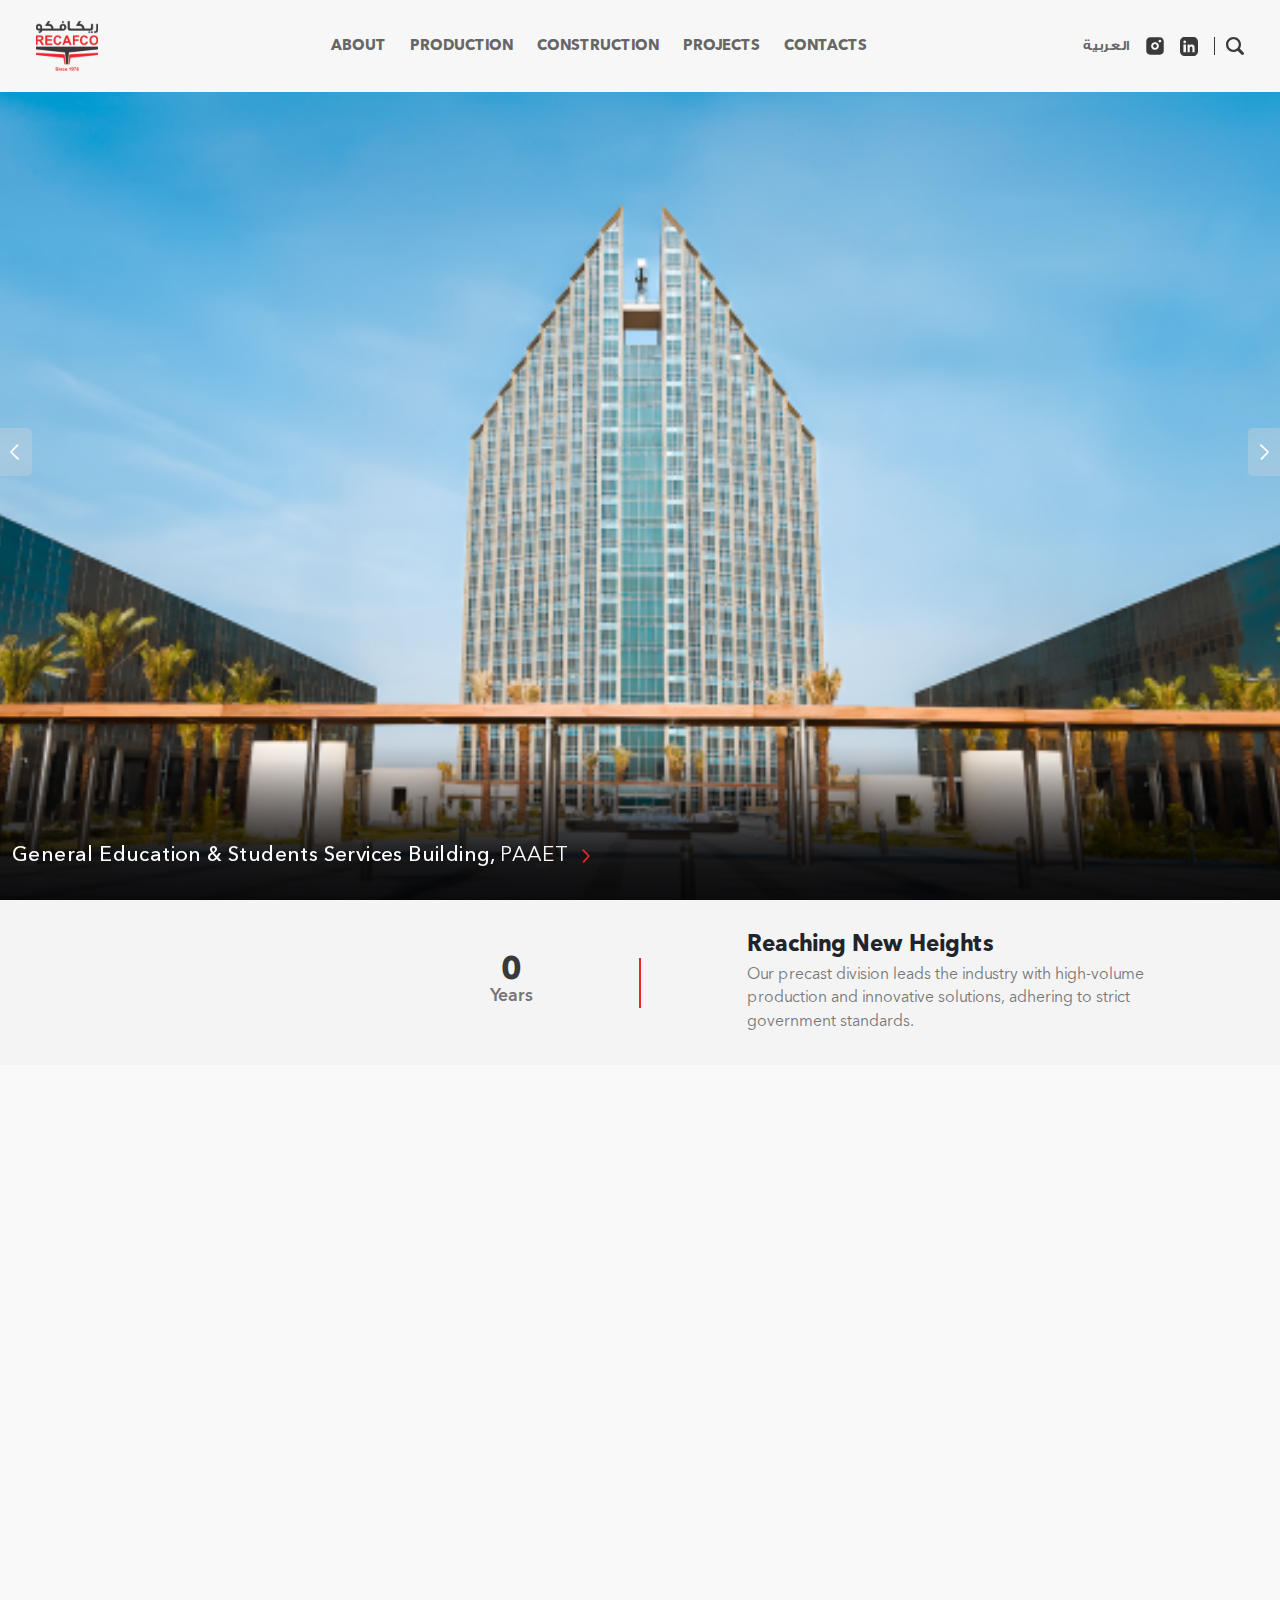
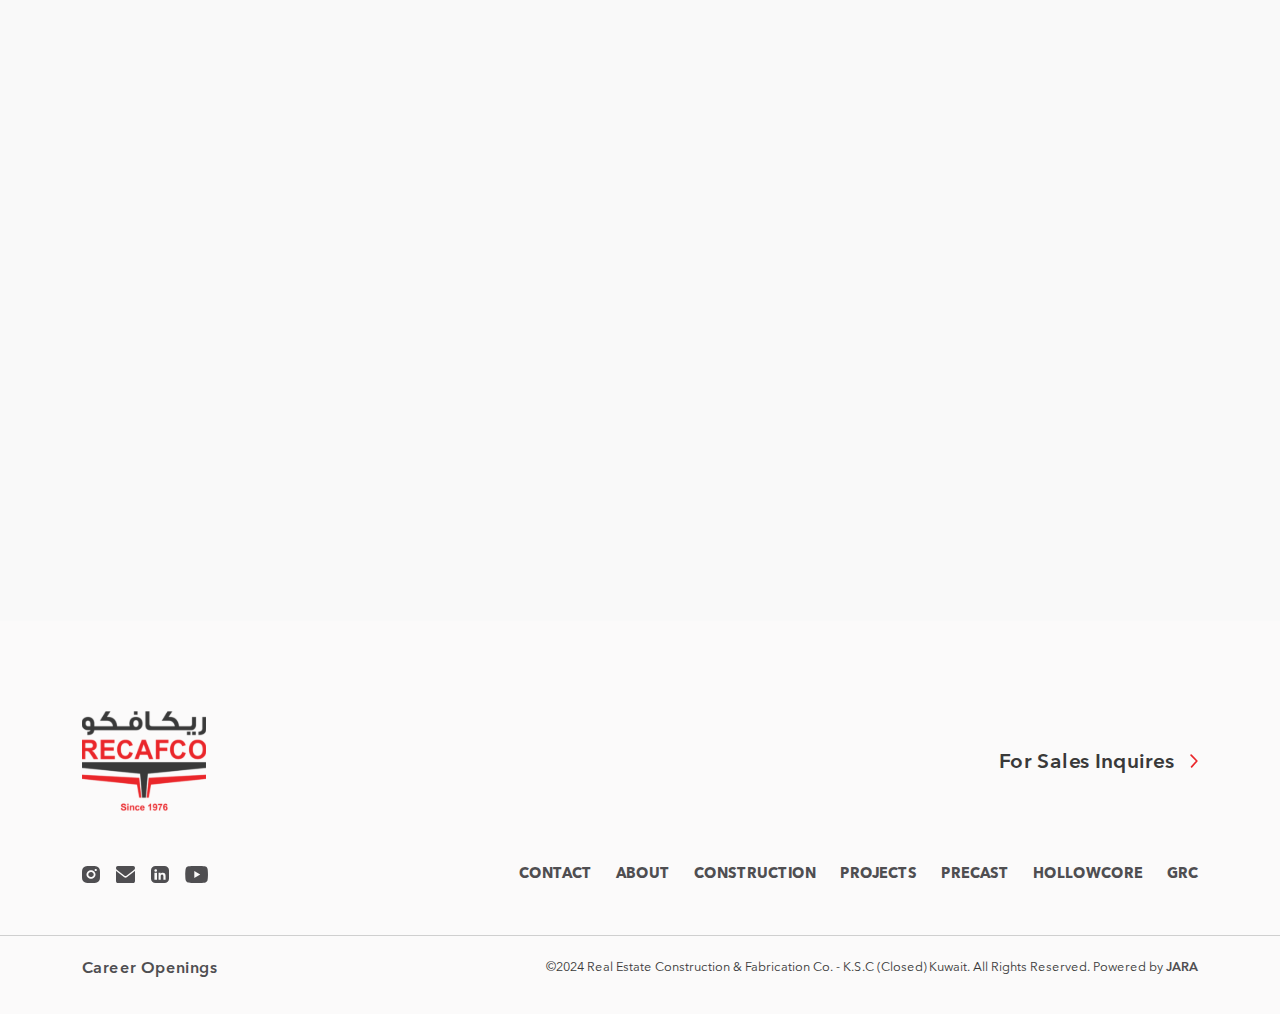
<file: index.html>
<!DOCTYPE html>
<html lang="en" dir="ltr">

<head>
    <!-- meta tag -->
    <meta charset="utf-8">
    <title>Recafco</title>
    <meta name="description" content="">
    <!-- responsive tag -->
    <meta http-equiv="x-ua-compatible" content="ie=edge">
    <meta name="viewport" content="width=device-width, initial-scale=1">
    <!-- favicon -->
    <link rel="apple-touch-icon" href="assets/images/fav/fav.png">
    <link rel="shortcut icon" type="image/x-icon" href="assets/images/fav/fav.png">
    <!-- bootstrap v5.3.3 css -->
    <link rel="stylesheet" type="text/css" href="assets/bootstrap/css/bootstrap.min.css">
    <!-- <link rel="stylesheet" type="text/css" href="assets/bootstrap/css/bootstrap.rtl.min.css"> -->
    <!-- Aos Animation css -->
    <link rel="stylesheet" type="text/css" href="assets/aos/css/aos.css">
    <!--Font-awesome-->
    <link rel="stylesheet" href="https://cdnjs.cloudflare.com/ajax/libs/font-awesome/6.4.2/css/all.min.css" />
    <!-- Swiper Slider css -->
    <link rel="stylesheet" type="text/css" href="assets/swiper/css/swiper-bundle.min.css">
    <!-- style css -->
    <link rel="stylesheet" type="text/css" href="assets/sass/general.css">
    <link rel="preconnect" href="https://fonts.googleapis.com">
    <link rel="preconnect" href="https://fonts.gstatic.com" crossorigin>
    <link
        href="https://fonts.googleapis.com/css2?family=Inria+Serif:ital,wght@0,300;0,400;0,700;1,300;1,400;1,700&display=swap"
        rel="stylesheet">
    <script src="assets/js/gsap.min.js"></script>
    <!--[if lt IE 9]>
            <script src="https://oss.maxcdn.com/html5shiv/3.7.2/html5shiv.min.js"></script>
            <script src="https://oss.maxcdn.com/respond/1.4.2/respond.min.js"></script>
    <![endif]-->
</head>

<body id="vertical">
    <!--Preloader-->
    <div id="preloader-background">
        <div id="circle-loader"></div>
        <img id="centre-logo" src="assets/images/logo/color-recafco-logo.svg" alt="logo" />
    </div>
    <!--Header-->
    <header data-lenis-prevent>
        <nav class="navbar navbar-expand-lg menu-sticky">
            <div class="container-fluid">
                <a class="navbar-brand desktop-only" href="index.html">
                    <img  src="assets/images/logo/color-recafco-logo.svg" alt="Logo" />
                </a>
                <button class="navbar-toggle" type="button" data-bs-toggle="collapse"
                    data-bs-target="#navbarSupportedContent" aria-controls="navbarSupportedContent"
                    aria-expanded="false" aria-label="Toggle navigation">
                    <img src="assets/images/icon/menubtton.svg" alt="icon" />
                </button>
                <div class="collapse navbar-collapse" id="navbarSupportedContent">
                    <!----------------------------------------------------------------->
                    <div class="header-nav-mobile-only">
                        <img src="assets/images/logo/color-recafco-logo.svg" alt="Logo" />
                        <a href="#" class="language-btn">العربية</a>
                    </div>
                    <!----------------------------------------------------------------->
                    <ul class="navbar-nav me-auto mb-2 mb-lg-0">
                        <li class="nav-item">
                            <a class="nav-link " aria-current="page" href="about.html">about</a>
                            <img class="icon-mobile" src="assets/images/icon/arrow-nav.svg" alt="icon" />
                        </li>
                        <li class="nav-item">
                            <a class="nav-link" href="production.html">Production</a>
                            <img class="icon-mobile" src="assets/images/icon/arrow-nav.svg" alt="icon" />
                        </li>
                        <li class="nav-item">
                            <a class="nav-link" href="construction.html">Construction</a>
                            <img class="icon-mobile" src="assets/images/icon/arrow-nav.svg" alt="icon" />
                        </li>
                        <li class="nav-item">
                            <a class="nav-link" href="all-projects.html">Projects</a>
                            <img class="icon-mobile" src="assets/images/icon/arrow-nav.svg" alt="icon" />
                        </li>
                        <li class="nav-item">
                            <a class="nav-link" href="help.html">contacts</a>
                            <img class="icon-mobile" src="assets/images/icon/arrow-nav.svg" alt="icon" />
                        </li>
                        <li class="icon-mobile">
                            <div class="input-group d-flex align-items-center justify-content-between">
                                <input type="text" class="form-control" placeholder="Scientific Center"
                                    aria-label="Recipient's username" aria-describedby="basic-addon2">
                                <div class="input-group-append">
                                    <a href="not-found.html" class="btn" type="button">
                                        <img src="assets/images/icon/search.svg" alt="icon" />
                                    </a>
                                </div>
                            </div>
                        </li>
                    </ul>
                    <div class="navbar-other-option d-flex align-items-center gap-3">
                        <a href="#">العربية</a>
                        <a href="#">
                            <img src="assets/images/icon/nav-instagram.svg" alt="icon" />
                        </a>
                        <a href="#">
                            <img src="assets/images/icon/nav-linkedin.svg" alt="icon" />
                        </a>
                        <button class="accordion-button collapsed" type="button" data-bs-toggle="collapse"
                            data-bs-target="#collapseTwo" aria-expanded="false" aria-controls="collapseTwo">
                            <img class="search" src="assets/images/icon/search.svg" alt="icon" />
                            <img class="close" src="assets/images/icon/close.svg" alt="icon" />
                        </button>
                    </div>
                </div>
            </div>
        </nav>
        <div class="container-fluid p-0">
            <div class="accordion-item desktop-only">
                <div id="collapseTwo" class="accordion-collapse collapse" data-bs-parent="#accordionExample">
                    <div class="input-group">
                        <input type="text" class="form-control" placeholder="Search..."
                            aria-label="Recipient's username" aria-describedby="basic-addon2">
                        <div class="input-group-append">
                            <a href="not-found.html" type="button">
                                <img src="assets/images/icon/search.svg" alt="search">
                            </a>
                        </div>
                    </div>
                </div>
            </div>
        </div>
    </header>
    <div class="logo-mobile">
        <img src="assets/images/logo/color-recafco-logo.svg" alt="image" />
    </div>
    <!--main-slider-->
    <section class="home-main-slider position-relative">
        <!-- Swiper -->
        <div class="swiper mySwiper main-swiper">
            <div class="swiper-wrapper">
                <div class="swiper-slide position-relative">
                    <div class="image-slider">
                        <img class="d-block w-100 img-fluid" src="assets/images/slider/slider-one.PNG" alt="image" />
                    </div>
                    <div class="content-slider">
                        <div class="container-fluid">

                            <a href="#" class="button button--link hover-add-underline">
                                <span>General Education & students services building, <span>PAAet</span></span>
                                <img src="assets/images/icon/danger-arrow.svg" alt="icon" />
                            </a>
                            <div class="mobile-only-section button-group">
                                <a href="production.html" class="button button--link hover-add-underline">
                                    see projects
                                </a>
                                <a href="help.html" class="button dark-button button--link hover-add-underline">
                                    send inquiry
                                </a>
                            </div>
                        </div>
                    </div>
                </div>
                <div class="swiper-slide position-relative">
                    <div class="image-slider">
                        <img class="d-block w-100 img-fluid" src="assets/images/slider/slider-two.PNG" alt="image" />
                    </div>
                    <div class="content-slider">
                        <div class="container-fluid">
                            <a href="#" class="button button--link hover-add-underline">
                                <span>General Education</span>
                                <img src="assets/images/icon/danger-arrow.svg" alt="icon" />
                            </a>
                        </div>
                    </div>
                </div>
                <div class="swiper-slide position-relative">
                    <div class="image-slider">
                        <img class="d-block w-100 img-fluid" src="assets/images/slider/slider-three.PNG" alt="image" />
                    </div>
                    <div class="content-slider">
                        <div class="container-fluid">
                            <a href="#" class="button button--link hover-add-underline">
                                <span>General Education & students services building, <span>PAAet</span></span>
                                <img src="assets/images/icon/danger-arrow.svg" alt="icon" />
                            </a>
                        </div>
                    </div>
                </div>
                <div class="swiper-slide position-relative">
                    <div class="image-slider">
                        <img class="d-block w-100 img-fluid" src="assets/images/slider/slider-four.PNG" alt="image" />
                    </div>
                    <div class="content-slider">
                        <div class="container-fluid">
                            <a href="#" class="button button--link hover-add-underline">
                                <span>General Education</span>
                                <img src="assets/images/icon/danger-arrow.svg" alt="icon" />
                            </a>
                        </div>
                    </div>
                </div>
                <div class="swiper-slide position-relative">
                    <div class="image-slider">
                        <img class="d-block w-100 img-fluid" src="assets/images/slider/slider-five.PNG" alt="image" />
                    </div>
                    <div class="content-slider">
                        <div class="container-fluid">
                            <a href="#" class="button button--link hover-add-underline">
                                <span>General Education</span>
                                <img src="assets/images/icon/danger-arrow.svg" alt="icon" />
                            </a>
                        </div>
                    </div>
                </div>

            </div>
            <div class="swiper-button-next main-swiper-arrow">
                <img src="assets/images/icon/arrow-right.svg" alt="images" />
            </div>
            <div class="swiper-button-prev main-swiper-arrow">
                <img src="assets/images/icon/arrow-left.svg" alt="images" />
            </div>
        </div>
    </section>
    <!--Second Section-->
    <section class="second-section">
        <div class="container">
            <div class="second-section-content">
                <div class="row align-items-center">
                    <div class="col-lg-5 col-md-5 col-3">
                        <div class="d-flex flex-column align-items-end">
                            <div class="counter position-relative text-center">
                                <div class="counting" data-count="48">0</div>
                                <p>Years</p>
                            </div>
                        </div>
                    </div>
                    <div class="col-lg-2 col-md-2 col-1">
                        <div class="sperator position-relative"></div>
                    </div>
                    <div class="col-lg-5 col-md-5 col-8">
                        <h5 class="mb-1">Reaching new heights</h5>
                        <p>
                            Our precast division leads the industry with high-volume production and innovative
                            solutions,
                            adhering to strict government standards.
                        </p>
                    </div>
                </div>


            </div>
        </div>
    </section>
    <!--Mobile Section Only-->
    <section class="mobile-only-section about-home-section">
        <div class="container">
            <div class="row mb-3">
                <div class="col-6">
                    <div class="first-image">
                        <img class="w-100 img-fluid" src="assets/images/projects/proj1.png" alt="image"/>
                    </div>
                </div>
                <div class="col-6">
                    <div class="second-image">
                        <img class="w-100 img-fluid" src="assets/images/projects/proj2.PNG" alt="image"/>
                        <img class="w-100 img-fluid" src="assets/images/projects/proj3.PNG" alt="image"/>
                    </div>
                </div>
            </div>
            <div class="row">
                <div class="col-12">
                    <p>
                        <span>RECAFCO</span> powers Kuwait's growth with top-tier manufacturing & mega-projects, supporting <span>Kuwait 2035 vision.</span>
                    </p>
                    <a href="about.html" class="button button--primary bg-red hover-add-swipe">
                        About Recafco
                    </a>
                </div>
            </div>
        </div>
    </section>
    <!--Section swiper and counter-->
    <section class="details-section" data-aos="fade-up">
        <div class="container-fluid p-0">
            <div class="row align-items-center">
                <div class="col-lg-7 col-md-12 col-sm-12 p-0">
                    <div class="first-details-description">
                        <div class="row justify-content-end">
                            <div class="col-lg-7 col-md-12 col-sm-12">
                                <p>
                                    <span>RECAFCO</span> drives Kuwait's growth through exceptional manufacturing and
                                    mega-project execution, aligning with global standards and the <span>Kuwait 2035
                                        vision.</span>
                                </p>
                            </div>
                        </div>
                    </div>
                    <!---->
                    <div class="second-details-description">
                        <div class="row justify-content-end">
                            <div class="col-lg-7 col-md-12 col-sm-12">
                                <p>
                                    Advanced machinery fills our <span>80,000 m²</span> facility. One of the few
                                    companies ranked as <span>category 1</span> in general contracting by <span>Central
                                        Agency for Public Tenders.</span>
                                </p>
                            </div>
                        </div>
                    </div>
                </div>
                <div class="col-lg-5 col-md-12 col-sm-12 p-0">
                    <div class="interactive-section-image-part h-100">
                        <div class='container_sec'>
                            <div class='reveal'>
                                <img class="img-fluid w-100" src="assets/images/global-image/first-right.png"
                                    alt="image" />
                            </div>
                        </div>
                    </div>
                </div>
                <!---->
            </div>
        </div>
    </section>
    <!--Bulding Section-->
    <section class="bulding-section" data-aos="fade-up">
        <div class="container-fluid p-0">
            <div class="row align-items-center">
                <div class="col-lg-3 col-md-4 col-sm-12 p-0">
                    <div class="h-100">
                        <div class='container_sec'>
                            <div class='reveal'>
                                <img class="img-fluid w-100" src="assets/images/global-image/cars-bulding.svg"
                                    alt="image" />
                            </div>
                        </div>
                    </div>
                </div>
                <div class="col-lg-9 col-md-8 col-sm-12">
                    <div class="h-100 logo-content-section position-relative">
                        <div class="row justify-content-center">
                            <div class="swiper-button-next five-logo-arrow">
                                <img src="assets/images/icon/arrow-right.svg" alt="icon" />
                            </div>
                            <div class="swiper-button-prev five-logo-arrow">
                                <img src="assets/images/icon/arrow-left.svg" alt="icon" />
                            </div>
                            <!--Have script in the end of page Swiper -->
                            <div class="swiper mySwiper five-logo">
                                <div class="swiper-wrapper">
                                    <div class="swiper-slide">
                                        <div class="item text-center">
                                            <span class="d-flex align-items-center justify-content-center">
                                                <img class="d-block m-auto" src="assets/images/logo/iso-red.svg"
                                                    alt="logo" />
                                            </span>
                                            <p>iSO 9001<br>
                                                Quality management</p>
                                        </div>
                                    </div>
                                    <div class="swiper-slide">
                                        <div class="item text-center">
                                            <span class="d-flex align-items-center justify-content-center">
                                                <img class="d-block m-auto" src="assets/images/logo/iso-red.svg"
                                                    alt="logo" />
                                            </span>
                                            <p>ISO 14001 <br> Environment</p>
                                        </div>
                                    </div>
                                    <div class="swiper-slide">
                                        <div class="item text-center">
                                            <span class="d-flex align-items-center justify-content-center">
                                                <img class="d-block m-auto" src="assets/images/logo/iso-red.svg"
                                                    alt="logo" />
                                            </span>
                                            <p>ISO 45001 <br> health & safety </p>
                                        </div>
                                    </div>
                                    <div class="swiper-slide">
                                        <div class="item text-center">
                                            <span class="d-flex align-items-center justify-content-center">
                                                <img class="d-block m-auto" src="assets/images/logo/iso-check.svg"
                                                    alt="logo" />
                                            </span>
                                            <p>ISO 55001 <br> Asset Management </p>
                                        </div>
                                    </div>
                                    <div class="swiper-slide">
                                        <div class="item text-center">
                                            <span class="d-flex align-items-center justify-content-center">
                                                <img class="d-block m-auto" src="assets/images/logo/iso.svg"
                                                    alt="logo" />
                                            </span>
                                            <p>ISO 50001 <br> Energy Management </p>
                                        </div>
                                    </div>
                                </div>
                            </div>
                        </div>
                    </div>
                </div>
            </div>
        </div>
    </section>
    <!--Section-->
    <section class="logo-with-description" data-aos="fade-up">
        <div class="container-fluid p-0">
            <div class="row align-items-center">
                <div class="col-lg-9 col-md-8 col-sm-12 p-0">
                    <div class="h-100 logo-content-section position-relative">
                        <div class="row justify-content-center">
                            <div class="col-lg-11 col-md-12">
                                <div class="col-lg-11 col-md-10">
                                    <div class="swiper-button-next three-logo-arrow">
                                        <img src="assets/images/icon/arrow-right.svg" alt="icon" />
                                    </div>
                                    <div class="swiper-button-prev three-logo-arrow">
                                        <img src="assets/images/icon/arrow-left.svg" alt="icon" />
                                    </div>
                                </div>
                            </div>
                            <div class="col-lg-10 col-md-11">
                                <!--Have script in the end of page Swiper -->
                                <div class="swiper mySwiper three-logo">
                                    <div class="swiper-wrapper">
                                        <div class="swiper-slide">
                                            <div class="item  text-center">
                                                <img class="d-block m-auto" src="assets/images/logo/pci.PNG"
                                                    alt="logo" />
                                                <p>Precast/prestressed Concrete Institute</p>
                                            </div>
                                        </div>
                                        <div class="swiper-slide">
                                            <div class="item  text-center">
                                                <img class="d-block m-auto" src="assets/images/logo/cfa.PNG"
                                                    alt="logo" />
                                                <p>Concrete Foundation association</p>
                                            </div>
                                        </div>
                                        <div class="swiper-slide">
                                            <div class="item  text-center">
                                                <img class="d-block m-auto" src="assets/images/logo/aci.PNG"
                                                    alt="logo" />
                                                <p>American concrete institute</p>
                                            </div>
                                        </div>
                                    </div>

                                </div>

                            </div>
                        </div>
                    </div>
                </div>
                <!---->
                <div class="col-lg-3 col-md-4 col-sm-12 p-0">
                    <div class="h-100">
                        <div class='container_sec'>
                            <div class='reveal'>
                                <img class="img-fluid w-100" src="assets/images/global-image/right-part.png"
                                    alt="image" />
                            </div>
                        </div>
                    </div>
                </div>
            </div>
        </div>
    </section>
    <!--Section swiper and counter-->
    <section class="interactive-section" data-aos="fade-up">
        <div class="container-fluid p-0">
            <div class="row align-items-center">
                <div class="col-lg-3 col-md-4 col-sm-12 p-0">
                    <div class="interactive-section-image-part h-100">
                        <div class='container_sec'>
                            <div class='reveal'>
                                <img class="img-fluid w-100" src="assets/images/global-image/image-swiper-counter.png"
                                    alt="image" />
                            </div>
                        </div>
                    </div>
                </div>
                <!---->
                <div class="col-lg-9 col-md-8 col-sm-12 p-0">
                    <div class="interactive-section-counter">
                        <div
                            class="item position-relative d-flex align-items-center justify-content-center flex-column">
                            <div class="counting-div d-flex align-items-center mb-2 gap-1">
                                <div class="counting" data-count="1000">0</div>
                                <span>+</span>
                            </div>
                            <p>Completed projects</p>
                        </div>
                        <!---->
                        <div
                            class="item position-relative d-flex align-items-center justify-content-center flex-column">
                            <div class="counting-div d-flex align-items-center mb-2 gap-1">
                                <div class="counting" data-count="500">0</div>
                                <span>+</span>
                            </div>
                            <p>Employees strong and growing</p>
                        </div>
                        <!---->
                        <div
                            class="item position-relative d-flex align-items-center justify-content-center flex-column">
                            <div class="counting-div d-flex align-items-center mb-2 gap-1">
                                <div class="counting" data-count="50">0</div>
                                <span>+</span>
                            </div>
                            <p>Awards won</p>
                        </div>
                    </div>
                    <!---->
                    <div class="interactive-section-swiper position-relative">
                        <div class="row justify-content-center">
                           
                            <div class="col-lg-10 col-md-11">
                                <!-- Swiper -->
                                <div class="swiper mySwiper clients">
                                    <div class="swiper-wrapper">
                                        <div class="swiper-slide">
                                            <div class="box">
                                                <img src="assets/images/client-logo/part.svg" alt="logo" />
                                            </div>
                                        </div>
                                        <!---->
                                        <div class="swiper-slide">
                                            <div class="box">
                                                <img src="assets/images/client-logo/part1.svg" alt="logo" />
                                            </div>
                                        </div>
                                        <!---->
                                        <div class="swiper-slide">
                                            <div class="box">
                                                <img src="assets/images/client-logo/part2.svg" alt="logo" />
                                            </div>
                                        </div>
                                        <!---->
                                        <div class="swiper-slide">
                                            <div class="box">
                                                <img src="assets/images/client-logo/part3.svg" alt="logo" />
                                            </div>
                                        </div>
                                        <!---->
                                        <div class="swiper-slide">
                                            <div class="box">
                                                <img src="assets/images/client-logo/part4.svg" alt="logo" />
                                            </div>
                                        </div>
                                        <!---->
                                        <div class="swiper-slide">
                                            <div class="box">
                                                <img src="assets/images/client-logo/part5.svg" alt="logo" />
                                            </div>
                                        </div>
                                        <!---->
                                        <div class="swiper-slide">
                                            <div class="box">
                                                <img src="assets/images/client-logo/part6.svg" alt="logo" />
                                            </div>
                                        </div>
                                        <!---->
                                        <div class="swiper-slide">
                                            <div class="box">
                                                <img src="assets/images/client-logo/part7.svg" alt="logo" />
                                            </div>
                                        </div>
                                        <!---->
                                        <div class="swiper-slide">
                                            <div class="box">
                                                <img src="assets/images/client-logo/part8.svg" alt="logo" />
                                            </div>
                                        </div>
                                        <!---->
                                    </div>
                                </div>
                            </div>
                        </div>
                    </div>
                </div>
            </div>
        </div>
    </section>
    <!---->
    <section class="build-together position-relative mobile-only">
        <div class="mobile-upper-text align-items-center justify-content-center flex-column row-gap-3">
            <h4>let’s build <span class="d-block">together</span></h4>
            <a href="help.html" class="button button--primary bg-red hover-add-swipe">
                view career openings
            </a>
        </div>
        <div class="flex-reverse p-0">
            <div
                class="build-together-absolute-box d-flex align-items-center justify-content-center flex-column row-gap-3">
                <span>let’s talk</span>
                <h4>need to reach us?</h4>
                <a href="help.html" class="button button--primary bg-red hover-add-swipe">
                    Contact us
                </a>
            </div>
            <div class="row">
                <div class="col-lg-8 col-md-9 col-sm-12">
                    <div class="build-together-image-part position-relative d-flex align-items-center"
                        style="background: url(assets/images/production/contact.PNG);">
                        <div class="text-image">
                            <h4>let’s build <span class="d-block">together</span></h4>
                            <a href="help.html" class="button button--primary bg-red hover-add-swipe">
                                view career openings
                            </a>
                        </div>
                    </div>
                </div>
            </div>
        </div>
    </section>
    <!--Footer-->
    <footer>
        <div class="container">
            <!---->
            <div class="footer__top d-flex align-items-center flex-wrap gap-5 row-gap-3">
                <div class="logo">
                    <img src="assets/images/logo/color-recafco-logo.svg" alt="Logo" />
                </div>
                <a href="#" class="button button--link hover-add-underline d-flex align-items-center gap-3">
                    <span>For sales inquires</span>
                    <img src="assets/images/icon/danger-arrow.svg" alt="icon" />
                </a>
            </div>
            <!---->
            <div class="footer__center d-flex flex-wrap align-items-center row-gap-4">
                <div class="social-media d-flex align-items-center gap-3">
                    <a href="#" target="_blank" class="d-block">
                        <img src="assets/images/icon/instagram.svg" alt="instagram" />
                    </a>
                    <a href="#" target="_blank" class="d-block">
                        <img src="assets/images/icon/mail.svg" alt="e-mail" />
                    </a>
                    <a href="#" target="_blank" class="d-block">
                        <img src="assets/images/icon/linked.svg" alt="linked in" />
                    </a>
                    <a href="#" target="_blank" class="d-block">
                        <img class="youtube" src="assets/images/icon/youtube.svg" alt="youtube" />
                    </a>
                </div>
                <!---->
                <div class="nav--footer">
                    <ul class="d-flex flex-wrap align-items-center justify-content-center">
                        <li><a href="help.html" target="_blank">Contact</a></li>
                        <li><a href="about.html" target="_blank">about</a></li>
                        <li><a href="construction.html" target="_blank">Construction</a></li>
                        <li><a href="all-projects.html" target="_blank">projects</a></li>
                        <li><a href="production.html" target="_blank">Precast</a></li>
                        <li><a href="production.html" target="_blank">Hollowcore</a></li>
                        <li><a href="production.html" target="_blank">GRC</a></li>
                    </ul>
                </div>
            </div>
        </div>
        <!---->
        <div class="footer__bottom">
            <div class="container">
                <div class="content d-flex flex-wrap align-items-center  row-gap-3">
                    <a href="#" class="text button button--link hover-add-underline d-flex align-items-center gap-3">
                        career openings
                    </a>
                    <p class="copyright">
                        ©2024 Real Estate Construction & Fabrication Co. - K.S.C (Closed) Kuwait. All Rights Reserved.
                        Powered by <a href="#">JARA</a>
                    </p>
                </div>
            </div>
        </div>
    </footer>
    <script src="assets/bootstrap/js/bootstrap.bundle.min.js"></script>
    <script src="https://cdnjs.cloudflare.com/ajax/libs/popper.js/1.14.3/umd/popper.min.js"></script>
    <!--JQuery Js-->
    <script src="assets/jq/jQuery.js"></script>
    <!-- AOS JS -->
    <script src="assets/aos/js/aos.js"></script>
    <!--ScrollTrigger-->
    <script src="assets/js/ScrollTrigger.min.js"></script>
    <!--lenis-->
    <script src="assets/js/lenis.js"></script>
    <script src="assets/js/imagesloaded.pkgd.min.js"></script>
    <script src="assets/js/script_lenis.js"></script>
    <!-- Swiper JS -->
    <script src="assets/swiper/js/swiper.min.js"></script>
    <!--Main Js-->
    <script src="assets/js/main.js"></script>
    <!--main-swiper-->
    <script>
        var swiperMain = new Swiper(".mySwiper.main-swiper", {
            autoplay: {
            delay: 5000,
            disableOnInteraction: false,
            },
            speed: 5000,
            loop:false,
            effect: 'fade',
            fadeEffect: {
                crossFade: true,
            },
            navigation: {
                nextEl: ".swiper-button-next.main-swiper-arrow",
                prevEl: ".swiper-button-prev.main-swiper-arrow",
            },
        });
    </script>
    <!-- Initialize Swiper -->
    <script>
        var swiperClients = new Swiper(".mySwiper.clients", {
            slidesPerView: 4,
            autoplay: {
            delay: 5000,
            disableOnInteraction: false,
            },
            autoplay: true,
            spaceBetween: 30,
            breakpoints: {
                0: {
                    slidesPerView: 4,
                },
                400: {
                    slidesPerView: 4,
                },
                880: {
                    slidesPerView: 4,
                },
                1025: {
                    slidesPerView: 6,
                },
                1366: {
                    slidesPerView: 7,
                }
            },
        });
    </script>
    <!-- Initialize three-logo -->
    <script>
        var swiperLogo = new Swiper(".mySwiper.three-logo", {
            breakpoints: {
                0: {
                    slidesPerView: 1,
                },
                400: {
                    slidesPerView: 2,
                },
                880: {
                    slidesPerView: 2,
                },
                1025: {
                    slidesPerView: 3,
                },
                1366: {
                    slidesPerView: 3,
                }
            },
            navigation: {
                nextEl: ".swiper-button-next.three-logo-arrow",
                prevEl: ".swiper-button-prev.three-logo-arrow",
            },
        });
    </script>
    <!--five-logo Swiper-->
    <script>
        var swiperFiveLogo = new Swiper(".mySwiper.five-logo", {
            spaceBetween: 10,
            breakpoints: {
                0: {
                    slidesPerView: 1,
                },
                400: {
                    slidesPerView: 2,
                },
                880: {
                    slidesPerView: 3,
                },
                1025: {
                    slidesPerView: 4,
                },
                1366: {
                    slidesPerView: 5,
                }
            },
            navigation: {
                nextEl: ".swiper-button-next.five-logo-arrow",
                prevEl: ".swiper-button-prev.five-logo-arrow",
            },
        });
    </script>
</body>

</html>
</file>
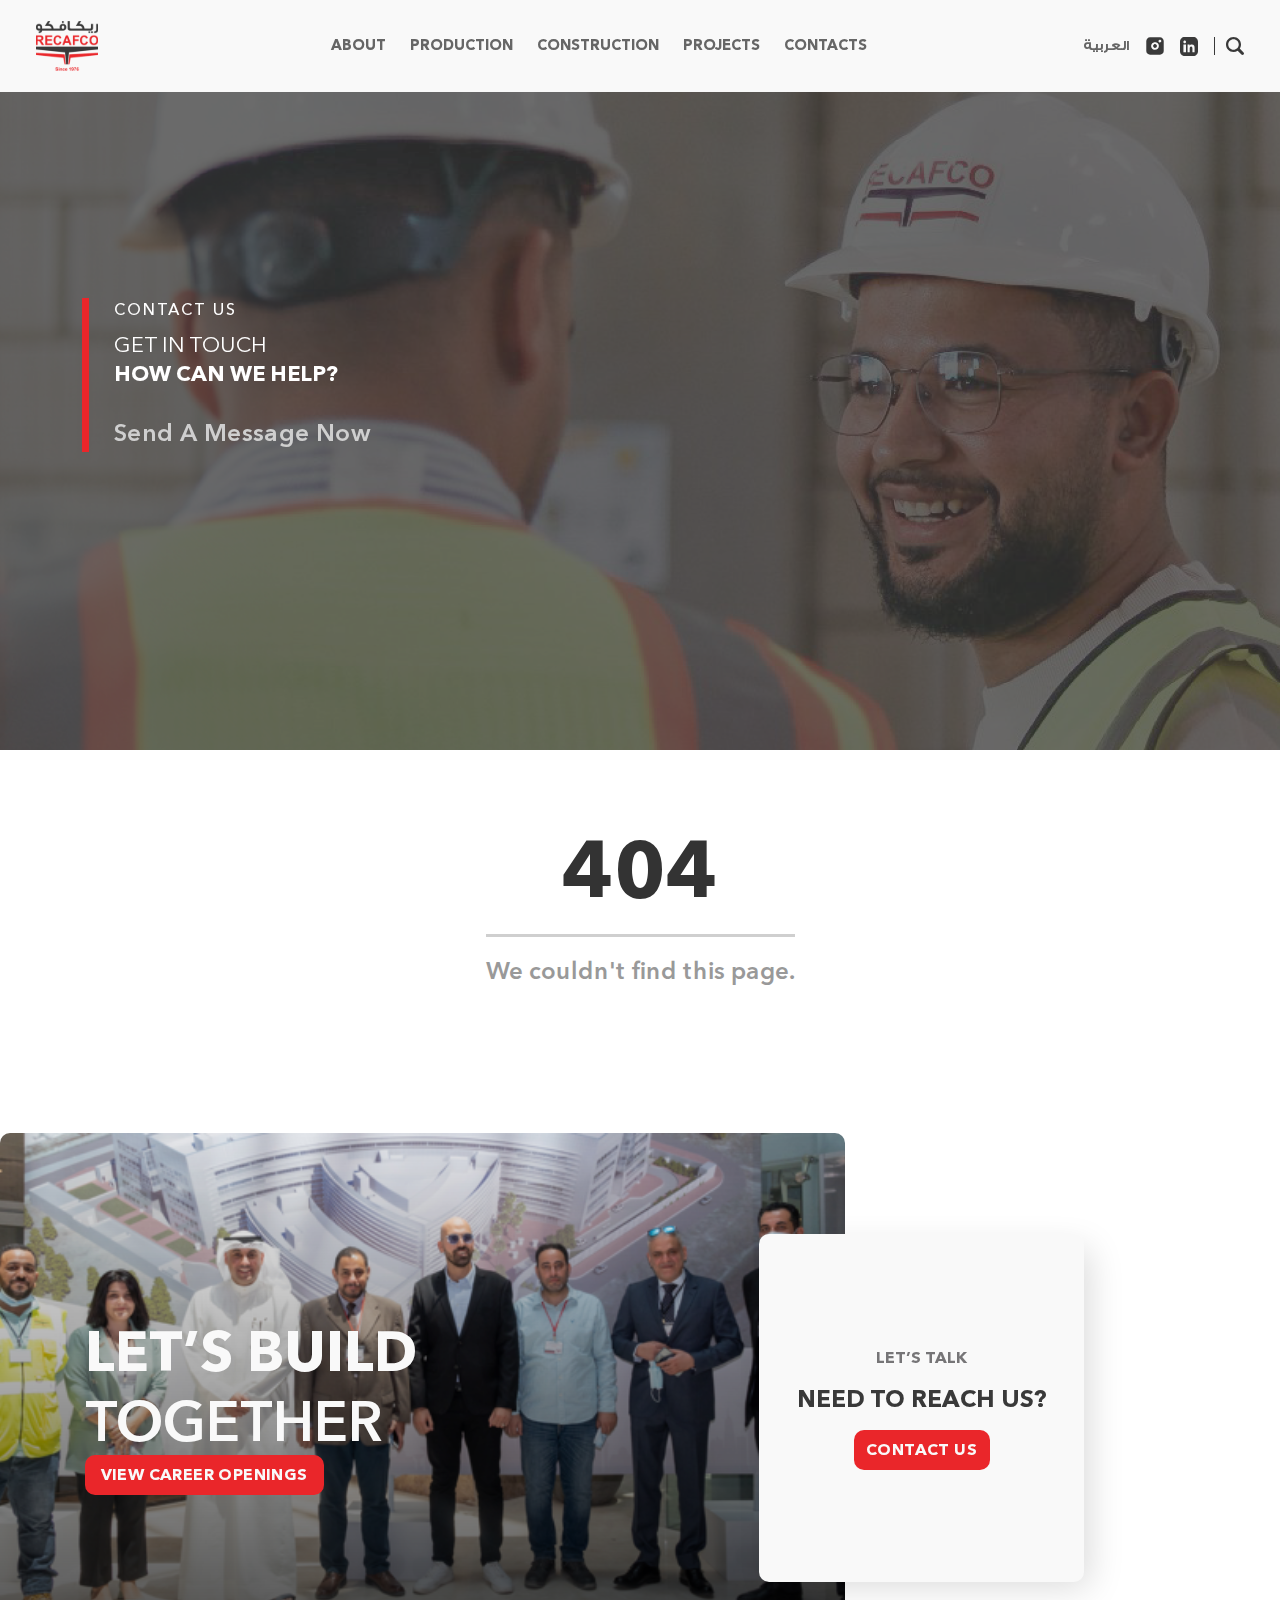
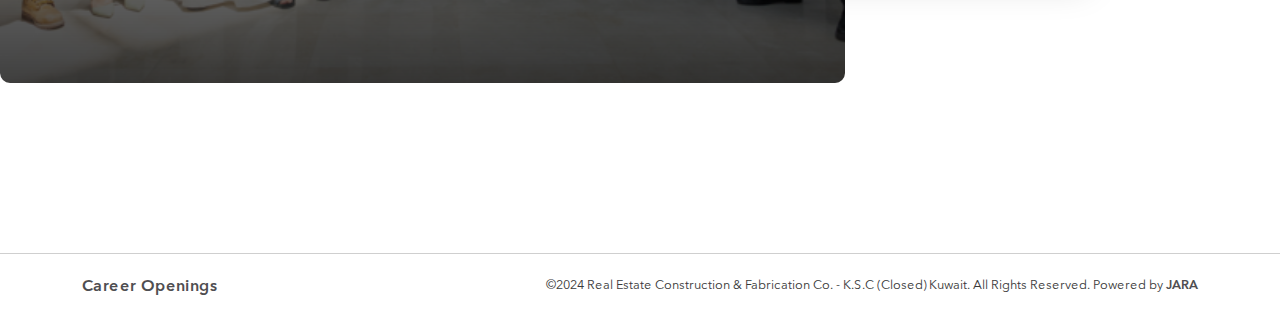
<file: 404-not-found.html>
<!DOCTYPE html>
<html lang="en" dir="ltr">

<head>
    <!-- meta tag -->
    <meta charset="utf-8">
    <title>Recafco</title>
    <meta name="description" content="">
    <!-- responsive tag -->
    <meta http-equiv="x-ua-compatible" content="ie=edge">
    <meta name="viewport" content="width=device-width, initial-scale=1">
    <!-- favicon -->
    <link rel="apple-touch-icon" href="assets/images/fav/fav.png">
    <link rel="shortcut icon" type="image/x-icon" href="assets/images/fav/fav.png">
    <!-- bootstrap v5.3.3 css -->
    <link rel="stylesheet" type="text/css" href="assets/bootstrap/css/bootstrap.min.css">
    <!-- Aos Animation css -->
    <link rel="stylesheet" type="text/css" href="assets/aos/css/aos.css">
    <!--Font-awesome-->
    <link rel="stylesheet" href="https://cdnjs.cloudflare.com/ajax/libs/font-awesome/6.4.2/css/all.min.css" />
    <!-- Swiper Slider css -->
    <link rel="stylesheet" type="text/css" href="assets/swiper/css/swiper-bundle.min.css">
    <!-- style css -->
    <link rel="stylesheet" type="text/css" href="assets/sass/general.css">
    <link rel="preconnect" href="https://fonts.googleapis.com">
    <link rel="preconnect" href="https://fonts.gstatic.com" crossorigin>
    <link
        href="https://fonts.googleapis.com/css2?family=Inria+Serif:ital,wght@0,300;0,400;0,700;1,300;1,400;1,700&display=swap"
        rel="stylesheet">
    <script src="assets/js/gsap.min.js"></script>
    <!--[if lt IE 9]>
            <script src="https://oss.maxcdn.com/html5shiv/3.7.2/html5shiv.min.js"></script>
            <script src="https://oss.maxcdn.com/respond/1.4.2/respond.min.js"></script>
    <![endif]-->
</head>

<body id="vertical">
    <!--Preloader-->
    <div id="preloader-background">
        <div id="circle-loader"></div>
        <img id="centre-logo" src="assets/images/logo/color-recafco-logo.svg" alt="logo" />
    </div>
     <!--Header-->
     <header class="header-with-bg" data-lenis-prevent>
        <nav class="navbar navbar-expand-lg menu-sticky">
            <div class="container-fluid">
                <a class="navbar-brand desktop-only" href="index.html">
                    <img src="assets/images/logo/color-recafco-logo.svg" alt="Logo" />
                </a>
                <button class="navbar-toggle" type="button" data-bs-toggle="collapse"
                    data-bs-target="#navbarSupportedContent" aria-controls="navbarSupportedContent"
                    aria-expanded="false" aria-label="Toggle navigation">
                    <img src="assets/images/icon/menubtton.svg" alt="icon" />
                </button>
                <div class="collapse navbar-collapse" id="navbarSupportedContent">
                    <!----------------------------------------------------------------->
                    <div class="header-nav-mobile-only">
                        <img src="assets/images/logo/color-recafco-logo.svg" alt="Logo" />
                        <a href="#" class="language-btn">العربية</a>
                    </div>
                    <!----------------------------------------------------------------->
                    <ul class="navbar-nav me-auto mb-2 mb-lg-0">
                        <li class="nav-item">
                            <a class="nav-link " aria-current="page" href="about.html">about</a>
                            <img class="icon-mobile" src="assets/images/icon/arrow-nav.svg" alt="icon" />
                        </li>
                        <li class="nav-item">
                            <a class="nav-link" href="production.html">Production</a>
                            <img class="icon-mobile" src="assets/images/icon/arrow-nav.svg" alt="icon" />
                        </li>
                        <li class="nav-item">
                            <a class="nav-link" href="construction.html">Construction</a>
                            <img class="icon-mobile" src="assets/images/icon/arrow-nav.svg" alt="icon" />
                        </li>
                        <li class="nav-item">
                            <a class="nav-link" href="all-projects.html">Projects</a>
                            <img class="icon-mobile" src="assets/images/icon/arrow-nav.svg" alt="icon" />
                        </li>
                        <li class="nav-item">
                            <a class="nav-link active" href="help.html">contacts</a>
                            <img class="icon-mobile" src="assets/images/icon/arrow-nav.svg" alt="icon" />
                        </li>
                        <li class="icon-mobile">
                            <div class="input-group d-flex align-items-center justify-content-between">
                                <input type="text" class="form-control" placeholder="Scientific Center"
                                    aria-label="Recipient's username" aria-describedby="basic-addon2">
                                <div class="input-group-append">
                                    <a href="not-found.html" class="btn" type="button">
                                        <img src="assets/images/icon/search.svg" alt="icon" />
                                    </a>
                                </div>
                            </div>
                        </li>
                    </ul>
                    <div class="navbar-other-option d-flex align-items-center gap-3">
                        <a href="#">العربية</a>
                        <a href="#">
                            <img src="assets/images/icon/nav-instagram.svg" alt="icon" />
                        </a>
                        <a href="#">
                            <img src="assets/images/icon/nav-linkedin.svg" alt="icon" />
                        </a>
                        <button class="accordion-button collapsed" type="button" data-bs-toggle="collapse"
                            data-bs-target="#collapseTwo" aria-expanded="false" aria-controls="collapseTwo">
                            <img class="search" src="assets/images/icon/search.svg" alt="icon" />
                            <img class="close" src="assets/images/icon/close.svg" alt="icon" />
                        </button>
                    </div>
                </div>
            </div>

        </nav>
        <div class="container-fluid p-0">
            <div class="accordion-item desktop-only">
                <div id="collapseTwo" class="accordion-collapse collapse" data-bs-parent="#accordionExample">
                    <div class="input-group">
                        <input type="text" class="form-control"
                           value="Kuwait Oil Tanker">
                        <div class="input-group-append">
                            <a href="not-found.html" type="button">
                                <img src="assets/images/icon/search.svg" alt="search">
                            </a>
                        </div>
                    </div>
                </div>
            </div>
        </div>
    </header>
    <div class="logo-mobile">
        <img src="assets/images/logo/white-logo.svg" alt="image"/>
    </div>
    <section data-aos="zoom-out-up" class="hero-section position-relative d-flex flex-column align-items-center justify-content-center"
    style="background: url(assets/images/global-image/contact-hero.PNG);">
    <div class="container">
        <div class="text-box">
            <span class="d-block mb-2" data-aos="fade-up" data-aos-duration="1200">
                contact us
            </span>
            <p class="mb-0" data-aos="fade-up" data-aos-duration="1200">
                get in touch
            </p>
            <h3 class="mb-4" data-aos="fade-up" data-aos-duration="1200">how can we help?</h3>
            <div class="tags d-flex flex-wrap align-items-center gap-3 row-gap-1" data-aos="fade-up" data-aos-duration="1200">
                <a href="#" class="button button--link hover-add-underline">Send a Message Now</a>
            </div>
        </div>
    </div>
</section>
  <section class="not-found">
    <div class="container text-center">
        <div class="error-code">404</div>
        <div class="error-message">We couldn't find this page.</div>
    </div>
  </section>
   

    <!---->
    <section class="build-together position-relative bg-white">
        <div class="mobile-upper-text align-items-center justify-content-center flex-column row-gap-3">
            <h4>let’s build <span class="d-block">together</span></h4>
            <a href="help.html" class="button button--primary bg-red hover-add-swipe">
                view career openings
            </a>
        </div>
        <div class="flex-reverse p-0">
            <div
                class="build-together-absolute-box d-flex align-items-center justify-content-center flex-column row-gap-3">
                <span>let’s talk</span>
                <h4>need to reach us?</h4>
                <a href="help.html" class="button button--primary bg-red hover-add-swipe">
                    Contact us
                </a>
            </div>
            <div class="row">
                <div class="col-lg-8 col-md-9 col-sm-12">
                    <div class="build-together-image-part position-relative d-flex align-items-center"
                        style="background: url(assets/images/production/contact.PNG);">
                        <div class="text-image">
                            <h4>let’s build <span class="d-block">together</span></h4>
                            <a href="help.html" class="button button--primary bg-red hover-add-swipe">
                                view career openings
                            </a>
                        </div>
                    </div>
                </div>
            </div>
        </div>
    </section>
    <!---->
    <!--Footer-->
    <footer class="white-bg">
        <div class="footer__bottom">
            <div class="container">
                <div class="content d-flex flex-wrap align-items-center  row-gap-3">
                    <a href="#" class="text button button--link hover-add-underline d-flex align-items-center gap-3">
                        career openings
                    </a>
                    <p class="copyright">
                        ©2024 Real Estate Construction & Fabrication Co. - K.S.C (Closed) Kuwait. All Rights Reserved.
                        Powered by <a href="#">JARA</a>
                    </p>
                </div>
            </div>
        </div>
    </footer>


    <script src="assets/bootstrap/js/bootstrap.bundle.min.js"></script>
    <script src="https://cdnjs.cloudflare.com/ajax/libs/popper.js/1.14.3/umd/popper.min.js"></script>
    <!--JQuery Js-->
    <script src="assets/jq/jQuery.js"></script>
    <!-- AOS JS -->
    <script src="assets/aos/js/aos.js"></script>
    <!--ScrollTrigger-->
    <script src="assets/js/ScrollTrigger.min.js"></script>
    <!--lenis-->
    <script src="assets/js/lenis.js"></script>
    <script src="assets/js/imagesloaded.pkgd.min.js"></script>
    <script src="assets/js/script_lenis.js"></script>
    <!-- Swiper JS -->
    <script src="assets/swiper/js/swiper.min.js"></script>
    <!--Main Js-->
    <script src="assets/js/main.js"></script>

</body>

</html>
</file>
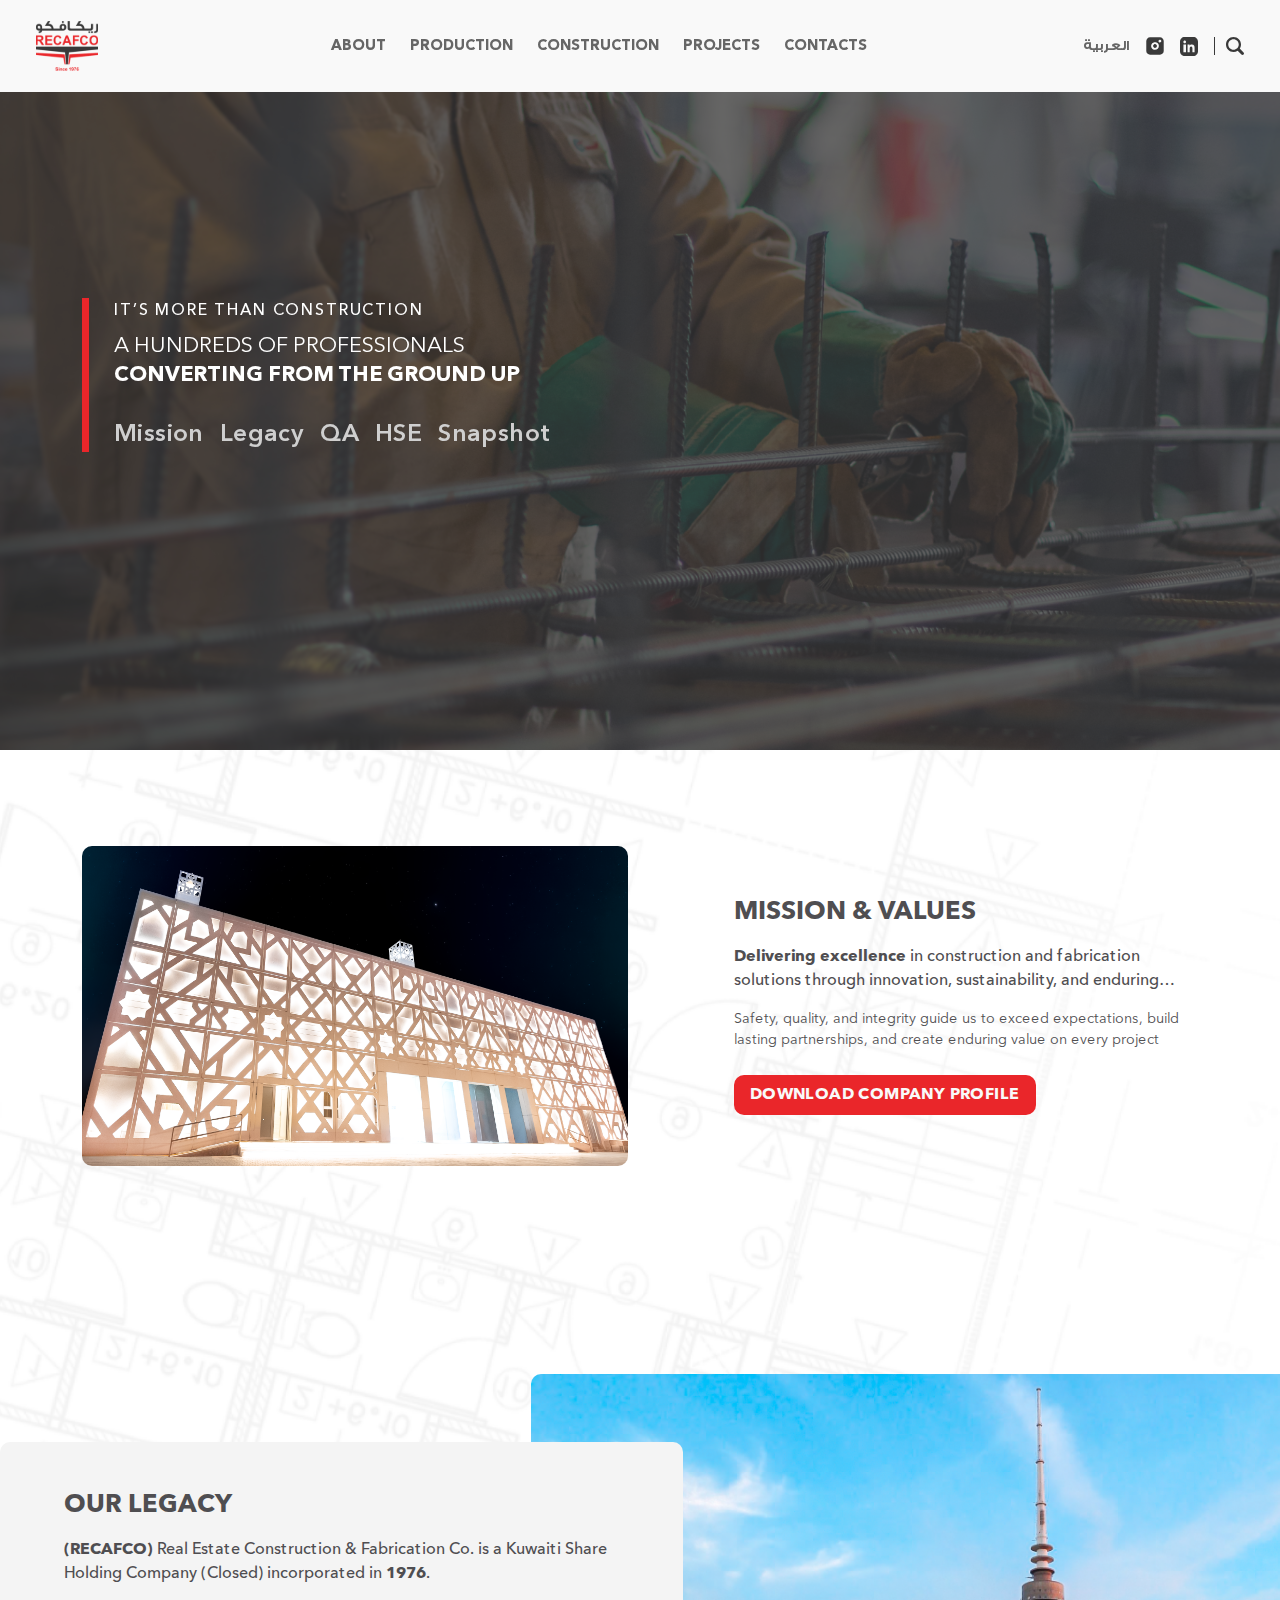
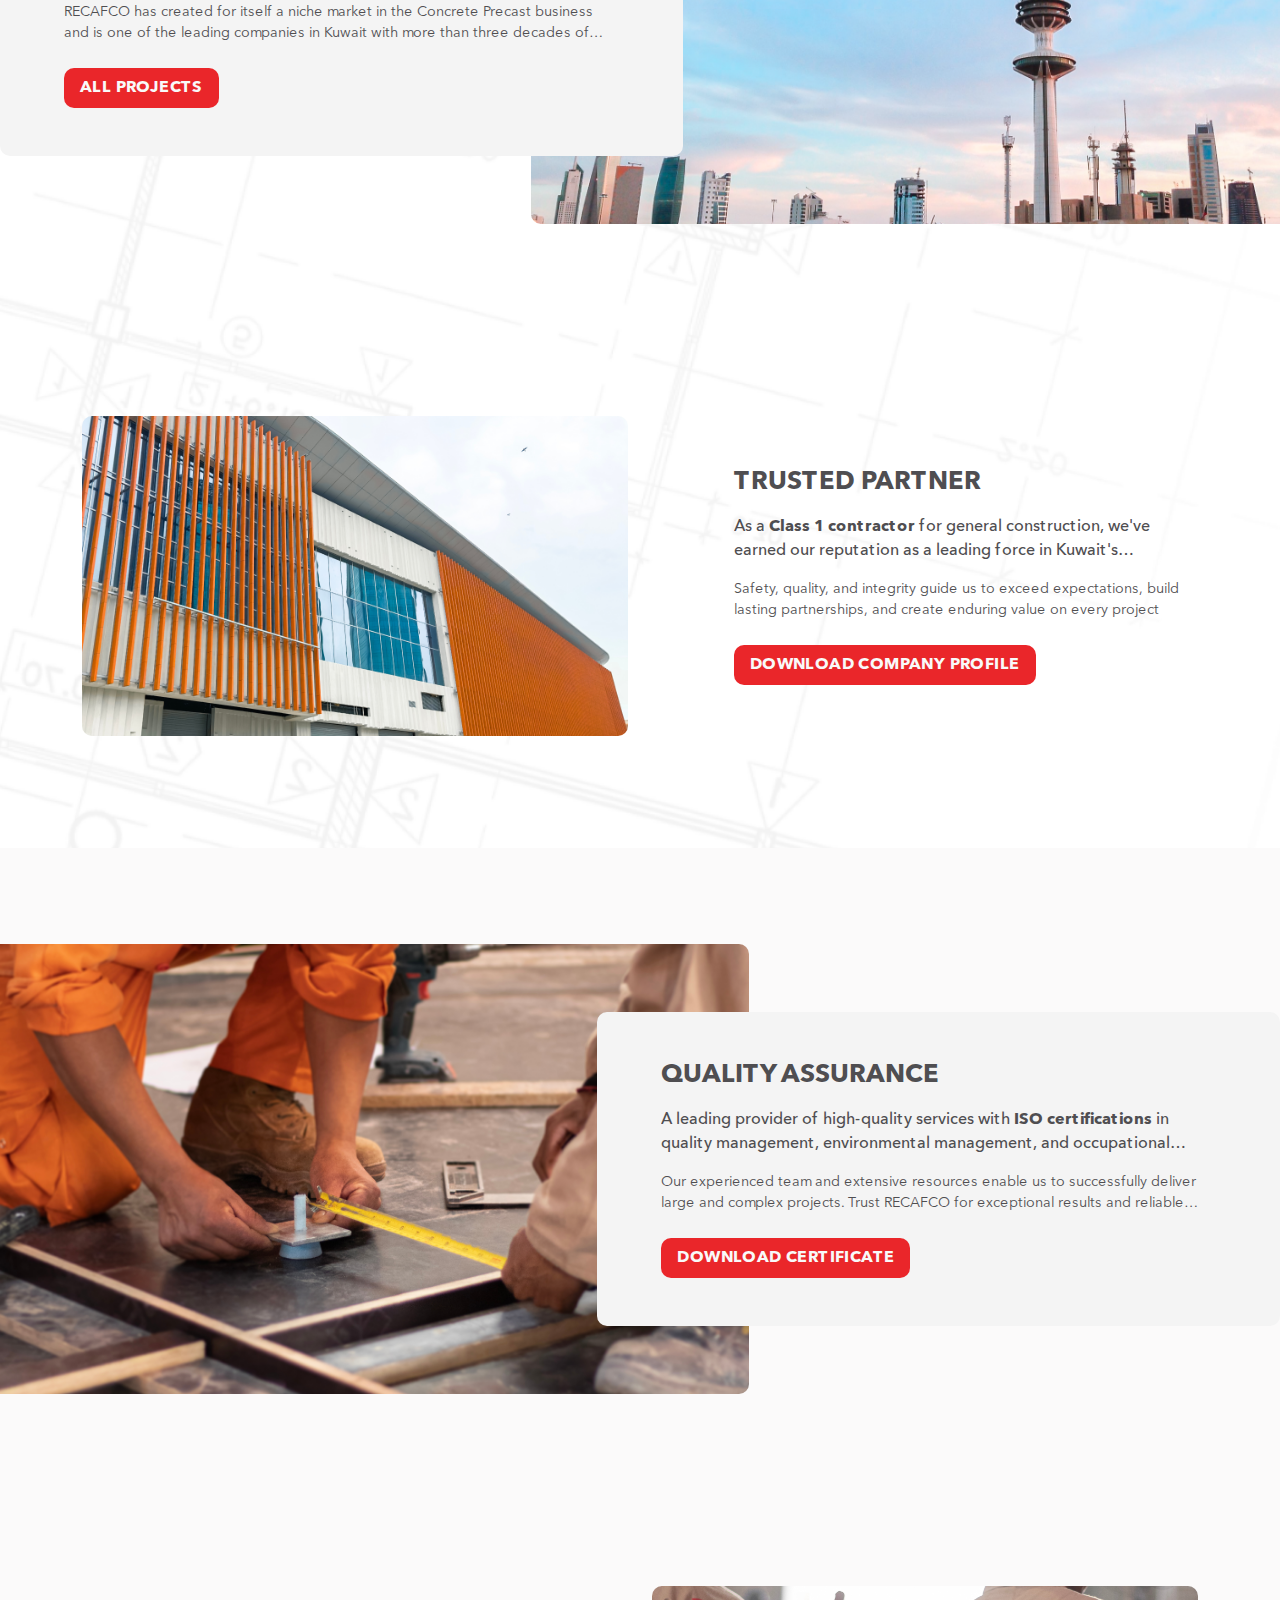
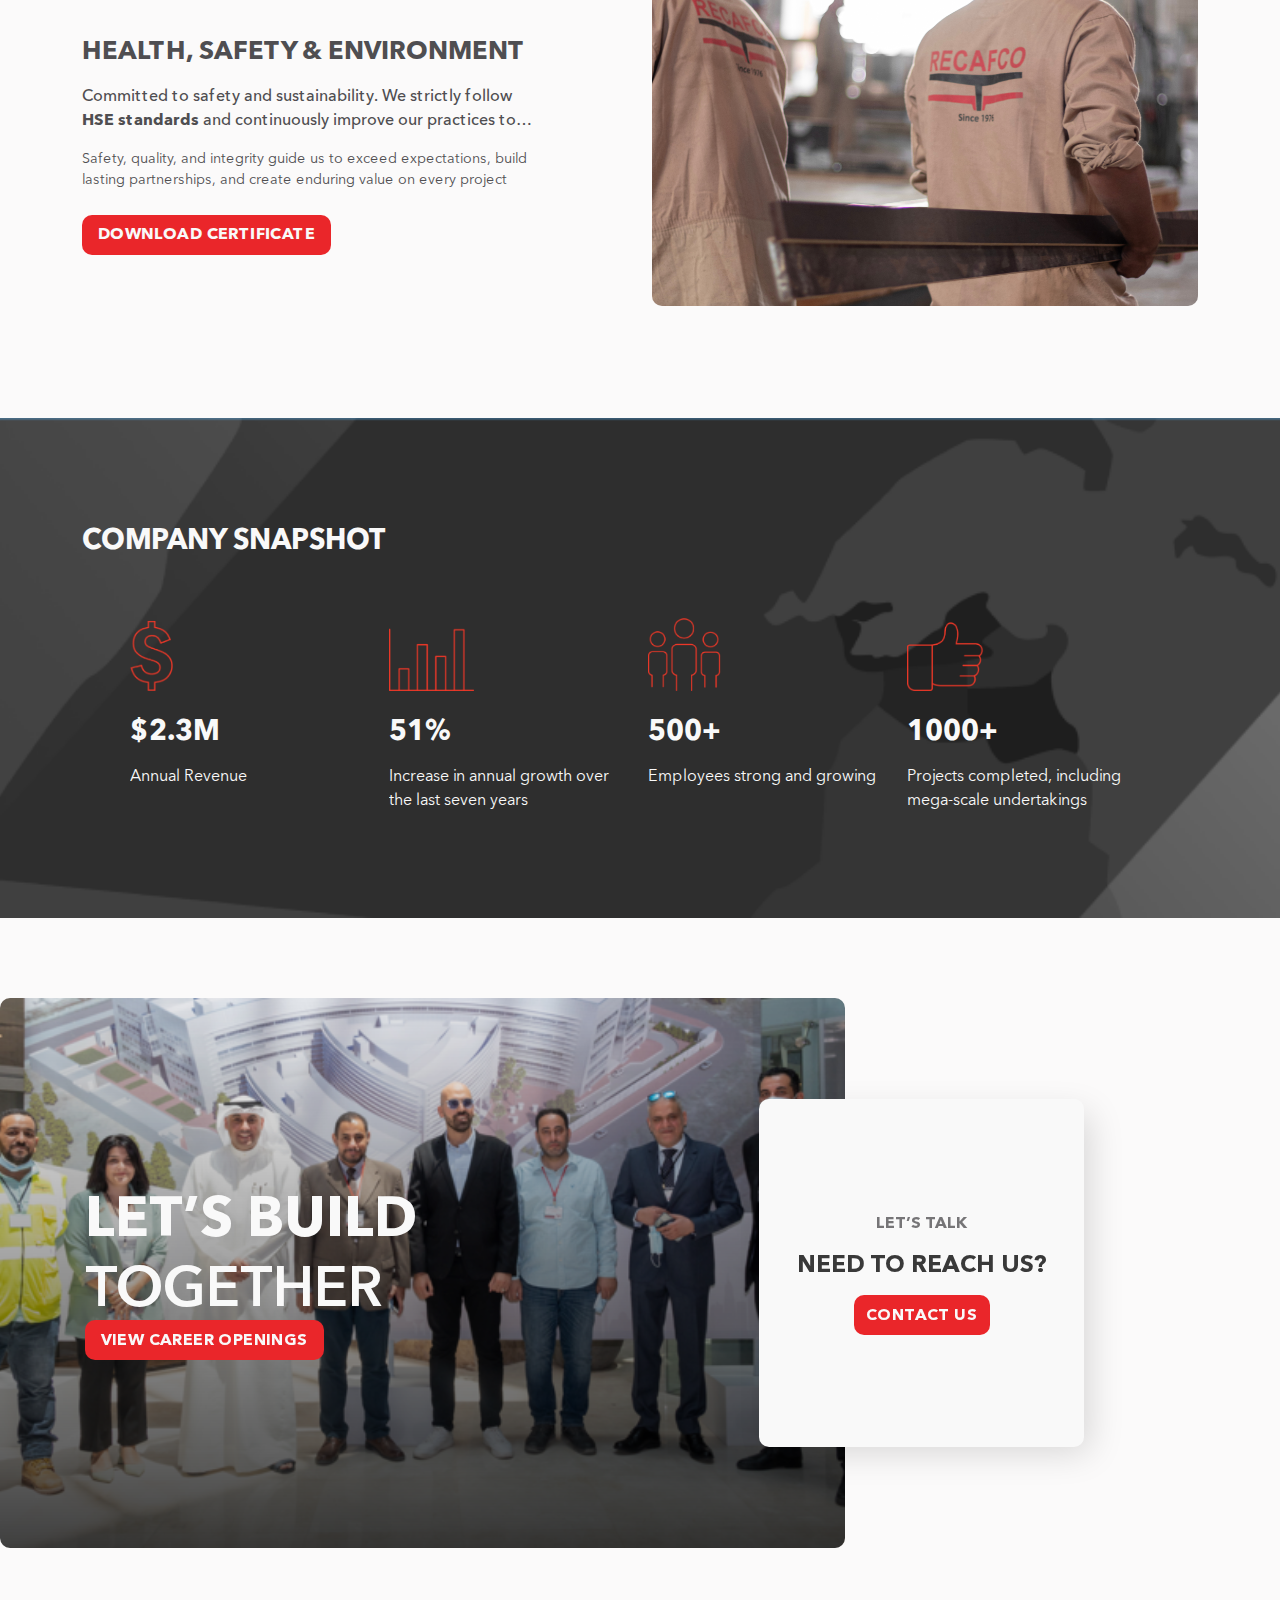
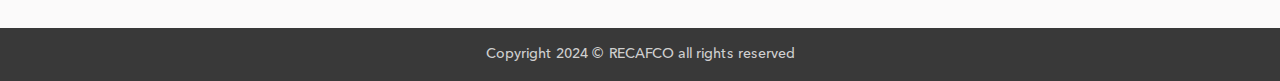
<file: about.html>
<!DOCTYPE html>
<html lang="en" dir="ltr">

<head>
    <!-- meta tag -->
    <meta charset="utf-8">
    <title>Recafco</title>
    <meta name="description" content="">
    <!-- responsive tag -->
    <meta http-equiv="x-ua-compatible" content="ie=edge">
    <meta name="viewport" content="width=device-width, initial-scale=1">
    <!-- favicon -->
    <link rel="apple-touch-icon" href="assets/images/fav/fav.png">
    <link rel="shortcut icon" type="image/x-icon" href="assets/images/fav/fav.png">
    <!-- bootstrap v5.3.3 css -->
    <link rel="stylesheet" type="text/css" href="assets/bootstrap/css/bootstrap.min.css">
    <!-- Aos Animation css -->
    <link rel="stylesheet" type="text/css" href="assets/aos/css/aos.css">
    <!--Font-awesome-->
    <link rel="stylesheet" href="https://cdnjs.cloudflare.com/ajax/libs/font-awesome/6.4.2/css/all.min.css" />
    <!-- Swiper Slider css -->
    <link rel="stylesheet" type="text/css" href="assets/swiper/css/swiper-bundle.min.css">
    <!-- style css -->
    <link rel="stylesheet" type="text/css" href="assets/sass/general.css">
    <link rel="preconnect" href="https://fonts.googleapis.com">
    <link rel="preconnect" href="https://fonts.gstatic.com" crossorigin>
    <link
        href="https://fonts.googleapis.com/css2?family=Inria+Serif:ital,wght@0,300;0,400;0,700;1,300;1,400;1,700&display=swap"
        rel="stylesheet">
    <script src="assets/js/gsap.min.js"></script>
    <!--[if lt IE 9]>
            <script src="https://oss.maxcdn.com/html5shiv/3.7.2/html5shiv.min.js"></script>
            <script src="https://oss.maxcdn.com/respond/1.4.2/respond.min.js"></script>
    <![endif]-->
</head>

<body id="vertical">
    <!--Preloader-->
    <div id="preloader-background">
        <div id="circle-loader"></div>
        <img id="centre-logo" src="assets/images/logo/color-recafco-logo.svg" alt="logo" />
    </div>
    <div class="about-page">
        <!--Header-->
        <header class="header-with-bg" data-lenis-prevent>
            <nav class="navbar navbar-expand-lg menu-sticky">
                <div class="container-fluid">
                    <a class="navbar-brand desktop-only" href="index.html">
                        <img src="assets/images/logo/color-recafco-logo.svg" alt="Logo" />
                    </a>
                    <button class="navbar-toggle" type="button" data-bs-toggle="collapse"
                        data-bs-target="#navbarSupportedContent" aria-controls="navbarSupportedContent"
                        aria-expanded="false" aria-label="Toggle navigation">
                        <img src="assets/images/icon/menubtton.svg" alt="icon" />
                    </button>
                    <div class="collapse navbar-collapse" id="navbarSupportedContent">
                        <!----------------------------------------------------------------->
                        <div class="header-nav-mobile-only">
                            <img src="assets/images/logo/color-recafco-logo.svg" alt="Logo" />
                            <a href="#" class="language-btn">العربية</a>
                        </div>
                        <!----------------------------------------------------------------->
                        <ul class="navbar-nav me-auto mb-2 mb-lg-0">
                            <li class="nav-item">
                                <a class="nav-link active" aria-current="page" href="about.html">about</a>
                                <img class="icon-mobile" src="assets/images/icon/arrow-nav.svg" alt="icon" />
                            </li>
                            <li class="nav-item">
                                <a class="nav-link" href="production.html">Production</a>
                                <img class="icon-mobile" src="assets/images/icon/arrow-nav.svg" alt="icon" />
                            </li>
                            <li class="nav-item">
                                <a class="nav-link" href="construction.html">Construction</a>
                                <img class="icon-mobile" src="assets/images/icon/arrow-nav.svg" alt="icon" />
                            </li>
                            <li class="nav-item">
                                <a class="nav-link" href="all-projects.html">Projects</a>
                                <img class="icon-mobile" src="assets/images/icon/arrow-nav.svg" alt="icon" />
                            </li>
                            <li class="nav-item">
                                <a class="nav-link" href="help.html">contacts</a>
                                <img class="icon-mobile" src="assets/images/icon/arrow-nav.svg" alt="icon" />
                            </li>
                            <li class="icon-mobile">
                                <div class="input-group d-flex align-items-center justify-content-between">
                                    <input type="text" class="form-control" placeholder="Scientific Center"
                                        aria-label="Recipient's username" aria-describedby="basic-addon2">
                                    <div class="input-group-append">
                                        <a href="not-found.html" class="btn" type="button">
                                            <img src="assets/images/icon/search.svg" alt="icon" />
                                        </a>
                                    </div>
                                </div>
                            </li>
                        </ul>
                        <div class="navbar-other-option d-flex align-items-center gap-3">
                            <a href="#">العربية</a>
                            <a href="#">
                                <img src="assets/images/icon/nav-instagram.svg" alt="icon" />
                            </a>
                            <a href="#">
                                <img src="assets/images/icon/nav-linkedin.svg" alt="icon" />
                            </a>
                            <button class="accordion-button collapsed" type="button" data-bs-toggle="collapse"
                                data-bs-target="#collapseTwo" aria-expanded="false" aria-controls="collapseTwo">
                                <img class="search" src="assets/images/icon/search.svg" alt="icon" />
                                <img class="close" src="assets/images/icon/close.svg" alt="icon" />
                            </button>
                        </div>
                    </div>
                </div>

            </nav>
            <div class="container-fluid p-0">
                <div class="accordion-item desktop-only">
                    <div id="collapseTwo" class="accordion-collapse collapse" data-bs-parent="#accordionExample">
                        <div class="input-group">
                            <input type="text" class="form-control" placeholder="Search..."
                                aria-label="Recipient's username" aria-describedby="basic-addon2">
                            <div class="input-group-append">
                                <a href="not-found.html" type="button">
                                    <img src="assets/images/icon/search.svg" alt="search">
                                </a>
                            </div>
                        </div>
                    </div>
                </div>
            </div>
        </header>
        <div class="logo-mobile">
            <img src="assets/images/logo/white-logo.svg" alt="image" />
        </div>
        <section data-aos="zoom-out-up"
            class="hero-section position-relative d-flex flex-column align-items-center justify-content-center"
            style="background: url(assets/images/global-image/about-banner.PNG);">
            <div class="container">
                <div class="text-box">
                    <span class="d-block mb-2" data-aos="fade-up" data-aos-duration="1200">
                        it’s more than construction
                    </span>
                    <p class="mb-0" data-aos="fade-up" data-aos-duration="1200">
                        A Hundreds of professionals
                    </p>
                    <h3 class="mb-4" data-aos="fade-up" data-aos-duration="1200">converting from the ground up</h3>
                    <div class="tags d-flex flex-wrap align-items-center gap-3 row-gap-1" data-aos="fade-up"
                        data-aos-duration="1200">
                        <a href="#" class="button button--link hover-add-underline">Mission</a>
                        <a href="#" class="button button--link hover-add-underline">Legacy</a>
                        <a href="#" class="button button--link hover-add-underline">QA</a>
                        <a href="#" class="button button--link hover-add-underline">HSE</a>
                        <a href="#" class="button button--link hover-add-underline">Snapshot</a>
                    </div>
                </div>
            </div>
        </section>
          <!--MISSION & VALUES-->
        <div class="about-section mission-vission padding-section" data-aos="fade-up">
            <div class="container">
                <div class="row align-items-center">
                    <div class="col-lg-6 col-md-5 col-sm-12 mb-3">
                        <div class="body-image-part">
                            <img class="d-block w-100 img-fluid" src="assets/images/about/mission.PNG"
                                alt="image" />
                        </div>
                    </div>
                    <!---->
                    <div class="col-lg-6 col-md-7 col-sm-12 mb-3">
                        <div class="body-description-part">
                            <h3 class="mb-3">MISSION & VALUES</h3>
                            <p class="mb-3">
                                <span>Delivering excellence</span> in construction and fabrication solutions through
                                innovation, sustainability, and enduring partnerships.
                            </p>
                            <span class="d-block more-details-text mb-4">Safety, quality, and integrity guide us to
                                exceed expectations, build lasting partnerships, and create enduring value on every
                                project</span>
                            <a href="#" class="button button--primary bg-red hover-add-swipe">
                                download company profile
                            </a>
                        </div>
                    </div>
                </div>
            </div>
        </div>
        <!--OUR LEGACY-->
        <div class="our-legacy position-relative padding-section">
            <div class="container-fluid p-0">
                <div class="body-description-part absolute-position">
                    <h3 class="mb-3">OUR LEGACY</h3>
                    <p class="mb-3">
                        <span>(RECAFCO)</span> Real Estate Construction & Fabrication Co. is a Kuwaiti Share Holding
                        Company (Closed) incorporated in <span>1976</span>.
                    </p>
                    <span class="d-block more-details-text mb-4"> RECAFCO has created for itself a niche market in
                        the
                        Concrete Precast business and is one of the leading companies in Kuwait with more than three
                        decades of experience. </span>
                    <a href="all-projects.html" class="button button--primary bg-red hover-add-swipe">
                        all projects
                    </a>
                </div>
                <div class="row align-items-center justify-content-end">
                    <div class="col-lg-7 col-md-10 p-0">
                        <div class='body-image-part'>
                            <img class="w-100 d-block img-fluid" src="assets/images/about/legancy.PNG"
                                alt="image" />
                        </div>
                    </div>
                </div>
            </div>
        </div>
        <!--MISSION & VALUES-->
        <div class="about-section mission-vission padding-section">
            <div class="container">
                <div class="row align-items-center">
                    <div class="col-lg-6 col-md-5 col-sm-12 mb-3">
                        <div class="body-image-part">
                            <img class="d-block w-100 img-fluid"
                                src="assets/images/global-image/image-swiper-counter.png" alt="image" />
                        </div>
                    </div>
                    <!---->
                    <div class="col-lg-6 col-md-7 col-sm-12 mb-3">
                        <div class="body-description-part">
                            <h3 class="mb-3">TRUSTED PARTNER</h3>
                            <p class="mb-3">
                                As a <span>Class 1 contractor</span> for general construction, we've earned our
                                reputation as a leading force in Kuwait's construction industry.
                            </p>
                            <span class="d-block more-details-text mb-4">Safety, quality, and integrity guide us to
                                exceed expectations, build lasting partnerships, and create enduring value on every
                                project</span>
                            <a href="#" class="button button--primary bg-red hover-add-swipe">
                                download company profile
                            </a>
                        </div>
                    </div>
                </div>
            </div>
        </div>
        <!--Quality Assurance-->
        <div class="quality-assurance position-relative padding-section bg-grey-section">
            <div class="container-fluid p-0">
                <div class="body-description-part absolute-position reverse-col">
                    <h3 class="mb-3">Quality Assurance</h3>
                    <p class="mb-3">
                        A leading provider of high-quality services with <span>ISO certifications</span> in quality
                        management, environmental management, and occupational health and safety.
                    </p>
                    <span class="d-block more-details-text mb-4">Our experienced team and extensive resources enable
                        us
                        to successfully deliver large and complex projects. Trust RECAFCO for exceptional results
                        and
                        reliable service.</span>
                    <a href="#" class="button button--primary bg-red hover-add-swipe">
                        Download certificate
                    </a>
                </div>
                <div class="row align-items-center justify-content-start">
                    <div class="col-lg-7 col-md-10 p-0">
                        <div class='body-image-part'>
                            <img class="w-100 d-block img-fluid" src="assets/images/about/about-quality.PNG"
                                alt="image" />
                        </div>
                    </div>
                </div>
            </div>
        </div>
        <!--------------->
        <div class="about-section reverse-mission-vission padding-section bg-grey-section">
            <div class="container">
                <div class="row align-items-center">
                    <!---->
                    <div class="col-lg-6 col-md-7 col-sm-12 mb-3">
                        <div class="body-description-part">
                            <h3 class="mb-3">Health, Safety
                                & Environment</h3>
                            <p class="mb-3">
                                Committed to safety and sustainability. We strictly follow <span>HSE
                                    standards</span>
                                and continuously improve our practices to create a safe work environment.
                            </p>
                            <span class="d-block more-details-text mb-4">Safety, quality, and integrity guide us to
                                exceed expectations, build lasting partnerships, and create enduring value on every
                                project</span>
                            <a href="#" class="button button--primary bg-red hover-add-swipe">
                                Download certificate
                            </a>
                        </div>
                    </div>
                    <div class="col-lg-6 col-md-5 col-sm-12 mb-3">
                        <div class="body-image-part">
                            <img class="d-block w-100 img-fluid" src="assets/images/about/about-recafco.PNG"
                                alt="image" />
                        </div>
                    </div>

                </div>
            </div>
        </div>
        <!--------------->
        <div class="company-snapshot">
            <div class="container">
                <h4 class="mb-5">COMPANY SNAPSHOT</h4>
                <div class="row justify-content-center">
                    <div class="col-lg-11 col-md-12">
                        <div class="company-snapshot-items">
                            <div class="item">
                                <img class="d-block" src="assets/images/icon/dollars.png" alt="image" />
                                <h3 class="mb-3">$2.3M</h3>
                                <p>Annual Revenue</p>
                            </div>
                            <!---->
                            <div class="item">
                                <img class="d-block" src="assets/images/icon/charts.png" alt="image" />
                                <h3 class="mb-3">51%</h3>
                                <p>Increase in annual growth over the last seven years</p>
                            </div>
                            <!---->
                            <div class="item">
                                <img class="d-block" src="assets/images/icon/users.png" alt="image" />
                                <h3 class="mb-3">500+</h3>
                                <p>Employees strong and growing</p>
                            </div>
                            <!---->
                            <div class="item">
                                <img class="d-block" src="assets/images/icon/hand.png" alt="image" />
                                <h3 class="mb-3">1000+</h3>
                                <p>Projects completed, including mega-scale undertakings</p>
                            </div>
                            <!---->
                        </div>
                    </div>
                </div>
            </div>
        </div>
        <!---->
        <section class="build-together position-relative bg-grey-section">
            <div class="mobile-upper-text align-items-center justify-content-center flex-column row-gap-3">
                <h4>let’s build <span class="d-block">together</span></h4>
                <a href="help.html" class="button button--primary bg-red hover-add-swipe">
                    view career openings
                </a>
            </div>
            <div class="flex-reverse p-0">
                <div
                    class="build-together-absolute-box d-flex align-items-center justify-content-center flex-column row-gap-3">
                    <span>let’s talk</span>
                    <h4>need to reach us?</h4>
                    <a href="help.html" class="button button--primary bg-red hover-add-swipe">
                        Contact us
                    </a>
                </div>
                <div class="row">
                    <div class="col-lg-8 col-md-9 col-sm-12">
                        <div class="build-together-image-part position-relative d-flex align-items-center"
                            style="background: url(assets/images/production/contact.PNG);">
                            <div class="text-image">
                                <h4>let’s build <span class="d-block">together</span></h4>
                                <a href="help.html" class="button button--primary bg-red hover-add-swipe">
                                    view career openings
                                </a>
                            </div>
                        </div>
                    </div>
                </div>
            </div>
        </section>
        <!---->
        <footer class="dark-footer">
            <p class="text-center">
                Copyright 2024 © RECAFCO all rights reserved
            </p>
        </footer>
    </div>

    <script src="assets/bootstrap/js/bootstrap.bundle.min.js"></script>
    <script src="https://cdnjs.cloudflare.com/ajax/libs/popper.js/1.14.3/umd/popper.min.js"></script>
    <!--JQuery Js-->
    <script src="assets/jq/jQuery.js"></script>
    <!-- AOS JS -->
    <script src="assets/aos/js/aos.js"></script>
    <!--ScrollTrigger-->
    <script src="assets/js/ScrollTrigger.min.js"></script>
    <!--lenis-->
    <script src="assets/js/lenis.js"></script>
    <script src="assets/js/imagesloaded.pkgd.min.js"></script>
    <script src="assets/js/script_lenis.js"></script>
    <!-- Swiper JS -->
    <script src="assets/swiper/js/swiper.min.js"></script>
    <!--Main Js-->
    <script src="assets/js/main.js"></script>
</body>

</html>
</file>
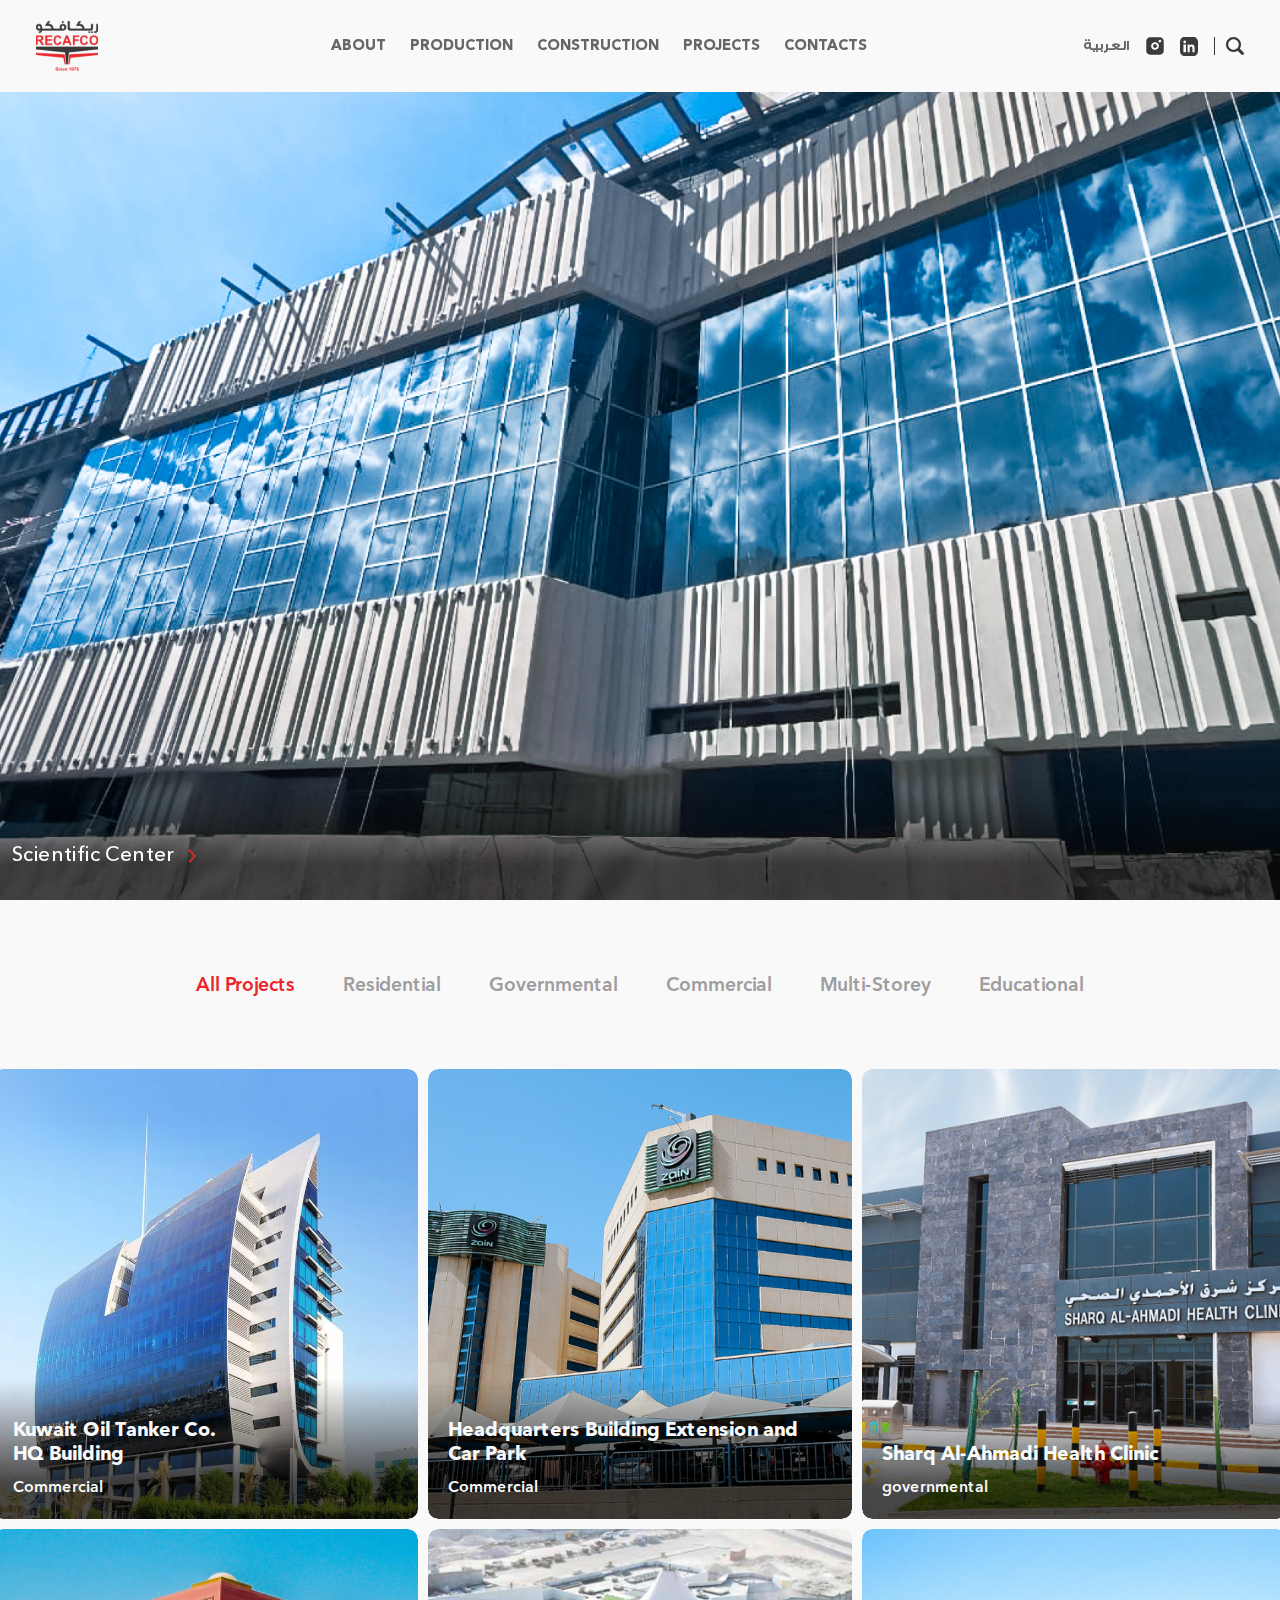
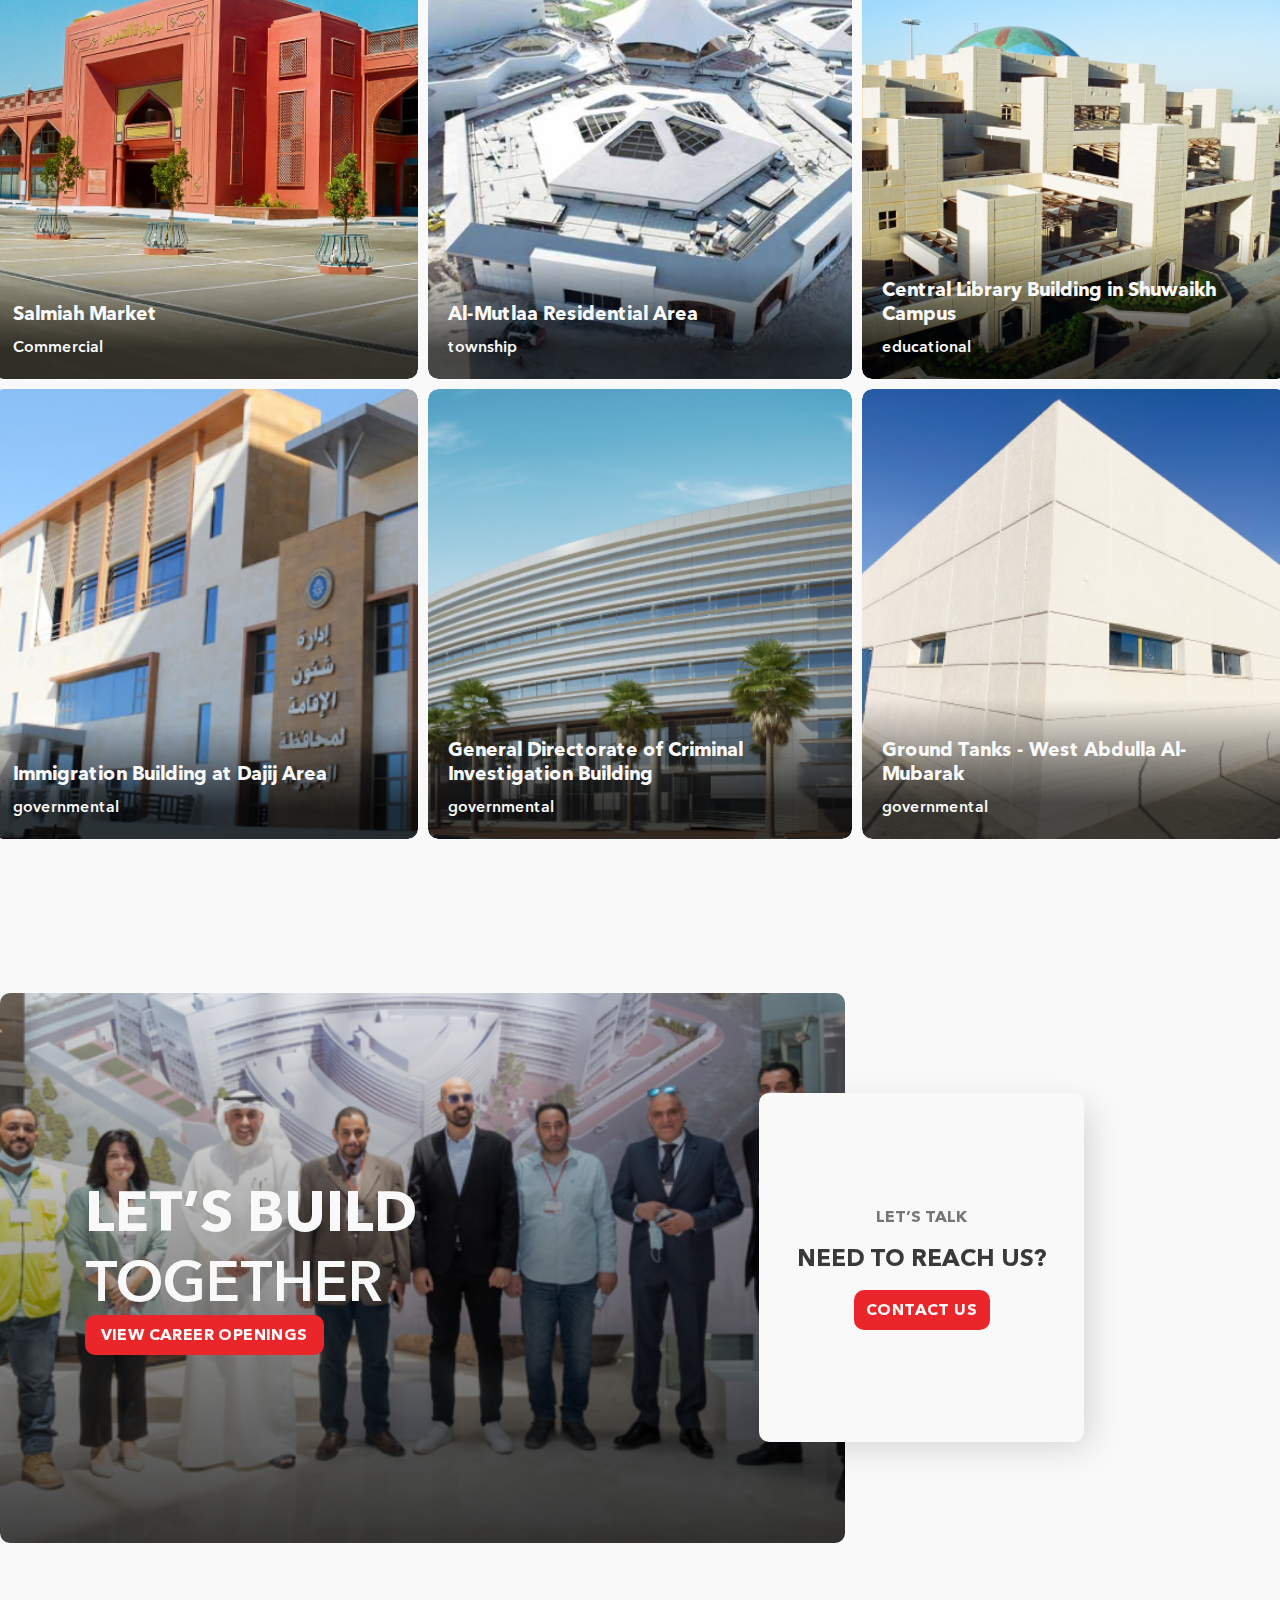
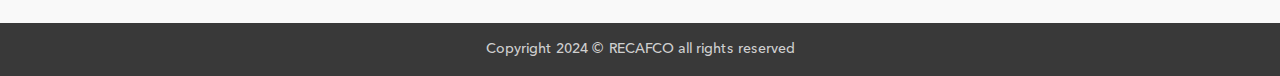
<file: all-projects.html>
<!DOCTYPE html>
<html lang="en" dir="ltr">

<head>
    <!-- meta tag -->
    <meta charset="utf-8">
    <title>Recafco</title>
    <meta name="description" content="">
    <!-- responsive tag -->
    <meta http-equiv="x-ua-compatible" content="ie=edge">
    <meta name="viewport" content="width=device-width, initial-scale=1">
    <!-- favicon -->
    <link rel="apple-touch-icon" href="assets/images/fav/fav.png">
    <link rel="shortcut icon" type="image/x-icon" href="assets/images/fav/fav.png">
    <!-- bootstrap v5.3.3 css -->
    <link rel="stylesheet" type="text/css" href="assets/bootstrap/css/bootstrap.min.css">
    <!-- Aos Animation css -->
    <link rel="stylesheet" type="text/css" href="assets/aos/css/aos.css">
    <!--Font-awesome-->
    <link rel="stylesheet" href="https://cdnjs.cloudflare.com/ajax/libs/font-awesome/6.4.2/css/all.min.css" />
    <!-- Swiper Slider css -->
    <link rel="stylesheet" type="text/css" href="assets/swiper/css/swiper-bundle.min.css">
    <!-- style css -->
    <link rel="stylesheet" type="text/css" href="assets/sass/general.css">
    <link rel="preconnect" href="https://fonts.googleapis.com">
    <link rel="preconnect" href="https://fonts.gstatic.com" crossorigin>
    <link
        href="https://fonts.googleapis.com/css2?family=Inria+Serif:ital,wght@0,300;0,400;0,700;1,300;1,400;1,700&display=swap"
        rel="stylesheet">
    <script src="assets/js/gsap.min.js"></script>
    <!--[if lt IE 9]>
            <script src="https://oss.maxcdn.com/html5shiv/3.7.2/html5shiv.min.js"></script>
            <script src="https://oss.maxcdn.com/respond/1.4.2/respond.min.js"></script>
    <![endif]-->
</head>

<body id="vertical">
    <!--Preloader-->
    <div id="preloader-background">
        <div id="circle-loader"></div>
        <img id="centre-logo" src="assets/images/logo/color-recafco-logo.svg" alt="logo" />
    </div>
     <!--Header-->
     <header class="header-with-bg blure" data-lenis-prevent>
        <nav class="navbar navbar-expand-lg menu-sticky">
            <div class="container-fluid">
                <a class="navbar-brand desktop-only" href="index.html">
                    <img src="assets/images/logo/color-recafco-logo.svg" alt="Logo" />
                </a>
                <button class="navbar-toggle" type="button" data-bs-toggle="collapse"
                    data-bs-target="#navbarSupportedContent" aria-controls="navbarSupportedContent"
                    aria-expanded="false" aria-label="Toggle navigation">
                    <img src="assets/images/icon/menubtton.svg" alt="icon" />
                </button>
                <div class="collapse navbar-collapse" id="navbarSupportedContent">
                    <!----------------------------------------------------------------->
                    <div class="header-nav-mobile-only">
                        <img src="assets/images/logo/color-recafco-logo.svg" alt="Logo" />
                        <a href="#" class="language-btn">العربية</a>
                    </div>
                    <!----------------------------------------------------------------->
                    <ul class="navbar-nav me-auto mb-2 mb-lg-0">
                        <li class="nav-item">
                            <a class="nav-link" aria-current="page" href="about.html">about</a>
                            <img class="icon-mobile" src="assets/images/icon/arrow-nav.svg" alt="icon" />
                        </li>
                        <li class="nav-item">
                            <a class="nav-link" href="production.html">Production</a>
                            <img class="icon-mobile" src="assets/images/icon/arrow-nav.svg" alt="icon" />
                        </li>
                        <li class="nav-item">
                            <a class="nav-link" href="construction.html">Construction</a>
                            <img class="icon-mobile" src="assets/images/icon/arrow-nav.svg" alt="icon" />
                        </li>
                        <li class="nav-item">
                            <a class="nav-link active" href="all-projects.html">Projects</a>
                            <img class="icon-mobile" src="assets/images/icon/arrow-nav.svg" alt="icon" />
                        </li>
                        <li class="nav-item">
                            <a class="nav-link" href="help.html">contacts</a>
                            <img class="icon-mobile" src="assets/images/icon/arrow-nav.svg" alt="icon" />
                        </li>
                        <li class="icon-mobile">
                            <div class="input-group d-flex align-items-center justify-content-between">
                                <input type="text" class="form-control" placeholder="Scientific Center"
                                    aria-label="Recipient's username" aria-describedby="basic-addon2">
                                <div class="input-group-append">
                                    <a href="not-found.html" class="btn" type="button">
                                        <img src="assets/images/icon/search.svg" alt="icon" />
                                    </a>
                                </div>
                            </div>
                        </li>
                    </ul>
                    <div class="navbar-other-option d-flex align-items-center gap-3">
                        <a href="#">العربية</a>
                        <a href="#">
                            <img src="assets/images/icon/nav-instagram.svg" alt="icon" />
                        </a>
                        <a href="#">
                            <img src="assets/images/icon/nav-linkedin.svg" alt="icon" />
                        </a>
                        <button class="accordion-button collapsed" type="button" data-bs-toggle="collapse"
                            data-bs-target="#collapseTwo" aria-expanded="false" aria-controls="collapseTwo">
                            <img class="search" src="assets/images/icon/search.svg" alt="icon" />
                            <img class="close" src="assets/images/icon/close.svg" alt="icon" />
                        </button>
                    </div>
                </div>
            </div>

        </nav>
        <div class="container-fluid p-0">
            <div class="accordion-item desktop-only">
                <div id="collapseTwo" class="accordion-collapse collapse" data-bs-parent="#accordionExample">
                    <div class="input-group">
                        <input type="text" class="form-control" placeholder="Search..."
                            aria-label="Recipient's username" aria-describedby="basic-addon2">
                        <div class="input-group-append">
                            <a href="not-found.html" type="button">
                                <img src="assets/images/icon/search.svg" alt="search">
                            </a>
                        </div>
                    </div>
                </div>
            </div>
        </div>
    </header>
    <div class="logo-mobile">
        <img src="assets/images/logo/color-recafco-logo.svg" alt="image"/>
    </div>
   <!--main-slider-->
   <section class="home-main-slider position-relative">
        <!-- Swiper -->
        <div class="swiper mySwiper main-swiper">
            <div class="swiper-wrapper">
                <div class="swiper-slide position-relative">
                    <div class="image-slider">
                        <img class="d-block w-100 img-fluid" src="assets/images/slider/slider-three.PNG" alt="image" />
                    </div>
                    <div class="content-slider">
                        <div class="container-fluid">
                            <a href="#" class="button button--link hover-add-underline">
                                <span>Scientific center</span>
                                <img src="assets/images/icon/danger-arrow.svg" alt="icon" />
                            </a>
                        </div>
                    </div>
                </div>
            </div>
            <div class="swiper-button-next main-swiper-arrow">
                <img src="assets/images/icon/arrow-right.svg" alt="images" />
            </div>
            <div class="swiper-button-prev main-swiper-arrow">
                <img src="assets/images/icon/arrow-left.svg" alt="images" />
            </div>
        </div>
    </section>
    <!---->
    <section class="filters-taps-section">
        <div class="container-fluid p-0">
            <ul class="nav nav-tabs border-0 d-flex align-items-center justify-content-center flex-wrap">
                <li>
                    <button class="btn btn-filter-taps active" id="all">All Projects</button>
                </li>
                <li>
                    <button class="btn btn-filter-taps" id="residential">Residential</button>
                </li>
                <li>
                    <button class="btn btn-filter-taps" id="governmental">Governmental</button>
                </li>
                <li>
                    <button class="btn btn-filter-taps" id="commercial">commercial</button>
                </li>
                <li>
                    <button class="btn btn-filter-taps" id="multi-Storey">multi-Storey</button>
                </li>
                <li>
                    <button class="btn btn-filter-taps" id="educational">educational</button>
                </li>
            </ul>

            <div class="tab-content" >
                <div class="row" id="parent">
                    <div class="col-lg-4 col-md-6 col-sm-12 box  commercial">
                        <div class="filter-result-box">
                            <div class="image">
                                <img class="w-100 img-fluid" src="assets/images/projects/proj1.png" alt="image"/>
                            </div>
                            <a href="projects.html" class="content-overlay">
                                <p class="mb-2">
                                    Kuwait Oil Tanker Co. <br>HQ Building
                                </p>
                                <span>Commercial</span>
                            </a>
                        </div>
                    </div>
                    <div class="col-lg-4 col-md-6 col-sm-12 box commercial">
                        <div class="filter-result-box">
                            <div class="filter-result-box">
                                <div class="image">
                                    <img class="w-100 img-fluid" src="assets/images/projects/proj2.PNG" alt="image"/>
                                </div>
                                <a href="projects.html" class="content-overlay">
                                    <p class="mb-2">
                                        Headquarters Building Extension and Car Park
                                    </p>
                                    <span>Commercial</span>
                                </a>
                            </div>
                        </div>
                    </div>
                    <div class="col-lg-4 col-md-6 col-sm-12 box governmental">
                        <div class="filter-result-box">
                            <div class="filter-result-box">
                                <div class="image">
                                    <img class="w-100 img-fluid" src="assets/images/projects/proj3.PNG" alt="image"/>
                                </div>
                                <a href="projects.html" class="content-overlay">
                                    <p class="mb-2">
                                        Sharq Al-Ahmadi Health Clinic
                                    </p>
                                    <span>governmental</span>
                                </a>
                            </div>
                        </div>
                    </div>
                    <div class="col-lg-4 col-md-6 col-sm-12 box commercial">
                        <div class="filter-result-box">
                            <div class="filter-result-box">
                                <div class="image">
                                    <img class="w-100 img-fluid" src="assets/images/projects/proj4.PNG" alt="image"/>
                                </div>
                                <div class="content-overlay">
                                    <p class="mb-2">
                                        Salmiah Market
                                    </p>
                                    <span>Commercial</span>
                                </div>
                            </div>
                        </div>
                    </div>
                    <div class="col-lg-4 col-md-6 col-sm-12 box  township">
                        <div class="filter-result-box">
                            <div class="filter-result-box">
                                <div class="image">
                                    <img class="w-100 img-fluid" src="assets/images/projects/proj5.PNG" alt="image"/>
                                </div>
                                <div class="content-overlay">
                                    <p class="mb-2">
                                        Al-Mutlaa Residential Area
                                    </p>
                                    <span>township</span>
                                </div>
                            </div>
                        </div>
                    </div>
                    <div class="col-lg-4 col-md-6 col-sm-12 box  educational">
                        <div class="filter-result-box">
                            <div class="filter-result-box">
                                <div class="image">
                                    <img class="w-100 img-fluid" src="assets/images/projects/proj6.PNG" alt="image"/>
                                </div>
                                <div class="content-overlay">
                                    <p class="mb-2">
                                        Central Library Building in Shuwaikh Campus
                                    </p>
                                    <span>educational</span>
                                </div>
                            </div>
                        </div>
                    </div>
                    <div class="col-lg-4 col-md-6 col-sm-12 box  governmental">
                        <div class="filter-result-box">
                            <div class="filter-result-box">
                                <div class="image">
                                    <img class="w-100 img-fluid" src="assets/images/projects/proj7.PNG" alt="image"/>
                                </div>
                                <div class="content-overlay">
                                    <p class="mb-2">
                                        Immigration Building at Dajij Area
                                    </p>
                                    <span>governmental</span>
                                </div>
                            </div>
                        </div>
                    </div>
                    <div class="col-lg-4 col-md-6 col-sm-12 box  governmental">
                        <div class="filter-result-box">
                            <div class="filter-result-box">
                                <div class="image">
                                    <img class="w-100 img-fluid" src="assets/images/projects/proj8.PNG" alt="image"/>
                                </div>
                                <div class="content-overlay">
                                    <p class="mb-2">
                                        General Directorate of Criminal Investigation Building
                                    </p>
                                    <span>governmental</span>
                                </div>
                            </div>
                        </div>
                    </div>
                    <div class="col-lg-4 col-md-6 col-sm-12  box  governmental">
                        <div class="filter-result-box">
                            <div class="filter-result-box">
                                <div class="image">
                                    <img class="w-100 img-fluid" src="assets/images/projects/proj9.PNG" alt="image"/>
                                </div>
                                <div class="content-overlay">
                                    <p class="mb-2">
                                        Ground Tanks - West Abdulla Al-Mubarak
                                    </p>
                                    <span>governmental</span>
                                </div>
                            </div>
                        </div>
                    </div>
                </div>
            </div>
    </section>

    <!---->
    <section class="build-together position-relative">
        <div class="mobile-upper-text align-items-center justify-content-center flex-column row-gap-3">
            <h4>let’s build <span class="d-block">together</span></h4>
            <a href="help.html" class="button button--primary bg-red hover-add-swipe">
                view career openings
            </a>
        </div>
        <div class="flex-reverse p-0">
            <div
                class="build-together-absolute-box d-flex align-items-center justify-content-center flex-column row-gap-3">
                <span>let’s talk</span>
                <h4>need to reach us?</h4>
                <a href="help.html" class="button button--primary bg-red hover-add-swipe">
                    Contact us
                </a>
            </div>
            <div class="row">
                <div class="col-lg-8 col-md-9 col-sm-12">
                    <div class="build-together-image-part position-relative d-flex align-items-center"
                        style="background: url(assets/images/production/contact.PNG);">
                        <div class="text-image">
                            <h4>let’s build <span class="d-block">together</span></h4>
                            <a href="help.html" class="button button--primary bg-red hover-add-swipe">
                                view career openings
                            </a>
                        </div>
                    </div>
                </div>
            </div>
        </div>
    </section>
    <!---->
    <footer class="dark-footer">
        <p class="text-center">
            Copyright 2024 © RECAFCO all rights reserved
        </p>
    </footer>


    <script src="assets/bootstrap/js/bootstrap.bundle.min.js"></script>
    <script src="https://cdnjs.cloudflare.com/ajax/libs/popper.js/1.14.3/umd/popper.min.js"></script>
    <!--JQuery Js-->
    <script src="assets/jq/jQuery.js"></script>
    <!-- AOS JS -->
    <script src="assets/aos/js/aos.js"></script>
    <!--ScrollTrigger-->
    <script src="assets/js/ScrollTrigger.min.js"></script>
    <!--lenis-->
    <script src="assets/js/lenis.js"></script>
    <script src="assets/js/imagesloaded.pkgd.min.js"></script>
    <script src="assets/js/script_lenis.js"></script>
    <!-- Swiper JS -->
    <script src="assets/swiper/js/swiper.min.js"></script>
    <!--Main Js-->
    <script src="assets/js/main.js"></script>
    <script>
        $(document).ready(function () {
            var $btns = $('.btn').click(function () {
                if (this.id == 'all') {
                    $('#parent > div').fadeIn(450);
                } else {
                    var $el = $('.' + this.id).fadeIn(450);
                    $('#parent > div').not($el).hide();
                }
                $btns.removeClass('active');
                $(this).addClass('active');
            })
        });
    </script>
    <!--main-swiper-->
    <script>
        var swiperMain = new Swiper(".mySwiper.main-swiper", {
            // autoplay: {
            // delay: 4000,
            // disableOnInteraction: false,
            // },
            speed: 4000,
            loop:false,
            effect: 'fade',
            fadeEffect: {
                crossFade: true,
            },
            navigation: {
                nextEl: ".swiper-button-next.main-swiper-arrow",
                prevEl: ".swiper-button-prev.main-swiper-arrow",
            },
        });
    </script>
</body>

</html>
</file>
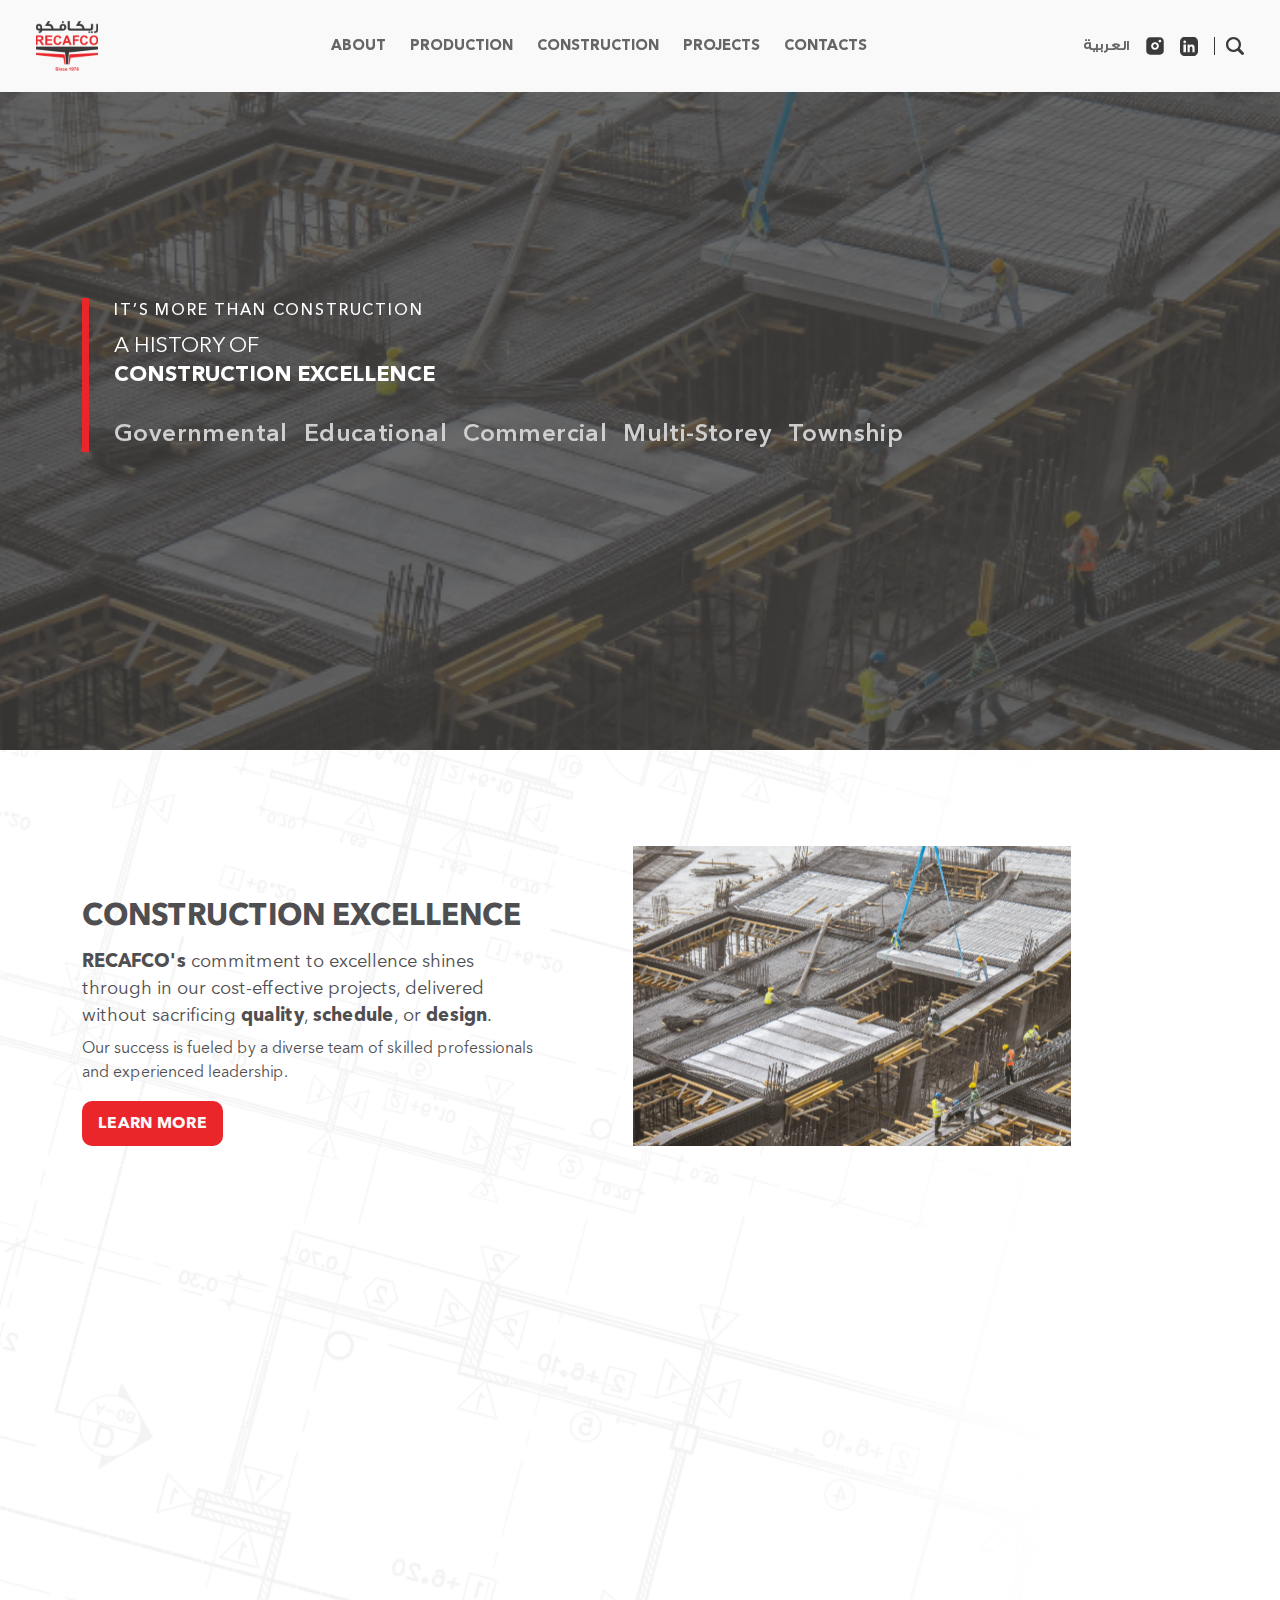
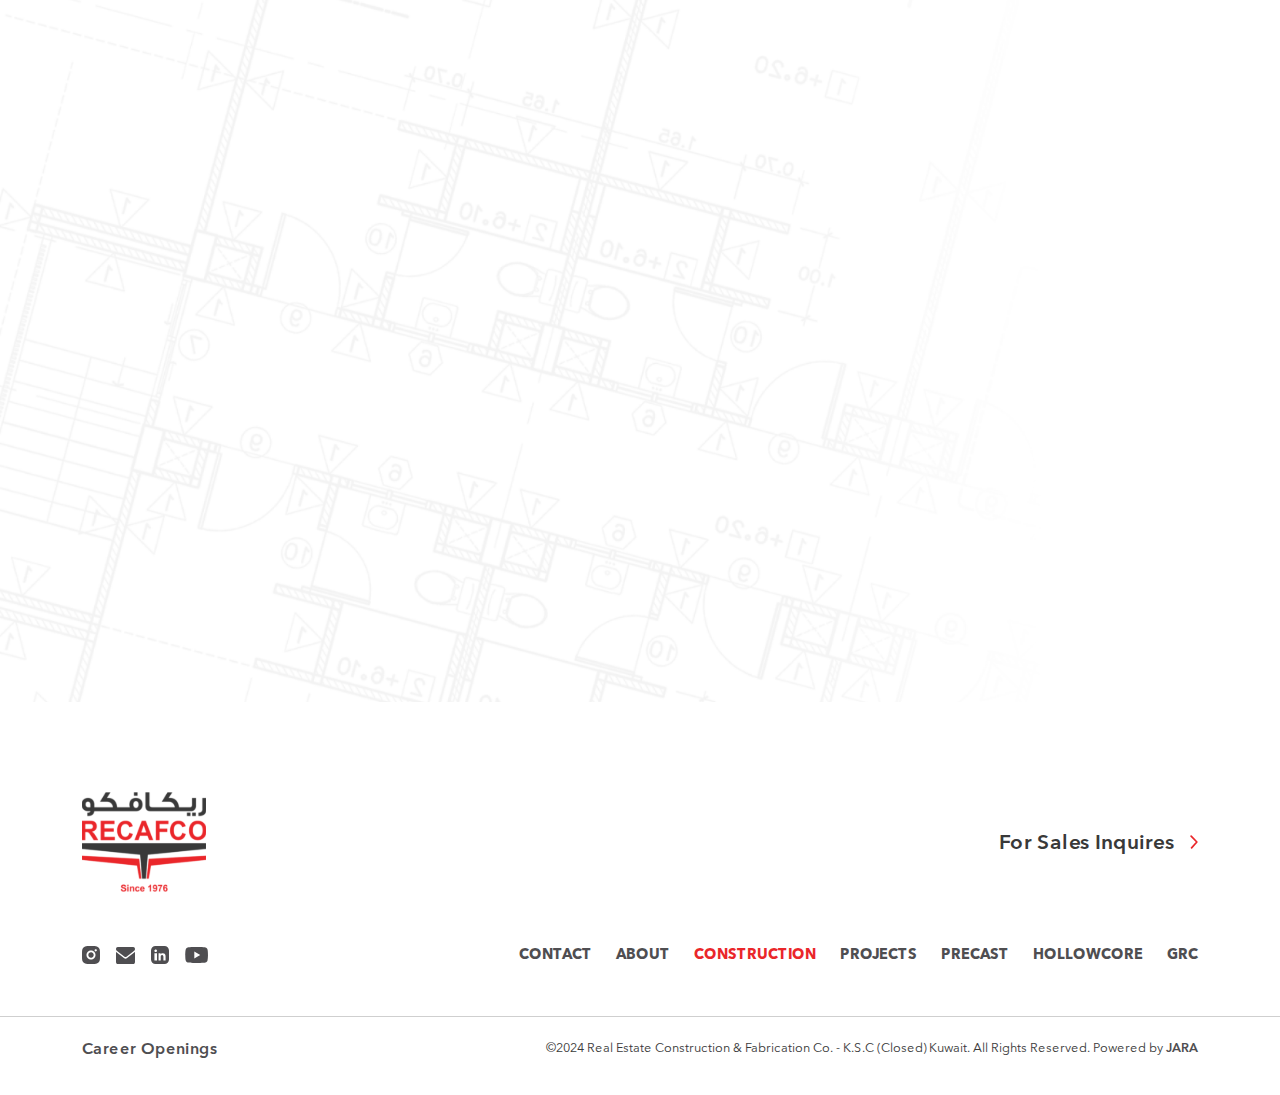
<file: construction.html>
<!DOCTYPE html>
<html lang="en" dir="ltr">

<head>
    <!-- meta tag -->
    <meta charset="utf-8">
    <title>Recafco</title>
    <meta name="description" content="">
    <!-- responsive tag -->
    <meta http-equiv="x-ua-compatible" content="ie=edge">
    <meta name="viewport" content="width=device-width, initial-scale=1">
    <!-- favicon -->
    <link rel="apple-touch-icon" href="assets/images/fav/fav.png">
    <link rel="shortcut icon" type="image/x-icon" href="assets/images/fav/fav.png">
    <!-- bootstrap v5.3.3 css -->
    <link rel="stylesheet" type="text/css" href="assets/bootstrap/css/bootstrap.min.css">
    <!-- Aos Animation css -->
    <link rel="stylesheet" type="text/css" href="assets/aos/css/aos.css">
    <!--Font-awesome-->
    <link rel="stylesheet" href="https://cdnjs.cloudflare.com/ajax/libs/font-awesome/6.4.2/css/all.min.css" />
    <!-- Swiper Slider css -->
    <link rel="stylesheet" type="text/css" href="assets/swiper/css/swiper-bundle.min.css">
    <!-- style css -->
    <link rel="stylesheet" type="text/css" href="assets/sass/general.css">
    <link rel="preconnect" href="https://fonts.googleapis.com">
    <link rel="preconnect" href="https://fonts.gstatic.com" crossorigin>
    <link
        href="https://fonts.googleapis.com/css2?family=Inria+Serif:ital,wght@0,300;0,400;0,700;1,300;1,400;1,700&display=swap"
        rel="stylesheet">
    <script src="assets/js/gsap.min.js"></script>
    <!--[if lt IE 9]>
            <script src="https://oss.maxcdn.com/html5shiv/3.7.2/html5shiv.min.js"></script>
            <script src="https://oss.maxcdn.com/respond/1.4.2/respond.min.js"></script>
    <![endif]-->
</head>

<body id="vertical">
    <!--Preloader-->
    <div id="preloader-background">
        <div id="circle-loader"></div>
        <img id="centre-logo" src="assets/images/logo/color-recafco-logo.svg" alt="logo" />
    </div>
    <div class="construction-page">
        <!--Header-->
    <header class="header-with-bg" data-lenis-prevent>
        <nav class="navbar navbar-expand-lg menu-sticky">
            <div class="container-fluid">
                <a class="navbar-brand desktop-only" href="index.html">
                    <img src="assets/images/logo/color-recafco-logo.svg" alt="Logo" />
                </a>
                <button class="navbar-toggle" type="button" data-bs-toggle="collapse"
                    data-bs-target="#navbarSupportedContent" aria-controls="navbarSupportedContent"
                    aria-expanded="false" aria-label="Toggle navigation">
                    <img src="assets/images/icon/menubtton.svg" alt="icon" />
                </button>
                <div class="collapse navbar-collapse" id="navbarSupportedContent">
                    <!----------------------------------------------------------------->
                    <div class="header-nav-mobile-only">
                        <img src="assets/images/logo/color-recafco-logo.svg" alt="Logo" />
                        <a href="#" class="language-btn">العربية</a>
                    </div>
                    <!----------------------------------------------------------------->
                    <ul class="navbar-nav me-auto mb-2 mb-lg-0">
                        <li class="nav-item">
                            <a class="nav-link " aria-current="page" href="about.html">about</a>
                            <img class="icon-mobile" src="assets/images/icon/arrow-nav.svg" alt="icon" />
                        </li>
                        <li class="nav-item">
                            <a class="nav-link" href="production.html">Production</a>
                            <img class="icon-mobile" src="assets/images/icon/arrow-nav.svg" alt="icon" />
                        </li>
                        <li class="nav-item">
                            <a class="nav-link active" href="construction.html">Construction</a>
                            <img class="icon-mobile" src="assets/images/icon/arrow-nav.svg" alt="icon" />
                        </li>
                        <li class="nav-item">
                            <a class="nav-link" href="all-projects.html">Projects</a>
                            <img class="icon-mobile" src="assets/images/icon/arrow-nav.svg" alt="icon" />
                        </li>
                        <li class="nav-item">
                            <a class="nav-link" href="help.html">contacts</a>
                            <img class="icon-mobile" src="assets/images/icon/arrow-nav.svg" alt="icon" />
                        </li>
                        <li class="icon-mobile">
                            <div class="input-group d-flex align-items-center justify-content-between">
                                <input type="text" class="form-control" placeholder="Scientific Center"
                                    aria-label="Recipient's username" aria-describedby="basic-addon2">
                                <div class="input-group-append">
                                    <a href="not-found.html" class="btn" type="button">
                                        <img src="assets/images/icon/search.svg" alt="icon" />
                                    </a>
                                </div>
                            </div>
                        </li>
                    </ul>
                    <div class="navbar-other-option d-flex align-items-center gap-3">
                        <a href="#">العربية</a>
                        <a href="#">
                            <img src="assets/images/icon/nav-instagram.svg" alt="icon" />
                        </a>
                        <a href="#">
                            <img src="assets/images/icon/nav-linkedin.svg" alt="icon" />
                        </a>
                        <button class="accordion-button collapsed" type="button" data-bs-toggle="collapse"
                            data-bs-target="#collapseTwo" aria-expanded="false" aria-controls="collapseTwo">
                            <img class="search" src="assets/images/icon/search.svg" alt="icon" />
                            <img class="close" src="assets/images/icon/close.svg" alt="icon" />
                        </button>
                    </div>
                </div>
            </div>

        </nav>
        <div class="container-fluid p-0">
            <div class="accordion-item desktop-only">
                <div id="collapseTwo" class="accordion-collapse collapse" data-bs-parent="#accordionExample">
                    <div class="input-group">
                        <input type="text" class="form-control" placeholder="Search..."
                            aria-label="Recipient's username" aria-describedby="basic-addon2">
                        <div class="input-group-append">
                            <a href="not-found.html" type="button">
                                <img src="assets/images/icon/search.svg" alt="search">
                            </a>
                        </div>
                    </div>
                </div>
            </div>
        </div>
    </header>
    <div class="logo-mobile">
        <img src="assets/images/logo/white-logo.svg" alt="image" />
    </div>
    <section data-aos="zoom-out-up" class="hero-section position-relative d-flex flex-column align-items-center justify-content-center"
        style="background: url(assets/images/global-image/construction-hero-section.PNG);">
        <div class="container">
            <div class="text-box">
                <span class="d-block mb-2"  data-aos="fade-up" data-aos-duration="1200">
                    it’s more than construction
                </span>
                <p class="mb-0"  data-aos="fade-up" data-aos-duration="1200">
                    A history of
                </p>
                <h3 class="mb-4"  data-aos="fade-up" data-aos-duration="1200">construction excellence</h3>
                <div class="tags d-flex flex-wrap align-items-center gap-3 row-gap-1"  data-aos="fade-up" data-aos-duration="1200"س>
                    <a href="#" class="button button--link hover-add-underline">Governmental</a>
                    <a href="#" class="button button--link hover-add-underline">Educational</a>
                    <a href="#" class="button button--link hover-add-underline">Commercial</a>
                    <a href="#" class="button button--link hover-add-underline">Multi-Storey</a>
                    <a href="#" class="button button--link hover-add-underline">Township</a>
                </div>
            </div>
        </div>
    </section>
    <div class="construction-excellence padding-section">
        <div class="container">
            <div class="row align-items-end">
                <div class="col-lg-6 col-md-12">
                    <div class="subtitle">
                        <h5 class="mb-3">CONSTRUCTION EXCELLENCE</h5>
                        <p class="mb-2">
                            <span>RECAFCO's</span> commitment to excellence shines through in our cost-effective
                            projects, delivered without sacrificing <span>quality</span>, <span>schedule</span>, or
                            <span>design</span>.
                        </p>
                        <span class="d-block description mb-3">
                            Our success is fueled by a diverse team of skilled professionals and experienced
                            leadership.
                        </span>
                        <a href="not-found.html"
                            class="button button--primary bg-red hover-add-swipe d-flex align-items-center justify-content-center">LEARN
                            MORE</a>
                    </div>

                </div>
                <!---->
                <div class="col-lg-6 col-md-12">
                    <div class='container_sec image-section'>
                        <div class='reveal'>
                            <img class="img-fluid w-100" src="assets/images/global-image/construction.png"
                                alt="image" />
                        </div>
                    </div>
                </div>
            </div>
        </div>
    </div>
    <!---->
    <div class="section-portfolio position-relative w-100" data-aos="fade-up">
        <div class="portfolio-items">
            <a href="#">
                <span class="portfolio-type">
                    <img width="2500" height="1000" src="assets/images/global-image/Governomental.png">
                    <span class="type">Governomental</span>
                </span>
            </a>
            <!---->
            <a href="#">
                <span class="portfolio-type">
                    <img width="2500" height="1000" src="assets/images/global-image/education.png">
                    <span class="type">educational</span>
                </span>
            </a>
            <!---->
            <a href="#">
                <span class="portfolio-type">
                    <img width="2500" height="1000" src="assets/images/global-image/commercial.png">
                    <span class="type">Commercial</span>
                </span>
            </a>
            <!---->
            <a href="#">
                <span class="portfolio-type">
                    <img width="2500" height="1000" src="assets/images/global-image/multi-storey.png">
                    <span class="type">multi-story</span>
                </span>
            </a>
            <!---->
            <a href="#">
                <span class="portfolio-type">
                    <img width="2500" height="1000" src="assets/images/global-image/Township.png">
                    <span class="type">Township</span>
                </span>
            </a>
            <!---->
        </div>
    </div>
    <!---->
    <div class="construction-excellence partner padding-section" data-aos="fade-up">
        <div class="container">
            <div class="row align-items-center">
                <div class="col-lg-6 col-md-12">
                    <div class='container_sec image-section'>
                        <div class='reveal'>
                            <img class="img-fluid w-100" src="assets/images/global-image/partner-image.png"
                                alt="image" />
                        </div>
                    </div>
                </div>
                <!---->
                <div class="col-lg-6 col-md-12">
                    <div class="subtitle">
                        <h5 class="mb-3">TRUSTED PARTNER</h5>
                        <p class="mb-2">
                            As a <span>Class 1 contractor</span> for general construction, we've earned our
                            reputation as a leading force in Kuwait's construction industry.
                        </p>
                        <span class="d-block description mb-3">
                            Our integrated engineering solutions and proven expertise have enabled us to
                            successfully undertake major projects across the country.
                        </span>
                        <a href="#"
                            class="button button--primary bg-red hover-add-swipe d-flex align-items-center justify-content-center">About
                            us</a>
                    </div>

                </div>
            </div>
        </div>
    </div>
    <!---->

    <footer class="white-bg">
        <div class="container">
            <!---->
            <div class="footer__top d-flex align-items-center flex-wrap gap-5 row-gap-3">
                <div class="logo">
                    <img src="assets/images/logo/color-recafco-logo.svg" alt="Logo" />
                </div>
                <a href="#" class="button button--link hover-add-underline d-flex align-items-center gap-3">
                    <span>For sales inquires</span>
                    <img src="assets/images/icon/danger-arrow.svg" alt="icon" />
                </a>
            </div>
            <!---->
            <div class="footer__center d-flex flex-wrap align-items-center row-gap-4">
                <div class="social-media d-flex align-items-center gap-3">
                    <a href="#" target="_blank" class="d-block">
                        <img src="assets/images/icon/instagram.svg" alt="instagram" />
                    </a>
                    <a href="#" target="_blank" class="d-block">
                        <img src="assets/images/icon/mail.svg" alt="e-mail" />
                    </a>
                    <a href="#" target="_blank" class="d-block">
                        <img src="assets/images/icon/linked.svg" alt="linked in" />
                    </a>
                    <a href="#" target="_blank" class="d-block">
                        <img class="youtube" src="assets/images/icon/youtube.svg" alt="youtube" />
                    </a>
                </div>
                <!---->
                <div class="nav--footer">
                    <ul class="d-flex flex-wrap align-items-center justify-content-center">
                        <li><a href="help.html" target="_blank">Contact</a></li>
                        <li><a href="about.html" target="_blank">about</a></li>
                        <li><a class="active" href="construction.html" target="_blank">Construction</a></li>
                        <li><a href="all-projects.html" target="_blank">projects</a></li>
                        <li><a href="production.html" target="_blank">Precast</a></li>
                        <li><a href="production.html" target="_blank">Hollowcore</a></li>
                        <li><a href="production.html" target="_blank">GRC</a></li>
                    </ul>
                </div>
            </div>
        </div>
        <!---->
        <div class="footer__bottom">
            <div class="container">
                <div class="content d-flex flex-wrap align-items-center  row-gap-3">
                    <a href="#" class="text button button--link hover-add-underline d-flex align-items-center gap-3">
                        career openings
                    </a>
                    <p class="copyright">
                        ©2024 Real Estate Construction & Fabrication Co. - K.S.C (Closed) Kuwait. All Rights Reserved.
                        Powered by <a href="#">JARA</a>
                    </p>
                </div>
            </div>
        </div>
    </footer>
    </div>
    <script src="assets/bootstrap/js/bootstrap.bundle.min.js"></script>
    <script src="https://cdnjs.cloudflare.com/ajax/libs/popper.js/1.14.3/umd/popper.min.js"></script>
    <!--JQuery Js-->
    <script src="assets/jq/jQuery.js"></script>
    <!-- AOS JS -->
    <script src="assets/aos/js/aos.js"></script>
    <!--ScrollTrigger-->
    <script src="assets/js/ScrollTrigger.min.js"></script>
    <!--lenis-->
    <script src="assets/js/lenis.js"></script>
    <script src="assets/js/imagesloaded.pkgd.min.js"></script>
    <script src="assets/js/script_lenis.js"></script>
    <!-- Swiper JS -->
    <script src="assets/swiper/js/swiper.min.js"></script>
    <!--Main Js-->
    <script src="assets/js/main.js"></script>
</body>

</html>
</file>
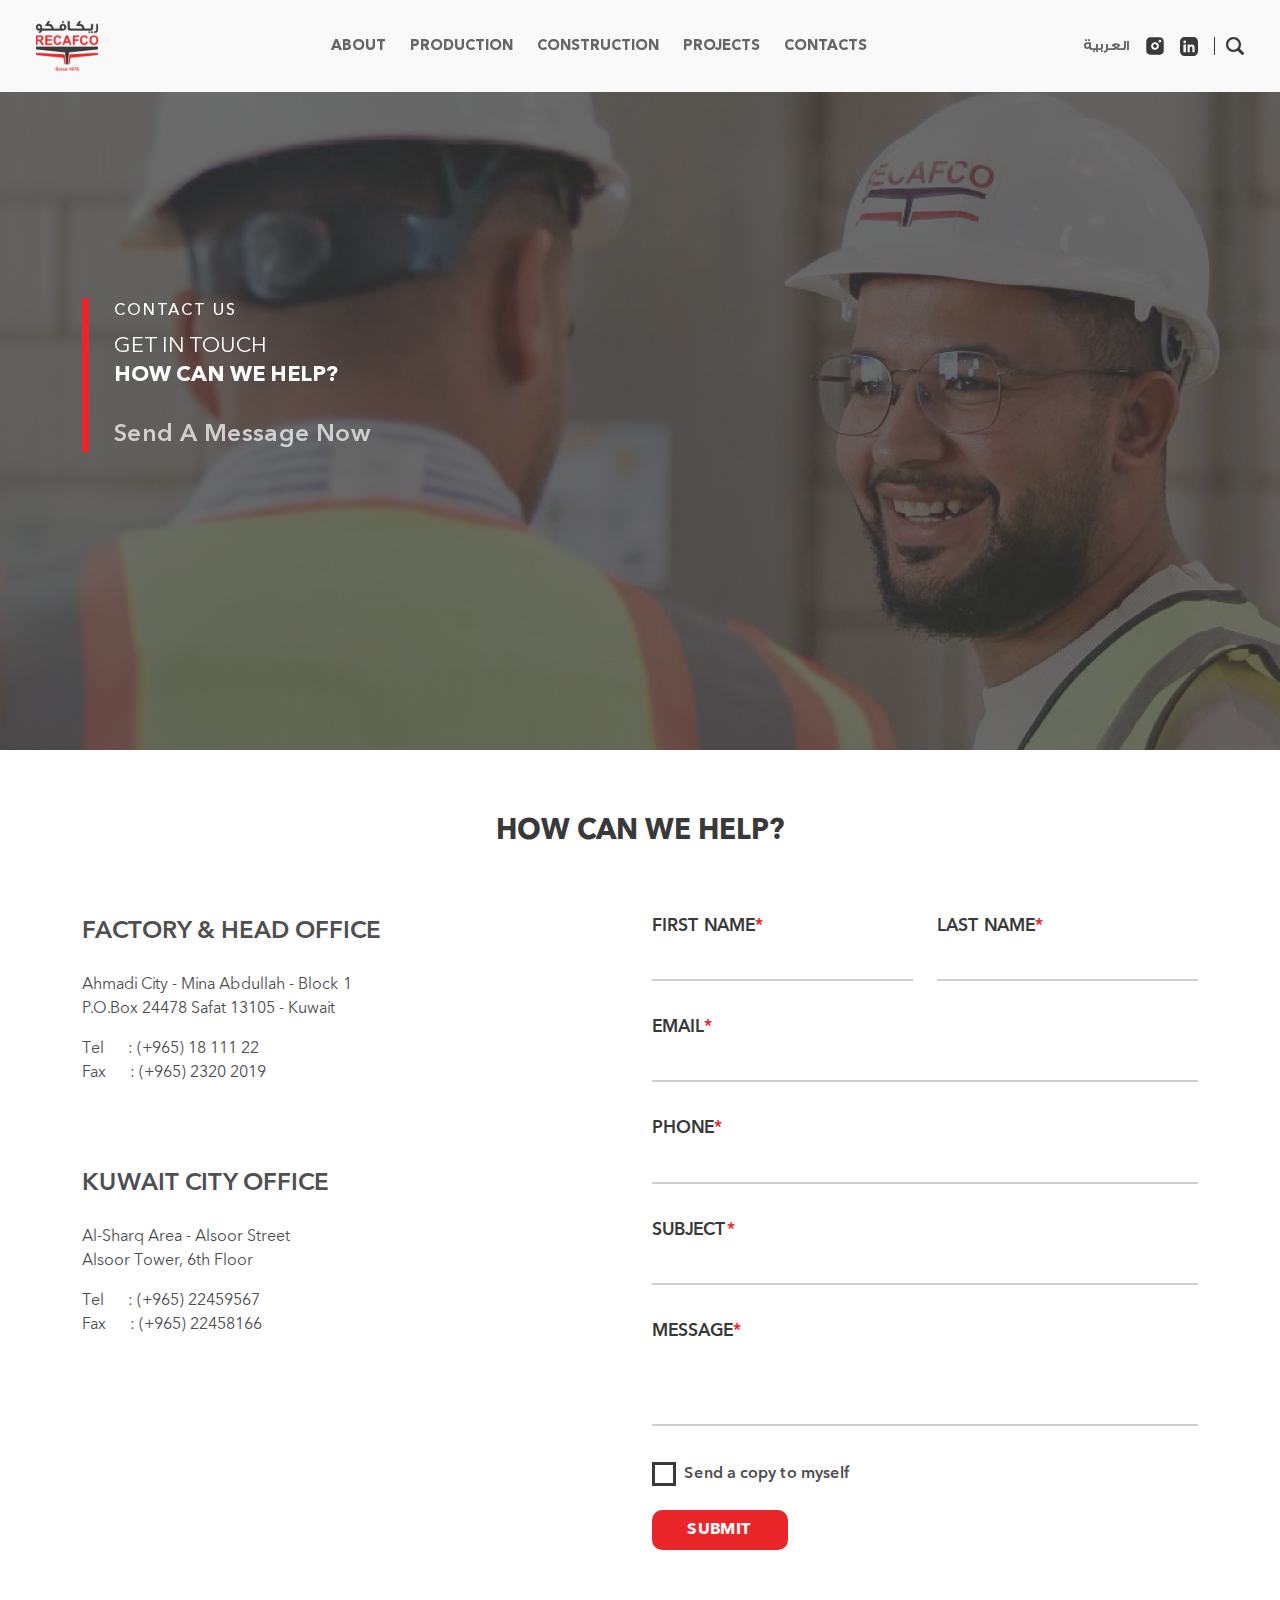
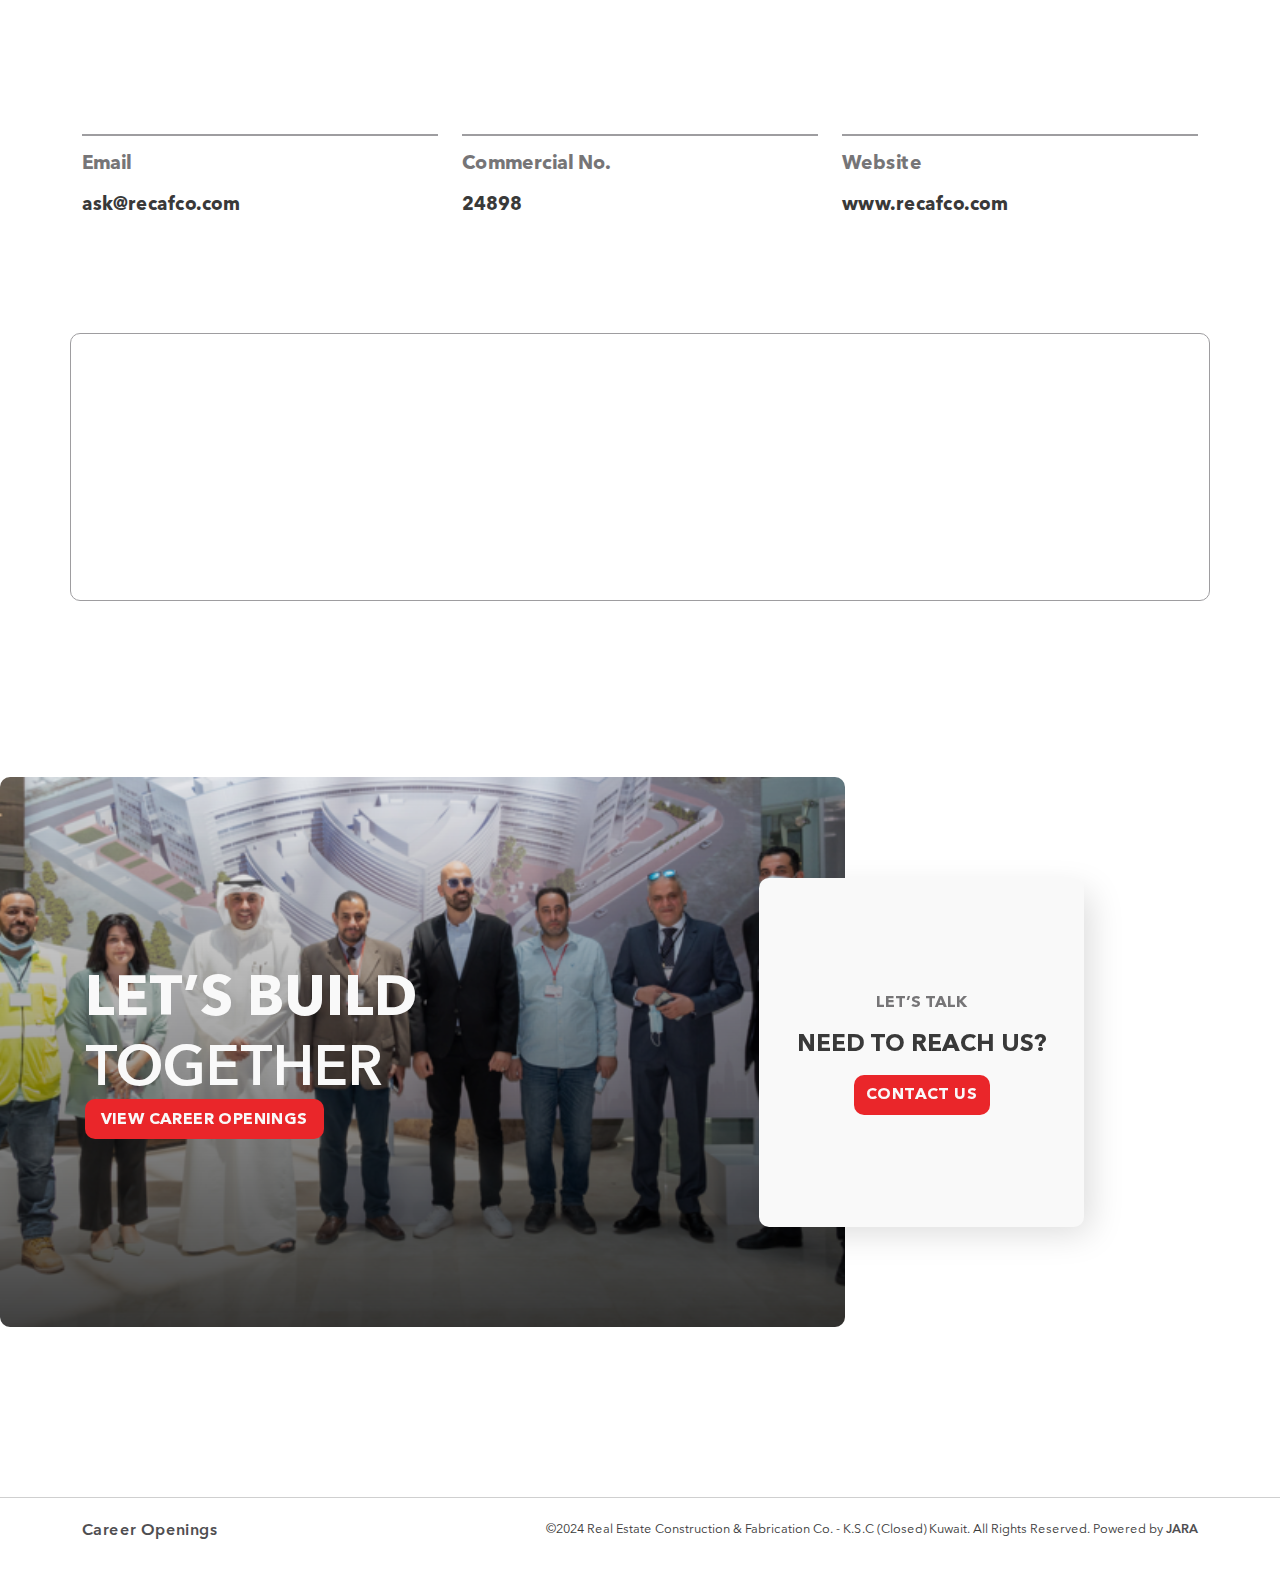
<file: help.html>
<!DOCTYPE html>
<html lang="en" dir="ltr">

<head>
    <!-- meta tag -->
    <meta charset="utf-8">
    <title>Recafco</title>
    <meta name="description" content="">
    <!-- responsive tag -->
    <meta http-equiv="x-ua-compatible" content="ie=edge">
    <meta name="viewport" content="width=device-width, initial-scale=1">
    <!-- favicon -->
    <link rel="apple-touch-icon" href="assets/images/fav/fav.png">
    <link rel="shortcut icon" type="image/x-icon" href="assets/images/fav/fav.png">
    <!-- bootstrap v5.3.3 css -->
    <link rel="stylesheet" type="text/css" href="assets/bootstrap/css/bootstrap.min.css">
    <!-- Aos Animation css -->
    <link rel="stylesheet" type="text/css" href="assets/aos/css/aos.css">
    <!--Font-awesome-->
    <link rel="stylesheet" href="https://cdnjs.cloudflare.com/ajax/libs/font-awesome/6.4.2/css/all.min.css" />
    <!-- Swiper Slider css -->
    <link rel="stylesheet" type="text/css" href="assets/swiper/css/swiper-bundle.min.css">
    <!-- style css -->
    <link rel="stylesheet" type="text/css" href="assets/sass/general.css">
    <link rel="preconnect" href="https://fonts.googleapis.com">
    <link rel="preconnect" href="https://fonts.gstatic.com" crossorigin>
    <link
        href="https://fonts.googleapis.com/css2?family=Inria+Serif:ital,wght@0,300;0,400;0,700;1,300;1,400;1,700&display=swap"
        rel="stylesheet">
    <script src="assets/js/gsap.min.js"></script>
    <!--[if lt IE 9]>
            <script src="https://oss.maxcdn.com/html5shiv/3.7.2/html5shiv.min.js"></script>
            <script src="https://oss.maxcdn.com/respond/1.4.2/respond.min.js"></script>
    <![endif]-->
</head>

<body id="vertical">
    <!--Preloader-->
    <div id="preloader-background">
        <div id="circle-loader"></div>
        <img id="centre-logo" src="assets/images/logo/color-recafco-logo.svg" alt="logo" />
    </div>
     <!--Header-->
     <header class="header-with-bg" data-lenis-prevent>
        <nav class="navbar navbar-expand-lg menu-sticky">
            <div class="container-fluid">
                <a class="navbar-brand desktop-only" href="index.html">
                    <img src="assets/images/logo/color-recafco-logo.svg" alt="Logo" />
                </a>
                <button class="navbar-toggle" type="button" data-bs-toggle="collapse"
                    data-bs-target="#navbarSupportedContent" aria-controls="navbarSupportedContent"
                    aria-expanded="false" aria-label="Toggle navigation">
                    <img src="assets/images/icon/menubtton.svg" alt="icon" />
                </button>
                <div class="collapse navbar-collapse" id="navbarSupportedContent">
                    <!----------------------------------------------------------------->
                    <div class="header-nav-mobile-only">
                        <img src="assets/images/logo/color-recafco-logo.svg" alt="Logo" />
                        <a href="#" class="language-btn">العربية</a>
                    </div>
                    <!----------------------------------------------------------------->
                    <ul class="navbar-nav me-auto mb-2 mb-lg-0">
                        <li class="nav-item">
                            <a class="nav-link " aria-current="page" href="about.html">about</a>
                            <img class="icon-mobile" src="assets/images/icon/arrow-nav.svg" alt="icon" />
                        </li>
                        <li class="nav-item">
                            <a class="nav-link" href="production.html">Production</a>
                            <img class="icon-mobile" src="assets/images/icon/arrow-nav.svg" alt="icon" />
                        </li>
                        <li class="nav-item">
                            <a class="nav-link" href="construction.html">Construction</a>
                            <img class="icon-mobile" src="assets/images/icon/arrow-nav.svg" alt="icon" />
                        </li>
                        <li class="nav-item">
                            <a class="nav-link" href="all-projects.html">Projects</a>
                            <img class="icon-mobile" src="assets/images/icon/arrow-nav.svg" alt="icon" />
                        </li>
                        <li class="nav-item">
                            <a class="nav-link active" href="help.html">contacts</a>
                            <img class="icon-mobile" src="assets/images/icon/arrow-nav.svg" alt="icon" />
                        </li>
                        <li class="icon-mobile">
                            <div class="input-group d-flex align-items-center justify-content-between">
                                <input type="text" class="form-control" placeholder="Scientific Center"
                                    aria-label="Recipient's username" aria-describedby="basic-addon2">
                                <div class="input-group-append">
                                    <a href="not-found.html" class="btn" type="button">
                                        <img src="assets/images/icon/search.svg" alt="icon" />
                                    </a>
                                </div>
                            </div>
                        </li>
                    </ul>
                    <div class="navbar-other-option d-flex align-items-center gap-3">
                        <a href="#">العربية</a>
                        <a href="#">
                            <img src="assets/images/icon/nav-instagram.svg" alt="icon" />
                        </a>
                        <a href="#">
                            <img src="assets/images/icon/nav-linkedin.svg" alt="icon" />
                        </a>
                        <button class="accordion-button collapsed" type="button" data-bs-toggle="collapse"
                            data-bs-target="#collapseTwo" aria-expanded="false" aria-controls="collapseTwo">
                            <img class="search" src="assets/images/icon/search.svg" alt="icon" />
                            <img class="close" src="assets/images/icon/close.svg" alt="icon" />
                        </button>
                    </div>
                </div>
            </div>

        </nav>
        <div class="container-fluid p-0">
            <div class="accordion-item desktop-only">
                <div id="collapseTwo" class="accordion-collapse collapse" data-bs-parent="#accordionExample">
                    <div class="input-group">
                        <input type="text" class="form-control" placeholder="Search..."
                            aria-label="Recipient's username" aria-describedby="basic-addon2">
                        <div class="input-group-append">
                            <a href="not-found.html" type="button">
                                <img src="assets/images/icon/search.svg" alt="search">
                            </a>
                        </div>
                    </div>
                </div>
            </div>
        </div>
    </header>
    <div class="logo-mobile">
        <img src="assets/images/logo/white-logo.svg" alt="image"/>
    </div>
    <section data-aos="zoom-out-up" class="hero-section position-relative d-flex flex-column align-items-center justify-content-center"
        style="background: url(assets/images/global-image/contact-hero.PNG);">
        <div class="container">
            <div class="text-box">
                <span class="d-block mb-2" data-aos="fade-up" data-aos-duration="1200">
                    contact us
                </span>
                <p class="mb-0" data-aos="fade-up" data-aos-duration="1200">
                    get in touch
                </p>
                <h3 class="mb-4" data-aos="fade-up" data-aos-duration="1200">how can we help?</h3>
                <div class="tags d-flex flex-wrap align-items-center gap-3 row-gap-1" data-aos="fade-up" data-aos-duration="1200">
                    <a href="#" class="button button--link hover-add-underline">Send a Message Now</a>
                </div>
            </div>
        </div>
    </section>
    <div class="projects-section bg-white">
        <!--how can we help?-->
        <div class="help-section">
            <h4 class="text-center title-part ">how can we help?</h4>
            <div class="container">
                <div class="row">
                    <div class="col-lg-6 col-md-6 col-sm-12 mb-4">
                        <div class="help-details-item">
                            <p>FACTORY & HEAD OFFICE</p>
                            <div class="mb-3">
                                <span class="d-block">Ahmadi City - Mina Abdullah - Block 1</span>
                                <span class="d-block">P.O.Box 24478 Safat 13105 - Kuwait​</span>
                            </div>
                            <div class="d-flex align-items-center gap-4">
                                <span>Tel</span>
                                <span>: (+965) 18 111
                                    22</span>
                            </div>
                            <div class="d-flex align-items-center gap-4">
                                <span>Fax</span>
                                <span>: (+965) 2320
                                    2019</span>
                            </div>
                        </div>
                        <div class="help-details-item">
                            <p>KUWAIT CITY OFFICE</p>
                            <div class="mb-3">
                                <span class="d-block">Al-Sharq Area - Alsoor Street</span>
                                <span class="d-block">Alsoor Tower, 6th Floor</span>
                            </div>
                            <div class="d-flex align-items-center gap-4">
                                <span>Tel</span>
                                <span>: (+965) 22459567</span>
                            </div>
                            <div class="d-flex align-items-center gap-4">
                                <span>Fax</span>
                                <span>: (+965) 22458166</span>
                            </div>
                        </div>
                    </div>
                    <div class="col-lg-6 col-md-6 col-sm-12 mb-4">
                        <div class="row">
                            <div class="col-lg-6 col-md-12">
                                <div class="form-group">
                                    <label class="form-label">FIRST NAME<span>*</span></label>
                                    <input type="email" class="form-control">
                                </div>
                            </div>
                            <div class="col-lg-6 col-md-12">
                                <div class="form-group">
                                    <label class="form-label">LAST NAME<span>*</span></label>
                                    <input type="email" class="form-control">
                                </div>
                            </div>
                            <div class="col-12">
                                <div class="form-group">
                                    <label class="form-label">EMAIL<span>*</span></label>
                                    <input type="email" class="form-control">
                                </div>
                            </div>
                            <div class="col-12">
                                <div class="form-group">
                                    <label class="form-label">PHONE<span>*</span></label>
                                    <input type="email" class="form-control">
                                </div>
                            </div>
                            <div class="col-12">
                                <div class="form-group">
                                    <label class="form-label">SUBJECT<span>*</span></label>
                                    <input type="email" class="form-control">
                                </div>
                            </div>
                            <div class="col-12">
                                <div class="form-group">
                                    <label class="form-label">MESSAGE<span>*</span></label>
                                    <textarea class="form-control" id="exampleFormControlTextarea1" rows="3"></textarea>
                                </div>
                            </div>
                            <div class="col-12">
                                <div class="form-check pt-0 pb-0 d-flex align-items-center gap-2 mb-4">
                                    <input class="form-check-input" type="checkbox" value="" id="defaultCheck1">
                                    <label class="form-check-label" for="defaultCheck1">
                                        Send a copy to myself
                                    </label>
                                </div>
                            </div>
                            <div class="col-12">
                                <a href="#" class="button button--primary bg-red hover-add-swipe">
                                    submit
                                </a>
                            </div>
                        </div>
                    </div>
                </div>
            </div>
        </div>
        <!---->
        <div class="project-category">
            <div class="container">
                <div class="row">
                    <div class="col-lg-4 col-md-6 col-sm-12">
                        <div class="project-category-item">
                            <h3 class="mb-3">Email</h3>
                            <p>
                                <a href="#">ask@recafco.com</a>
                            </p>
                        </div>
                    </div>
                    <!---->
                    <div class="col-lg-4 col-md-6 col-sm-12">
                        <div class="project-category-item">
                            <h3 class="mb-3">Commercial No.</h3>
                            <p>24898</p>
                        </div>
                    </div>
                    <!---->
                    <div class="col-lg-4 col-md-6 col-sm-12">
                        <div class="project-category-item">
                            <h3 class="mb-3">Website</h3>
                            <p>
                                <a href="#">
                                    www.recafco.com
                                </a>
                            </p>
                        </div>
                    </div>
                    <!---->
                </div>
            </div>
        </div>

        <!---->
        <div class="container">
            <div class="row">
                <div class="responsive-map">
                    <iframe
                        src="https://www.google.com/maps/embed?pb=!1m18!1m12!1m3!1d2822.7806761080233!2d-93.29138368446431!3d44.96844997909819!2m3!1f0!2f0!3f0!3m2!1i1024!2i768!4f13.1!3m3!1m2!1s0x52b32b6ee2c87c91%3A0xc20dff2748d2bd92!2sWalker+Art+Center!5e0!3m2!1sen!2sus!4v1514524647889"
                        width="600" height="450" frameborder="0" style="border:0" allowfullscreen></iframe>
                </div>
            </div>
        </div>
    </div>

    <!---->
    <section class="build-together position-relative bg-white">
        <div class="mobile-upper-text align-items-center justify-content-center flex-column row-gap-3">
            <h4>let’s build <span class="d-block">together</span></h4>
            <a href="help.html" class="button button--primary bg-red hover-add-swipe">
                view career openings
            </a>
        </div>
        <div class="flex-reverse p-0">
            <div
                class="build-together-absolute-box d-flex align-items-center justify-content-center flex-column row-gap-3">
                <span>let’s talk</span>
                <h4>need to reach us?</h4>
                <a href="help.html" class="button button--primary bg-red hover-add-swipe">
                    Contact us
                </a>
            </div>
            <div class="row">
                <div class="col-lg-8 col-md-9 col-sm-12">
                    <div class="build-together-image-part position-relative d-flex align-items-center"
                        style="background: url(assets/images/production/contact.PNG);">
                        <div class="text-image">
                            <h4>let’s build <span class="d-block">together</span></h4>
                            <a href="help.html" class="button button--primary bg-red hover-add-swipe">
                                view career openings
                            </a>
                        </div>
                    </div>
                </div>
            </div>
        </div>
    </section>
    <!---->
    <!--Footer-->
    <footer class="white-bg">
        <div class="footer__bottom">
            <div class="container">
                <div class="content d-flex flex-wrap align-items-center  row-gap-3">
                    <a href="#" class="text button button--link hover-add-underline d-flex align-items-center gap-3">
                        career openings
                    </a>
                    <p class="copyright">
                        ©2024 Real Estate Construction & Fabrication Co. - K.S.C (Closed) Kuwait. All Rights Reserved.
                        Powered by <a href="#">JARA</a>
                    </p>
                </div>
            </div>
        </div>
    </footer>


    <script src="assets/bootstrap/js/bootstrap.bundle.min.js"></script>
    <script src="https://cdnjs.cloudflare.com/ajax/libs/popper.js/1.14.3/umd/popper.min.js"></script>
    <!--JQuery Js-->
    <script src="assets/jq/jQuery.js"></script>
    <!-- AOS JS -->
    <script src="assets/aos/js/aos.js"></script>
    <!--ScrollTrigger-->
    <script src="assets/js/ScrollTrigger.min.js"></script>
    <!--lenis-->
    <script src="assets/js/lenis.js"></script>
    <script src="assets/js/imagesloaded.pkgd.min.js"></script>
    <script src="assets/js/script_lenis.js"></script>
    <!-- Swiper JS -->
    <script src="assets/swiper/js/swiper.min.js"></script>
    <!--Main Js-->
    <script src="assets/js/main.js"></script>

</body>

</html>
</file>
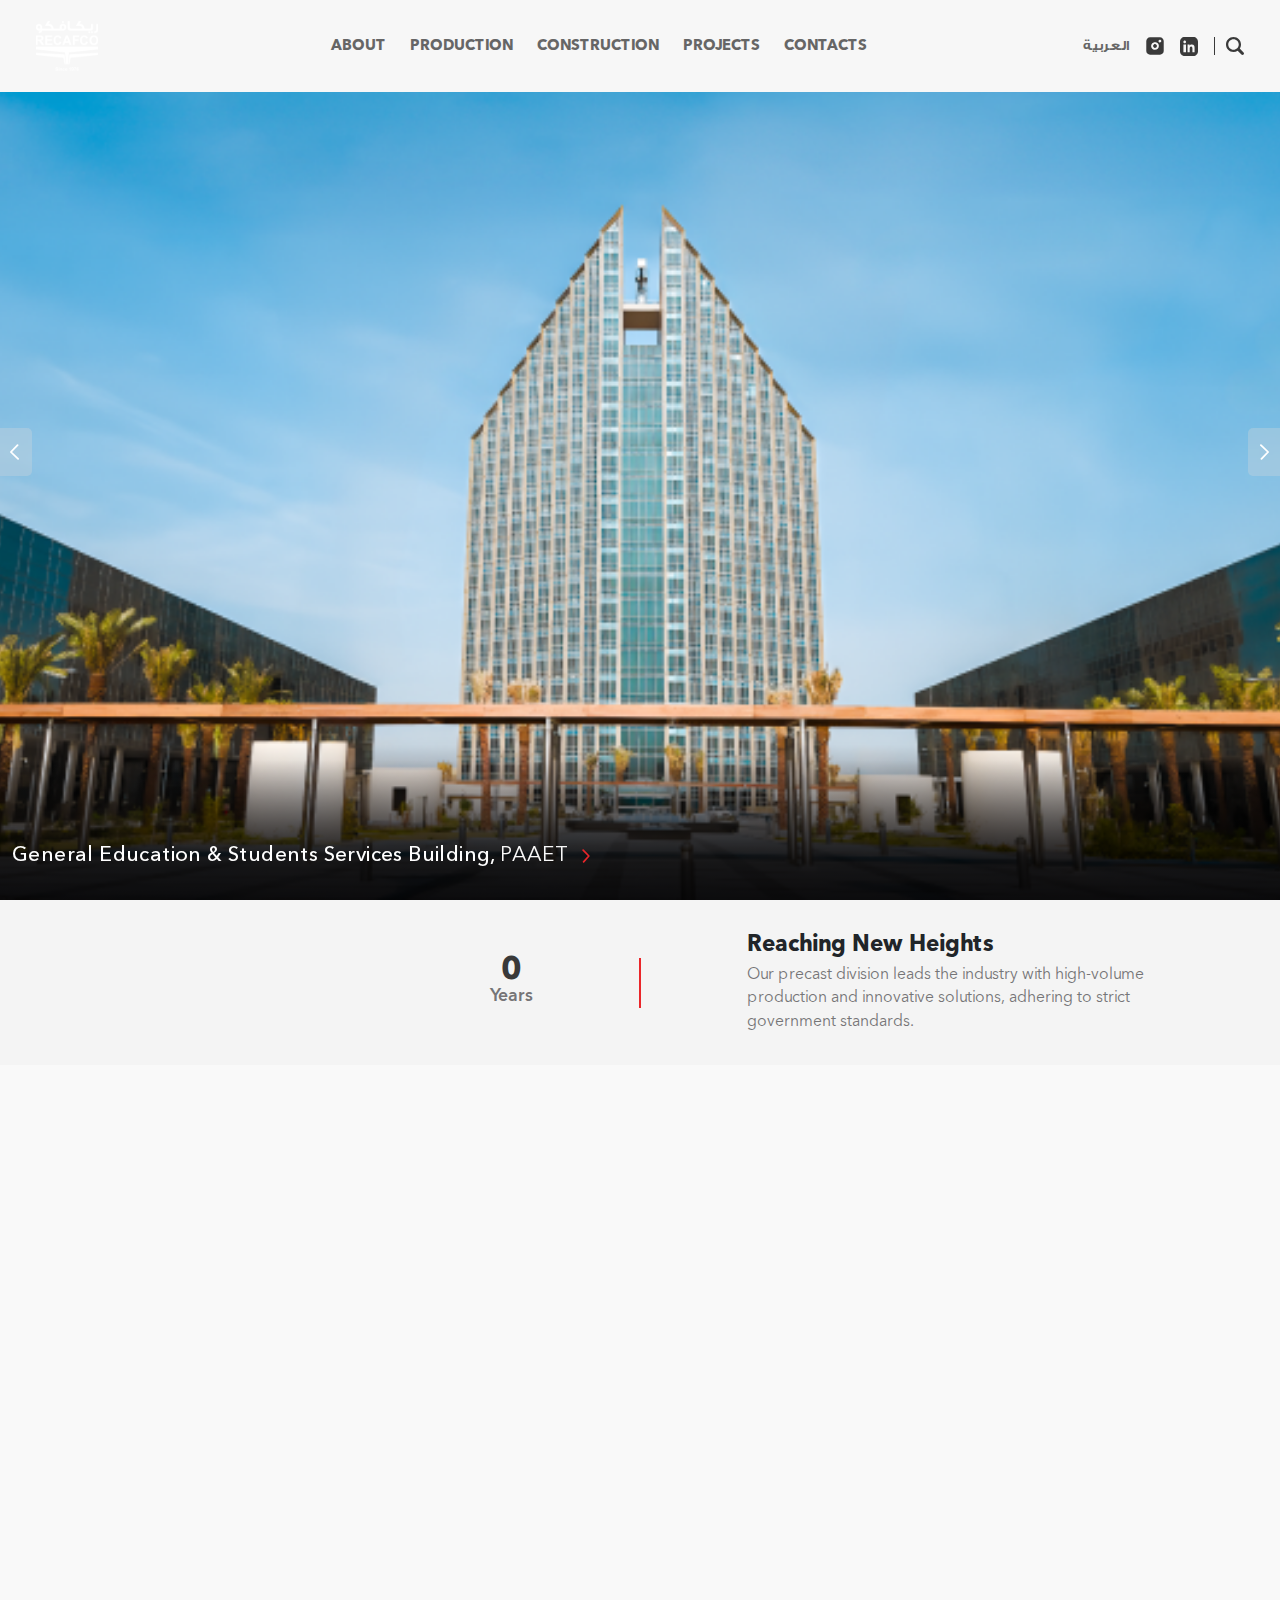
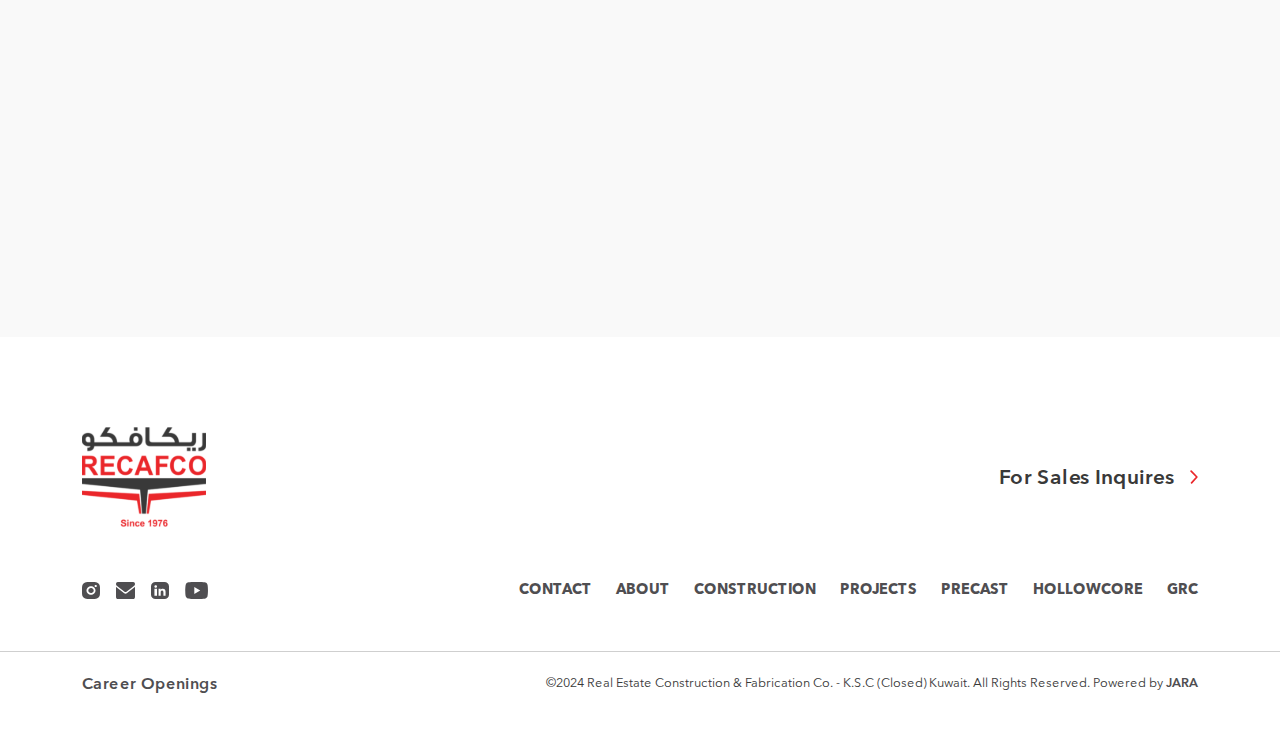
<file: home-mobile.html>
<!DOCTYPE html>
<html lang="en" dir="ltr">

<head>
    <!-- meta tag -->
    <meta charset="utf-8">
    <title>Recafco</title>
    <meta name="description" content="">
    <!-- responsive tag -->
    <meta http-equiv="x-ua-compatible" content="ie=edge">
    <meta name="viewport" content="width=device-width, initial-scale=1">
    <!-- favicon -->
    <link rel="apple-touch-icon" href="assets/images/fav/fav.png">
    <link rel="shortcut icon" type="image/x-icon" href="assets/images/fav/fav.png">
    <!-- bootstrap v5.3.3 css -->
    <link rel="stylesheet" type="text/css" href="assets/bootstrap/css/bootstrap.min.css">
    <!-- <link rel="stylesheet" type="text/css" href="assets/bootstrap/css/bootstrap.rtl.min.css"> -->
    <!-- Aos Animation css -->
    <link rel="stylesheet" type="text/css" href="assets/aos/css/aos.css">
    <!--Font-awesome-->
    <link rel="stylesheet" href="https://cdnjs.cloudflare.com/ajax/libs/font-awesome/6.4.2/css/all.min.css" />
    <!-- Swiper Slider css -->
    <link rel="stylesheet" type="text/css" href="assets/swiper/css/swiper-bundle.min.css">
    <!-- style css -->
    <link rel="stylesheet" type="text/css" href="assets/sass/general.css">
    <link rel="preconnect" href="https://fonts.googleapis.com">
    <link rel="preconnect" href="https://fonts.gstatic.com" crossorigin>
    <link
        href="https://fonts.googleapis.com/css2?family=Inria+Serif:ital,wght@0,300;0,400;0,700;1,300;1,400;1,700&display=swap"
        rel="stylesheet">
    <script src="assets/js/gsap.min.js"></script>
    <!--[if lt IE 9]>
            <script src="https://oss.maxcdn.com/html5shiv/3.7.2/html5shiv.min.js"></script>
            <script src="https://oss.maxcdn.com/respond/1.4.2/respond.min.js"></script>
    <![endif]-->
</head>

<body id="vertical">
    <!--Preloader-->
    <div id="preloader-background">
        <div id="circle-loader"></div>
        <img id="centre-logo" src="assets/images/logo/color-recafco-logo.svg" alt="logo" />
    </div>
    <!--Header-->
    <header data-lenis-prevent>
        <nav class="navbar navbar-expand-lg menu-sticky">
            <div class="container-fluid">
                <a class="navbar-brand desktop-only" href="index.html">
                    <img src="assets/images/logo/white-logo.svg" alt="Logo" />
                </a>
                <button class="navbar-toggle" type="button" data-bs-toggle="collapse"
                    data-bs-target="#navbarSupportedContent" aria-controls="navbarSupportedContent"
                    aria-expanded="false" aria-label="Toggle navigation">
                    <img src="assets/images/icon/menubtton.svg" alt="icon" />
                </button>
                <div class="collapse navbar-collapse" id="navbarSupportedContent">
                    <!----------------------------------------------------------------->
                    <div class="header-nav-mobile-only">
                        <img src="assets/images/logo/color-recafco-logo.svg" alt="Logo" />
                        <a href="#" class="language-btn">العربية</a>
                    </div>
                    <!----------------------------------------------------------------->
                    <ul class="navbar-nav me-auto mb-2 mb-lg-0">
                        <li class="nav-item">
                            <a class="nav-link " aria-current="page" href="about.html">about</a>
                            <img class="icon-mobile" src="assets/images/icon/arrow-nav.svg" alt="icon" />
                        </li>
                        <li class="nav-item">
                            <a class="nav-link" href="production.html">Production</a>
                            <img class="icon-mobile" src="assets/images/icon/arrow-nav.svg" alt="icon" />
                        </li>
                        <li class="nav-item">
                            <a class="nav-link" href="construction.html">Construction</a>
                            <img class="icon-mobile" src="assets/images/icon/arrow-nav.svg" alt="icon" />
                        </li>
                        <li class="nav-item">
                            <a class="nav-link" href="all-projects.html">Projects</a>
                            <img class="icon-mobile" src="assets/images/icon/arrow-nav.svg" alt="icon" />
                        </li>
                        <li class="nav-item">
                            <a class="nav-link" href="help.html">contacts</a>
                            <img class="icon-mobile" src="assets/images/icon/arrow-nav.svg" alt="icon" />
                        </li>
                        <li class="icon-mobile">
                            <div class="input-group d-flex align-items-center justify-content-between">
                                <input type="text" class="form-control" placeholder="Scientific Center"
                                    aria-label="Recipient's username" aria-describedby="basic-addon2">
                                <div class="input-group-append">
                                    <a href="not-found.html" class="btn" type="button">
                                        <img src="assets/images/icon/search.svg" alt="icon" />
                                    </a>
                                </div>
                            </div>
                        </li>
                    </ul>
                    <div class="navbar-other-option d-flex align-items-center gap-3">
                        <a href="#">العربية</a>
                        <a href="#">
                            <img src="assets/images/icon/nav-instagram.svg" alt="icon" />
                        </a>
                        <a href="#">
                            <img src="assets/images/icon/nav-linkedin.svg" alt="icon" />
                        </a>
                        <button class="accordion-button collapsed" type="button" data-bs-toggle="collapse"
                            data-bs-target="#collapseTwo" aria-expanded="false" aria-controls="collapseTwo">
                            <img class="search" src="assets/images/icon/search.svg" alt="icon" />
                            <img class="close" src="assets/images/icon/close.svg" alt="icon" />
                        </button>
                    </div>
                </div>
            </div>
        </nav>
        <div class="container-fluid p-0">
            <div class="accordion-item desktop-only">
                <div id="collapseTwo" class="accordion-collapse collapse" data-bs-parent="#accordionExample">
                    <div class="input-group">
                        <input type="text" class="form-control" placeholder="Search..."
                            aria-label="Recipient's username" aria-describedby="basic-addon2">
                        <div class="input-group-append">
                            <a href="not-found.html" type="button">
                                <img src="assets/images/icon/search.svg" alt="search">
                            </a>
                        </div>
                    </div>
                </div>
            </div>
        </div>
    </header>
    <div class="logo-mobile">
        <img src="assets/images/logo/color-recafco-logo.svg" alt="image" />
    </div>
    <!--main-slider-->
    <section class="home-main-slider position-relative">
        <!-- Swiper -->
        <div class="swiper mySwiper main-swiper">
            <div class="swiper-wrapper">
                <div class="swiper-slide position-relative">
                    <div class="image-slider">
                        <img class="d-block w-100 img-fluid" src="assets/images/slider/slider-one.PNG" alt="image" />
                    </div>
                    <div class="content-slider">
                        <div class="container-fluid">

                            <a href="#" class="button button--link hover-add-underline">
                                <span>General Education & students services building, <span>PAAet</span></span>
                                <img src="assets/images/icon/danger-arrow.svg" alt="icon" />
                            </a>
                            <div class="mobile-only-section button-group">
                                <a href="production.html" class="button button--link hover-add-underline">
                                    see projects
                                </a>
                                <a href="help.html" class="button dark-button button--link hover-add-underline">
                                    send inquiry
                                </a>
                            </div>
                        </div>
                    </div>
                </div>
                <div class="swiper-slide position-relative">
                    <div class="image-slider">
                        <img class="d-block w-100 img-fluid" src="assets/images/slider/slider-two.PNG" alt="image" />
                    </div>
                    <div class="content-slider">
                        <div class="container-fluid">
                            <a href="#" class="button button--link hover-add-underline">
                                <span>General Education</span>
                                <img src="assets/images/icon/danger-arrow.svg" alt="icon" />
                            </a>
                        </div>
                    </div>
                </div>
                <div class="swiper-slide position-relative">
                    <div class="image-slider">
                        <img class="d-block w-100 img-fluid" src="assets/images/slider/slider-three.PNG" alt="image" />
                    </div>
                    <div class="content-slider">
                        <div class="container-fluid">
                            <a href="#" class="button button--link hover-add-underline">
                                <span>General Education & students services building, <span>PAAet</span></span>
                                <img src="assets/images/icon/danger-arrow.svg" alt="icon" />
                            </a>
                        </div>
                    </div>
                </div>
                <div class="swiper-slide position-relative">
                    <div class="image-slider">
                        <img class="d-block w-100 img-fluid" src="assets/images/slider/slider-four.PNG" alt="image" />
                    </div>
                    <div class="content-slider">
                        <div class="container-fluid">
                            <a href="#" class="button button--link hover-add-underline">
                                <span>General Education</span>
                                <img src="assets/images/icon/danger-arrow.svg" alt="icon" />
                            </a>
                        </div>
                    </div>
                </div>
                <div class="swiper-slide position-relative">
                    <div class="image-slider">
                        <img class="d-block w-100 img-fluid" src="assets/images/slider/slider-five.PNG" alt="image" />
                    </div>
                    <div class="content-slider">
                        <div class="container-fluid">
                            <a href="#" class="button button--link hover-add-underline">
                                <span>General Education</span>
                                <img src="assets/images/icon/danger-arrow.svg" alt="icon" />
                            </a>
                        </div>
                    </div>
                </div>

            </div>
            <div class="swiper-button-next main-swiper-arrow">
                <img src="assets/images/icon/arrow-right.svg" alt="images" />
            </div>
            <div class="swiper-button-prev main-swiper-arrow">
                <img src="assets/images/icon/arrow-left.svg" alt="images" />
            </div>
        </div>
    </section>
    <!--Second Section-->
    <section class="second-section">
        <div class="container">
            <div class="second-section-content">
                <div class="row align-items-center">
                    <div class="col-lg-5 col-md-5 col-3">
                        <div class="d-flex flex-column align-items-end">
                            <div class="counter position-relative text-center">
                                <div class="counting" data-count="48">0</div>
                                <p>Years</p>
                            </div>
                        </div>
                    </div>
                    <div class="col-lg-2 col-md-2 col-1">
                        <div class="sperator position-relative"></div>
                    </div>
                    <div class="col-lg-5 col-md-5 col-8">
                        <h5 class="mb-1">Reaching new heights</h5>
                        <p>
                            Our precast division leads the industry with high-volume production and innovative
                            solutions,
                            adhering to strict government standards.
                        </p>
                    </div>
                </div>


            </div>
        </div>
    </section>
    <!--Mobile Section Only-->
    <section class="mobile-only-section about-home-section">
        <div class="container">
            <div class="row mb-3">
                <div class="col-6">
                    <div class="first-image">
                        <img class="w-100 img-fluid" src="assets/images/projects/proj1.png" alt="image" />
                    </div>
                </div>
                <div class="col-6">
                    <div class="second-image">
                        <img class="w-100 img-fluid" src="assets/images/projects/proj2.PNG" alt="image" />
                        <img class="w-100 img-fluid" src="assets/images/projects/proj3.PNG" alt="image" />
                    </div>
                </div>
            </div>
            <div class="row">
                <div class="col-12">
                    <p>
                        <span>RECAFCO</span> powers Kuwait's growth with top-tier manufacturing & mega-projects,
                        supporting <span>Kuwait 2035 vision.</span>
                    </p>
                    <a href="about.html" class="button button--primary bg-red hover-add-swipe">
                        About Recafco
                    </a>
                </div>
            </div>
        </div>
    </section>
    <!--Section swiper and counter-->
    <section class="details-section" data-aos="fade-up">
        <div class="container-fluid p-0">
            <div class="row align-items-center">
                <div class="col-lg-7 col-md-12 col-sm-12 p-0">
                    <div class="first-details-description">
                        <div class="row justify-content-end">
                            <div class="col-lg-8 col-md-12 col-sm-12">
                                <p>
                                    <span>RECAFCO</span> drives Kuwait's growth through exceptional manufacturing and
                                    mega-project execution, aligning with global standards and the <span>Kuwait 2035
                                        vision.</span>
                                </p>
                            </div>
                        </div>
                    </div>
                    <!---->
                </div>
                <div class="col-lg-5 col-md-12 col-sm-12 p-0">
                    <div class="interactive-section-image-part h-100">
                        <div class='container_sec'>
                            <div class='reveal'>
                                <img class="img-fluid w-100" src="assets/images/global-image/first-right.png"
                                    alt="image" />
                            </div>
                        </div>
                    </div>
                </div>
                <!---->
            </div>
        </div>
    </section>
    <!--Section swiper and counter-->
    <section class="interactive-section sucess-partner" data-aos="fade-up">
        <div class="container-fluid p-0">
            <h2>Success Partners</h2>
            <div class="row align-items-center">
                <!---->
                <div class="col-lg-9 col-md-8 col-sm-12 p-0">
                    <div class="interactive-section-swiper position-relative">
                        <div class="row justify-content-center">
                            <div class="col-lg-10 col-md-11">
                                <!-- Swiper -->
                                <div class="swiper mySwiper clients">
                                    <div class="swiper-wrapper">
                                        <div class="swiper-slide">
                                            <div class="box">
                                                <img src="assets/images/client-logo/part.svg" alt="logo" />
                                            </div>
                                        </div>
                                        <!---->
                                        <div class="swiper-slide">
                                            <div class="box">
                                                <img src="assets/images/client-logo/part1.svg" alt="logo" />
                                            </div>
                                        </div>
                                        <!---->
                                        <div class="swiper-slide">
                                            <div class="box">
                                                <img src="assets/images/client-logo/part2.svg" alt="logo" />
                                            </div>
                                        </div>
                                        <!---->
                                        <div class="swiper-slide">
                                            <div class="box">
                                                <img src="assets/images/client-logo/part3.svg" alt="logo" />
                                            </div>
                                        </div>
                                        <!---->
                                        <div class="swiper-slide">
                                            <div class="box">
                                                <img src="assets/images/client-logo/part4.svg" alt="logo" />
                                            </div>
                                        </div>
                                        <!---->
                                        <div class="swiper-slide">
                                            <div class="box">
                                                <img src="assets/images/client-logo/part5.svg" alt="logo" />
                                            </div>
                                        </div>
                                        <!---->
                                        <div class="swiper-slide">
                                            <div class="box">
                                                <img src="assets/images/client-logo/part6.svg" alt="logo" />
                                            </div>
                                        </div>
                                        <!---->
                                        <div class="swiper-slide">
                                            <div class="box">
                                                <img src="assets/images/client-logo/part5.svg" alt="logo" />
                                            </div>
                                        </div>
                                        <!---->
                                        <div class="swiper-slide">
                                            <div class="box">
                                                <img src="assets/images/client-logo/part6.svg" alt="logo" />
                                            </div>
                                        </div>
                                        <!---->

                                    </div>
                                </div>
                            </div>
                        </div>
                    </div>
                </div>
            </div>
        </div>
    </section>
    <!--Section-->
    <section class="logo-with-description mobile-only" data-aos="fade-up">
        <div class="container-fluid p-0">
            <h2>Certificates & Memberships</h2>
            <div class="row align-items-center">
                <div class="col-lg-9 col-md-8 col-sm-12 p-0">
                    <div class="h-100 logo-content-section position-relative">
                        <div class="row justify-content-center">
                            <!--Have script in the end of page Swiper -->
                            <div class="swiper mySwiper three-logo">
                                <div class="swiper-wrapper">
                                    <div class="swiper-slide">
                                        <div class="item  text-center">
                                            <img class="d-block m-auto" src="assets/images/logo/pci.PNG" alt="logo" />
                                        </div>
                                    </div>
                                    <div class="swiper-slide">
                                        <div class="item  text-center">
                                            <img class="d-block m-auto" src="assets/images/logo/cfa.PNG" alt="logo" />
                                        </div>
                                    </div>
                                    <div class="swiper-slide">
                                        <div class="item  text-center">
                                            <img class="d-block m-auto" src="assets/images/logo/pci.PNG" alt="logo" />
                                        </div>
                                    </div>
                                    <div class="swiper-slide">
                                        <div class="item  text-center">
                                            <img class="d-block m-auto" src="assets/images/logo/aci.PNG" alt="logo" />
                                        </div>
                                    </div>
                                    <div class="swiper-slide">
                                        <div class="item  text-center">
                                            <img class="d-block m-auto" src="assets/images/logo/pci.PNG" alt="logo" />
                                        </div>
                                    </div>
                                </div>

                            </div>
                        </div>
                    </div>
                </div>
            </div>
        </div>
    </section>

<!--Section swiper and counter-->
<section class="interactive-section" data-aos="fade-up">
    <div class="container-fluid p-0">
        <div class="row align-items-center">
            <div class="col-lg-3 col-md-4 col-sm-12 p-0">
                <div class="interactive-section-image-part h-100">
                    <div class='container_sec'>
                        <div class='reveal'>
                            <img class="img-fluid w-100" src="assets/images/global-image/image-swiper-counter.png"
                                alt="image" />
                        </div>
                    </div>
                </div>
            </div>
            <!---->
            <div class="col-lg-9 col-md-8 col-sm-12 p-0">
                <div class="interactive-section-counter">
                    <div
                        class="item position-relative d-flex align-items-center justify-content-center flex-column">
                        <div class="counting-div d-flex align-items-center mb-3 gap-1">
                            <div class="counting" data-count="1000">0</div>
                            <span>+</span>
                        </div>
                        <p>Completed projects</p>
                    </div>
                    <!---->
                    <div
                        class="item position-relative d-flex align-items-center justify-content-center flex-column">
                        <div class="counting-div d-flex align-items-center mb-3 gap-1">
                            <div class="counting" data-count="500">0</div>
                            <span>+</span>
                        </div>
                        <p>Employees strong and growing</p>
                    </div>
                    <!---->
                    <div
                        class="item position-relative d-flex align-items-center justify-content-center flex-column">
                        <div class="counting-div d-flex align-items-center mb-3 gap-1">
                            <div class="counting" data-count="50">0</div>
                            <span>+</span>
                        </div>
                        <p>Awards won</p>
                    </div>
                </div>
               
            </div>
        </div>
    </div>
</section>
   


    <!---->
    <section class="build-together position-relative mobile-only">
        <div class="mobile-upper-text align-items-center justify-content-center flex-column row-gap-3">
            <h4>let’s build <span class="d-block">together</span></h4>
            <a href="help.html" class="button button--primary bg-red hover-add-swipe">
                view career openings
            </a>
        </div>
        <div class="flex-reverse p-0">
            <div
                class="build-together-absolute-box d-flex align-items-center justify-content-center flex-column row-gap-3">
                <span>let’s talk</span>
                <h4>need to reach us?</h4>
                <a href="help.html" class="button button--primary bg-red hover-add-swipe">
                    Contact us
                </a>
            </div>
            <div class="row">
                <div class="col-lg-8 col-md-9 col-sm-12">
                    <div class="build-together-image-part position-relative d-flex align-items-center"
                        style="background: url(assets/images/production/contact.PNG);">
                        <div class="text-image">
                            <h4>let’s build <span class="d-block">together</span></h4>
                            <a href="help.html" class="button button--primary bg-red hover-add-swipe">
                                view career openings
                            </a>
                        </div>
                    </div>
                </div>
            </div>
        </div>
    </section>
    <!--Footer-->
    <footer class="white-bg">
        <div class="container">
            <!---->
            <div class="footer__top d-flex align-items-center flex-wrap gap-5 row-gap-3">
                <div class="logo">
                    <img src="assets/images/logo/color-recafco-logo.svg" alt="Logo" />
                </div>
                <a href="#" class="button button--link hover-add-underline d-flex align-items-center gap-3">
                    <span>For sales inquires</span>
                    <img src="assets/images/icon/danger-arrow.svg" alt="icon" />
                </a>
            </div>
            <!---->
            <div class="footer__center d-flex flex-wrap align-items-center row-gap-4">
                <div class="social-media d-flex align-items-center gap-3">
                    <a href="#" target="_blank" class="d-block">
                        <img src="assets/images/icon/instagram.svg" alt="instagram" />
                    </a>
                    <a href="#" target="_blank" class="d-block">
                        <img src="assets/images/icon/mail.svg" alt="e-mail" />
                    </a>
                    <a href="#" target="_blank" class="d-block">
                        <img src="assets/images/icon/linked.svg" alt="linked in" />
                    </a>
                    <a href="#" target="_blank" class="d-block">
                        <img class="youtube" src="assets/images/icon/youtube.svg" alt="youtube" />
                    </a>
                </div>
                <!---->
                <div class="nav--footer">
                    <ul class="d-flex flex-wrap align-items-center justify-content-center">
                        <li><a href="help.html" target="_blank">Contact</a></li>
                        <li><a href="about.html" target="_blank">about</a></li>
                        <li><a href="construction.html" target="_blank">Construction</a></li>
                        <li><a href="all-projects.html" target="_blank">projects</a></li>
                        <li><a href="production.html" target="_blank">Precast</a></li>
                        <li><a href="production.html" target="_blank">Hollowcore</a></li>
                        <li><a href="production.html" target="_blank">GRC</a></li>
                    </ul>
                </div>
            </div>
        </div>
        <!---->
        <div class="footer__bottom">
            <div class="container">
                <div class="content d-flex flex-wrap align-items-center  row-gap-3">
                    <a href="#" class="text button button--link hover-add-underline d-flex align-items-center gap-3">
                        career openings
                    </a>
                    <p class="copyright">
                        ©2024 Real Estate Construction & Fabrication Co. - K.S.C (Closed) Kuwait. All Rights Reserved.
                        Powered by <a href="#">JARA</a>
                    </p>
                </div>
            </div>
        </div>
    </footer>
    <script src="assets/bootstrap/js/bootstrap.bundle.min.js"></script>
    <script src="https://cdnjs.cloudflare.com/ajax/libs/popper.js/1.14.3/umd/popper.min.js"></script>
    <!--JQuery Js-->
    <script src="assets/jq/jQuery.js"></script>
    <!-- AOS JS -->
    <script src="assets/aos/js/aos.js"></script>
    <!--ScrollTrigger-->
    <script src="assets/js/ScrollTrigger.min.js"></script>
    <!--lenis-->
    <script src="assets/js/lenis.js"></script>
    <script src="assets/js/imagesloaded.pkgd.min.js"></script>
    <script src="assets/js/script_lenis.js"></script>
    <!-- Swiper JS -->
    <script src="assets/swiper/js/swiper.min.js"></script>
    <!--Main Js-->
    <script src="assets/js/main.js"></script>
    <!--main-swiper-->
    <script>
        var swiperMain = new Swiper(".mySwiper.main-swiper", {
            // autoplay: {
            // delay: 4000,
            // disableOnInteraction: false,
            // },
            speed: 4000,
            effect: 'fade',
            fadeEffect: {
                crossFade: true,
            },
            navigation: {
                nextEl: ".swiper-button-next.main-swiper-arrow",
                prevEl: ".swiper-button-prev.main-swiper-arrow",
            },
        });
    </script>
    <!-- Initialize Swiper -->
    <script>
        var swiperClients = new Swiper(".mySwiper.clients", {
            slidesPerView: 4,
            autoplay: true,
            spaceBetween: 10,
            breakpoints: {
                0: {
                    slidesPerView: 4,
                },
                400: {
                    slidesPerView: 4,
                },
                880: {
                    slidesPerView: 4,
                },
                1025: {
                    slidesPerView: 6,
                },
                1366: {
                    slidesPerView: 7,
                }
            },
            navigation: {
                nextEl: ".swiper-button-next.clients",
                prevEl: ".swiper-button-prev.clients",
            },
        });
    </script>
    <!-- Initialize three-logo -->
    <script>
        var swiperLogo = new Swiper(".mySwiper.three-logo", {
            autoplay: true,
            breakpoints: {
                0: {
                    slidesPerView: 3,
                },
                400: {
                    slidesPerView: 3,
                },
                880: {
                    slidesPerView: 3,
                },
                1025: {
                    slidesPerView: 3,
                },
                1366: {
                    slidesPerView: 3,
                }
            },
            navigation: {
                nextEl: ".swiper-button-next.three-logo-arrow",
                prevEl: ".swiper-button-prev.three-logo-arrow",
            },
        });
    </script>
    <!--five-logo Swiper-->
    <script>
        var swiperFiveLogo = new Swiper(".mySwiper.five-logo", {
            spaceBetween: 10,
            breakpoints: {
                0: {
                    slidesPerView: 1,
                },
                400: {
                    slidesPerView: 2,
                },
                880: {
                    slidesPerView: 3,
                },
                1025: {
                    slidesPerView: 4,
                },
                1366: {
                    slidesPerView: 5,
                }
            },
            navigation: {
                nextEl: ".swiper-button-next.five-logo-arrow",
                prevEl: ".swiper-button-prev.five-logo-arrow",
            },
        });
    </script>
</body>

</html>
</file>
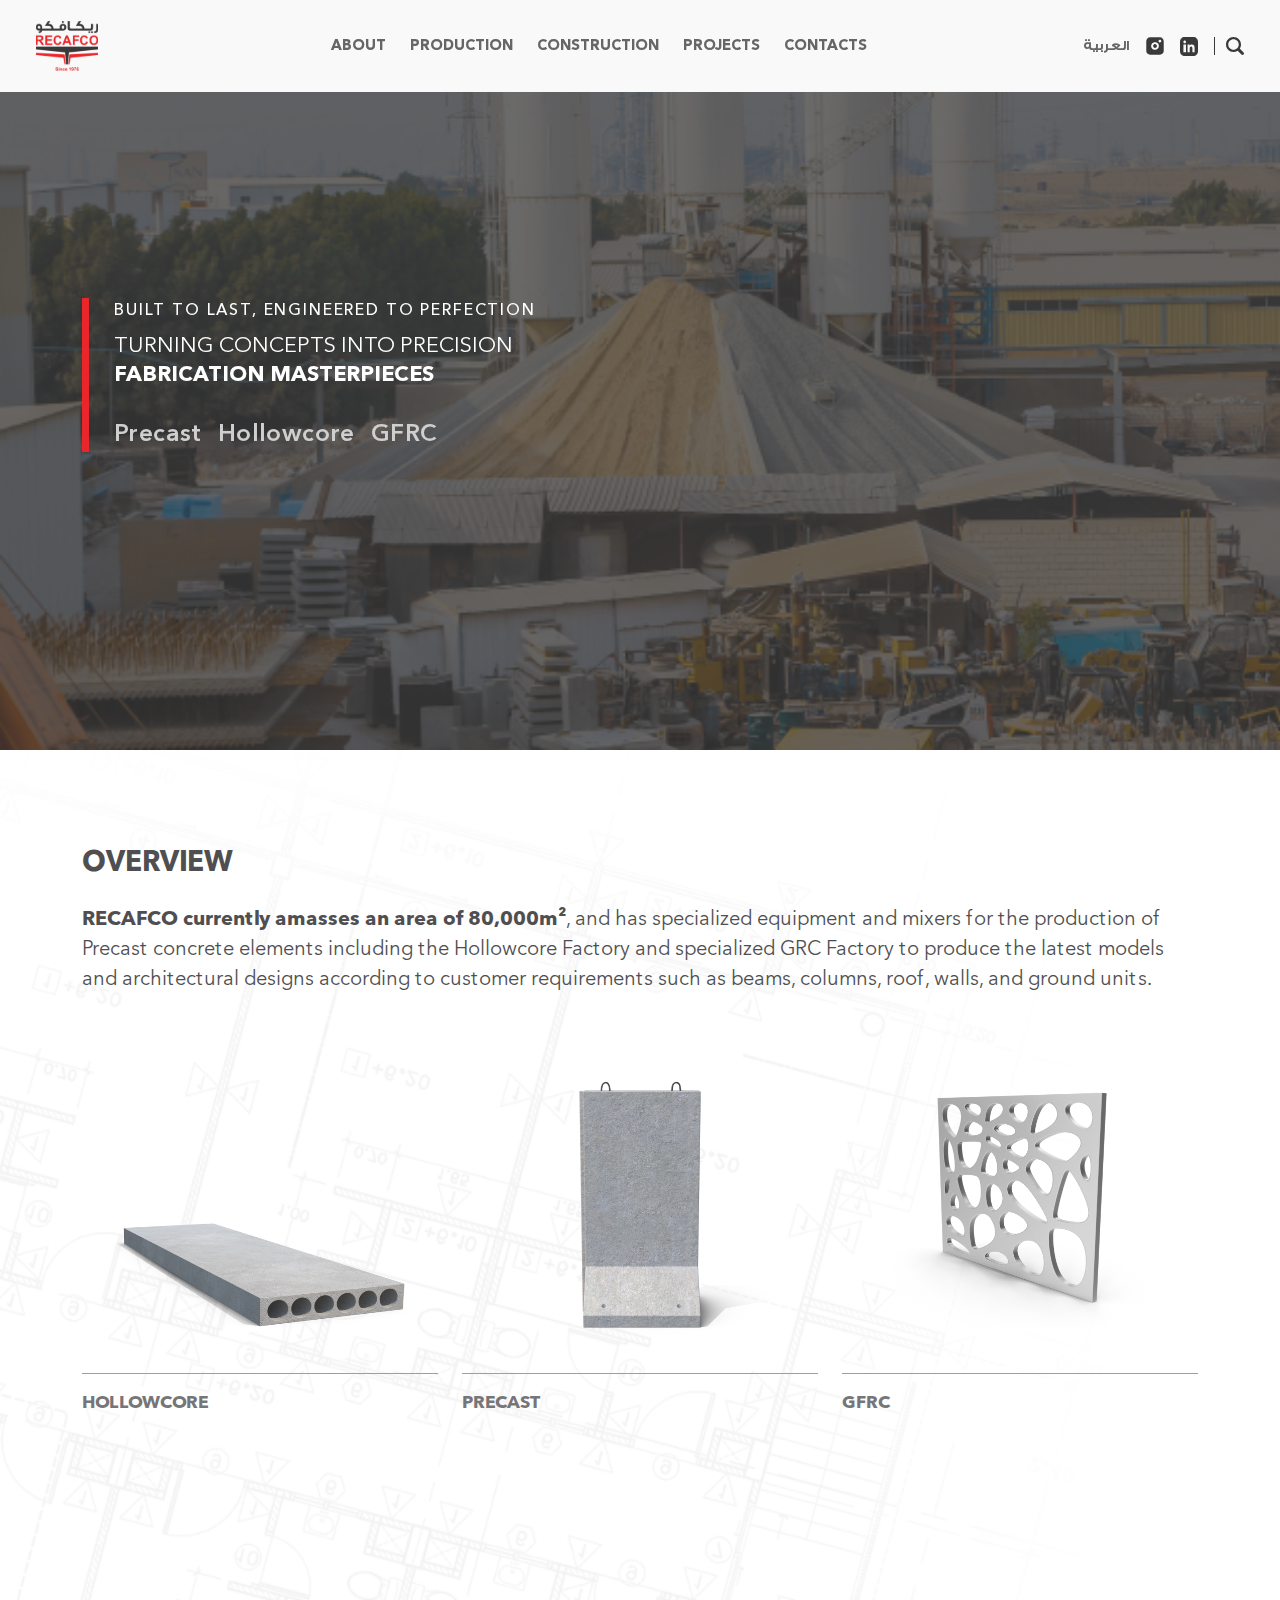
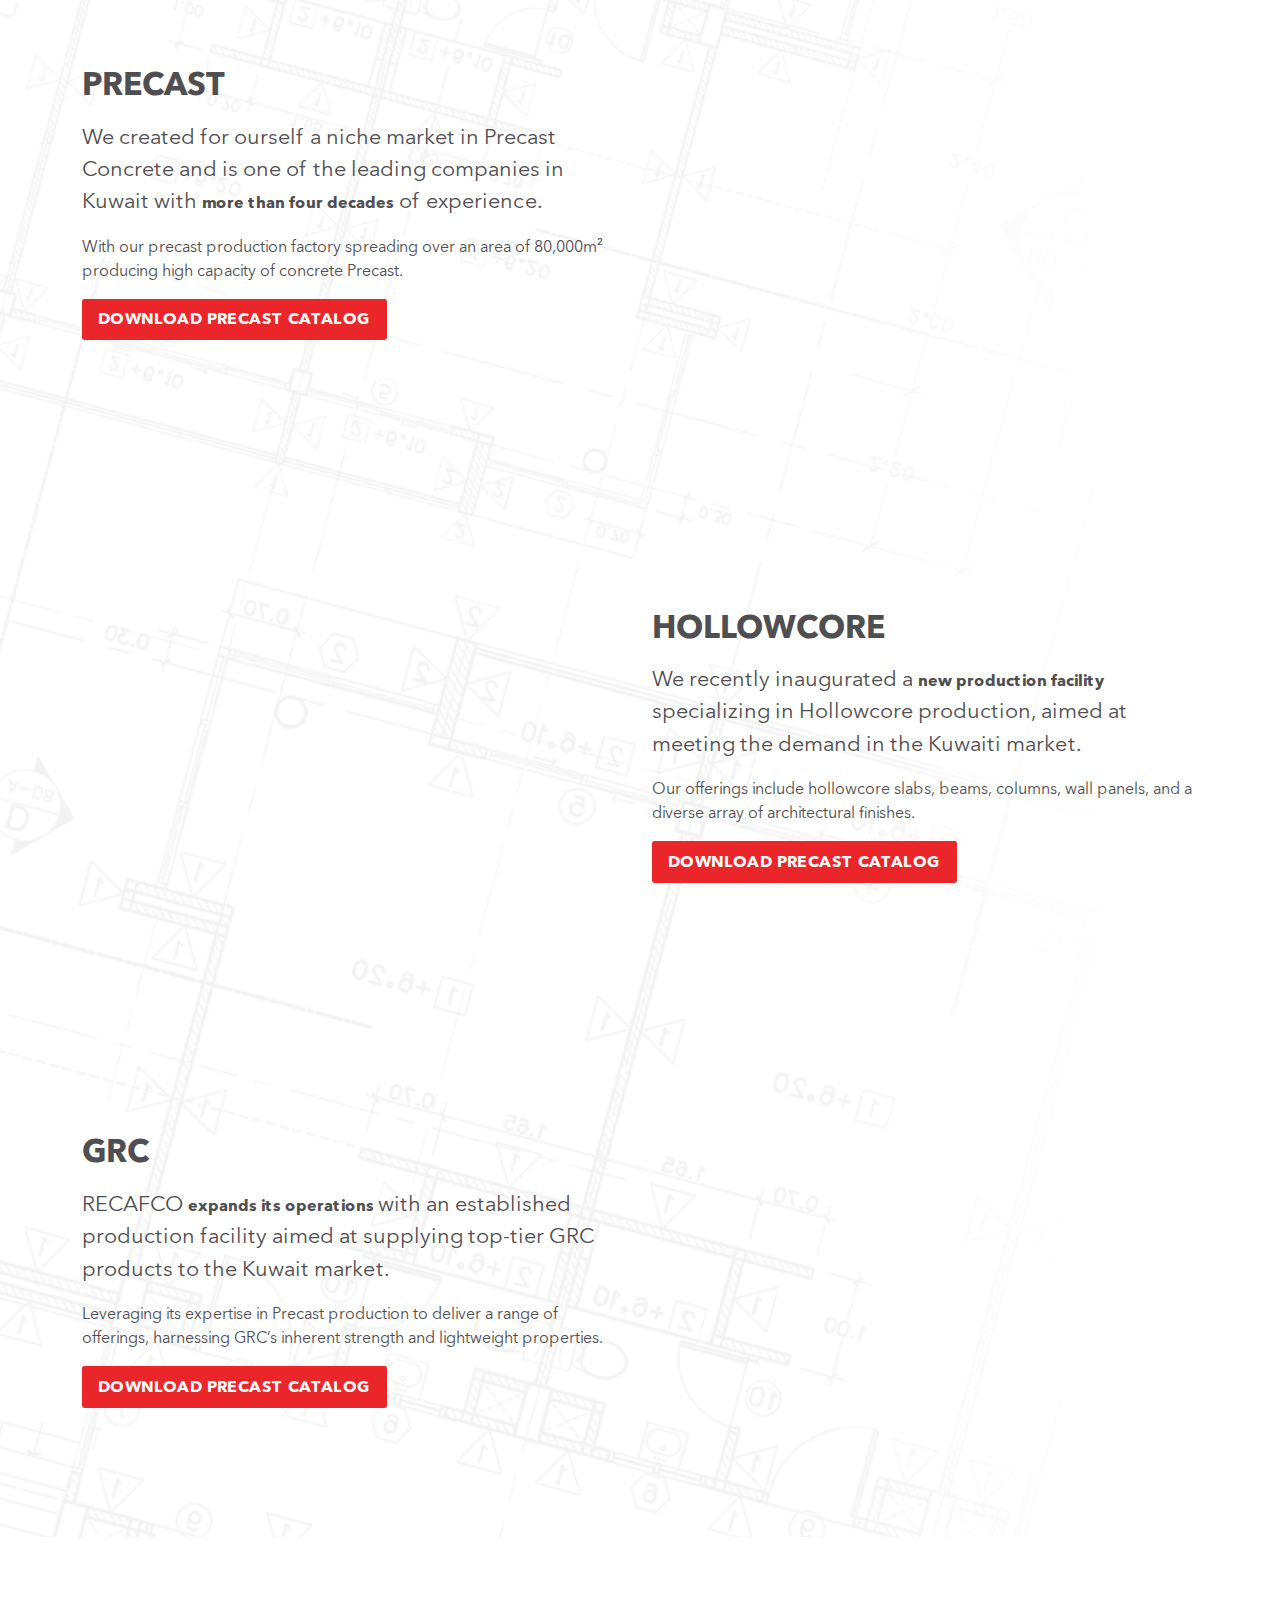
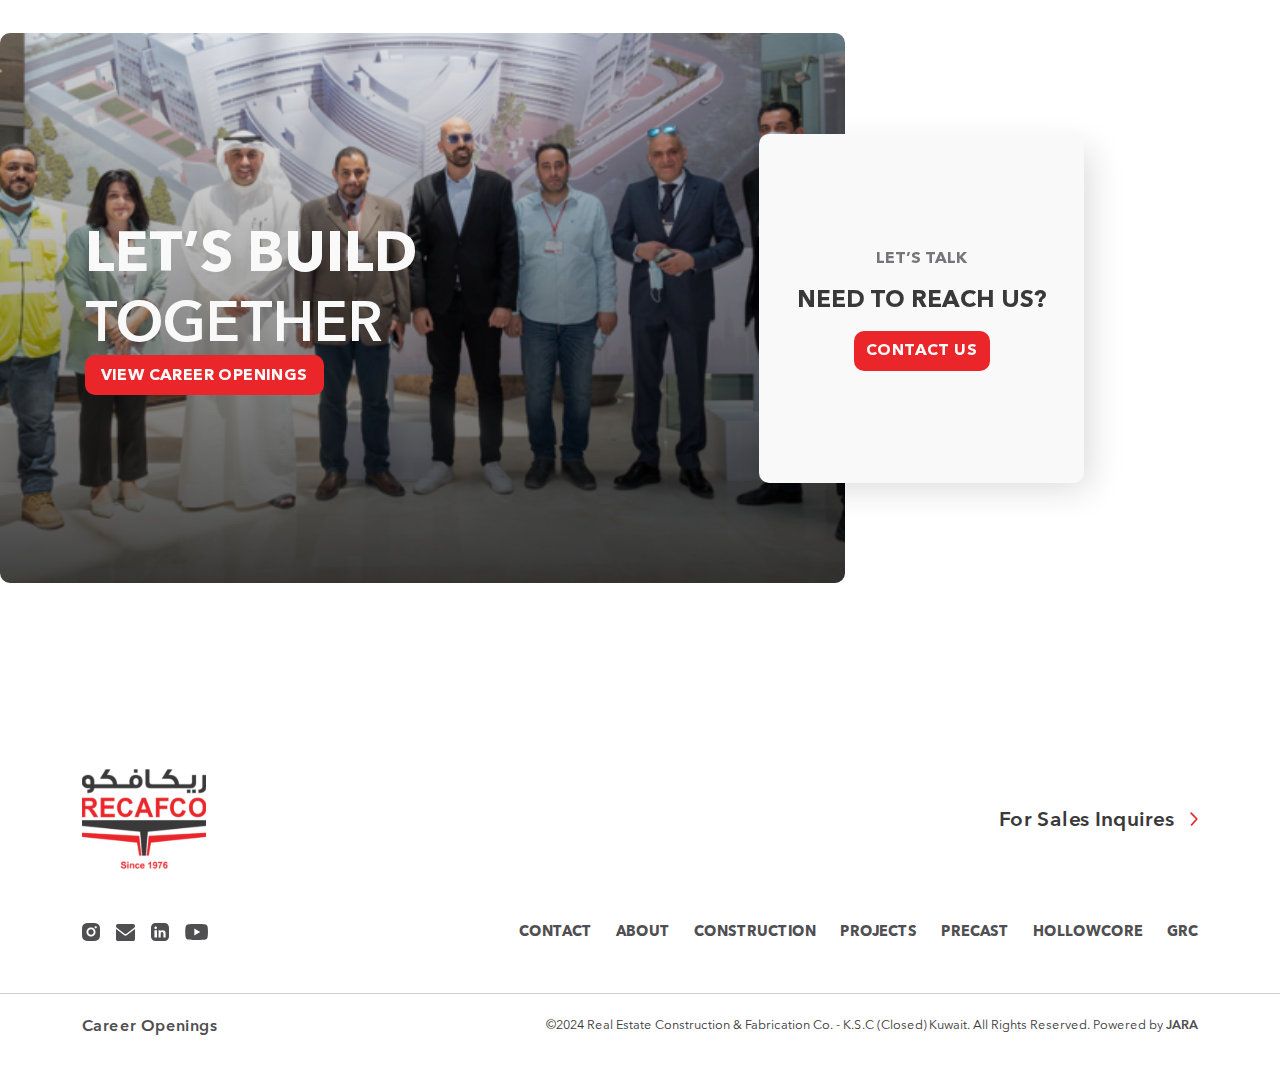
<file: production.html>
<!DOCTYPE html>
<html lang="en" dir="ltr">

<head>
    <!-- meta tag -->
    <meta charset="utf-8">
    <title>Recafco</title>
    <meta name="description" content="">
    <!-- responsive tag -->
    <meta http-equiv="x-ua-compatible" content="ie=edge">
    <meta name="viewport" content="width=device-width, initial-scale=1">
    <!-- favicon -->
    <link rel="apple-touch-icon" href="assets/images/fav/fav.png">
    <link rel="shortcut icon" type="image/x-icon" href="assets/images/fav/fav.png">
    <!-- bootstrap v5.3.3 css -->
    <link rel="stylesheet" type="text/css" href="assets/bootstrap/css/bootstrap.min.css">
    <!-- Aos Animation css -->
    <link rel="stylesheet" type="text/css" href="assets/aos/css/aos.css">
    <!--Font-awesome-->
    <link rel="stylesheet" href="https://cdnjs.cloudflare.com/ajax/libs/font-awesome/6.4.2/css/all.min.css" />
    <!-- Swiper Slider css -->
    <link rel="stylesheet" type="text/css" href="assets/swiper/css/swiper-bundle.min.css">
    <!-- style css -->
    <link rel="stylesheet" type="text/css" href="assets/sass/general.css">
    <link rel="preconnect" href="https://fonts.googleapis.com">
    <link rel="preconnect" href="https://fonts.gstatic.com" crossorigin>
    <link
        href="https://fonts.googleapis.com/css2?family=Inria+Serif:ital,wght@0,300;0,400;0,700;1,300;1,400;1,700&display=swap"
        rel="stylesheet">
    <script src="assets/js/gsap.min.js"></script>
    <!--[if lt IE 9]>
            <script src="https://oss.maxcdn.com/html5shiv/3.7.2/html5shiv.min.js"></script>
            <script src="https://oss.maxcdn.com/respond/1.4.2/respond.min.js"></script>
    <![endif]-->
</head>

<body id="vertical">
    <!--Preloader-->
    <div id="preloader-background">
        <div id="circle-loader"></div>
        <img id="centre-logo" src="assets/images/logo/color-recafco-logo.svg" alt="logo" />
    </div>
    <!--Header-->
    <header class="header-with-bg" data-lenis-prevent>
        <nav class="navbar navbar-expand-lg menu-sticky">
            <div class="container-fluid">
                <a class="navbar-brand desktop-only" href="index.html">
                    <img src="assets/images/logo/color-recafco-logo.svg" alt="Logo" />
                </a>
                <button class="navbar-toggle" type="button" data-bs-toggle="collapse"
                    data-bs-target="#navbarSupportedContent" aria-controls="navbarSupportedContent"
                    aria-expanded="false" aria-label="Toggle navigation">
                    <img src="assets/images/icon/menubtton.svg" alt="icon" />
                </button>
                <div class="collapse navbar-collapse" id="navbarSupportedContent">
                    <!----------------------------------------------------------------->
                    <div class="header-nav-mobile-only">
                        <img src="assets/images/logo/color-recafco-logo.svg" alt="Logo" />
                        <a href="#" class="language-btn">العربية</a>
                    </div>
                    <!----------------------------------------------------------------->
                    <ul class="navbar-nav me-auto mb-2 mb-lg-0">
                        <li class="nav-item">
                            <a class="nav-link " aria-current="page" href="about.html">about</a>
                            <img class="icon-mobile" src="assets/images/icon/arrow-nav.svg" alt="icon" />
                        </li>
                        <li class="nav-item">
                            <a class="nav-link active" href="production.html">Production</a>
                            <img class="icon-mobile" src="assets/images/icon/arrow-nav.svg" alt="icon" />
                        </li>
                        <li class="nav-item">
                            <a class="nav-link" href="construction.html">Construction</a>
                            <img class="icon-mobile" src="assets/images/icon/arrow-nav.svg" alt="icon" />
                        </li>
                        <li class="nav-item">
                            <a class="nav-link" href="all-projects.html">Projects</a>
                            <img class="icon-mobile" src="assets/images/icon/arrow-nav.svg" alt="icon" />
                        </li>
                        <li class="nav-item">
                            <a class="nav-link" href="help.html">contacts</a>
                            <img class="icon-mobile" src="assets/images/icon/arrow-nav.svg" alt="icon" />
                        </li>
                        <li class="icon-mobile">
                            <div class="input-group d-flex align-items-center justify-content-between">
                                <input type="text" class="form-control" placeholder="Scientific Center"
                                    aria-label="Recipient's username" aria-describedby="basic-addon2">
                                <div class="input-group-append">
                                    <a href="not-found.html" class="btn" type="button">
                                        <img src="assets/images/icon/search.svg" alt="icon" />
                                    </a>
                                </div>
                            </div>
                        </li>
                    </ul>
                    <div class="navbar-other-option d-flex align-items-center gap-3">
                        <a href="#">العربية</a>
                        <a href="#">
                            <img src="assets/images/icon/nav-instagram.svg" alt="icon" />
                        </a>
                        <a href="#">
                            <img src="assets/images/icon/nav-linkedin.svg" alt="icon" />
                        </a>
                        <button class="accordion-button collapsed" type="button" data-bs-toggle="collapse"
                            data-bs-target="#collapseTwo" aria-expanded="false" aria-controls="collapseTwo">
                            <img class="search" src="assets/images/icon/search.svg" alt="icon" />
                            <img class="close" src="assets/images/icon/close.svg" alt="icon" />
                        </button>
                    </div>
                </div>
            </div>

        </nav>
        <div class="container-fluid p-0">
            <div class="accordion-item desktop-only">
                <div id="collapseTwo" class="accordion-collapse collapse" data-bs-parent="#accordionExample">
                    <div class="input-group">
                        <input type="text" class="form-control" placeholder="Search..."
                            aria-label="Recipient's username" aria-describedby="basic-addon2">
                        <div class="input-group-append">
                            <a href="not-found.html" type="button">
                                <img src="assets/images/icon/search.svg" alt="search">
                            </a>
                        </div>
                    </div>
                </div>
            </div>
        </div>
    </header>
    <div class="logo-mobile">
        <img src="assets/images/logo/white-logo.svg" alt="image"/>
    </div>
    <section data-aos="zoom-out-up" class="hero-section position-relative d-flex flex-column align-items-center justify-content-center"
        style="background: url(assets/images/global-image/proguction-hero.PNG);">
        <div class="container">
            <div class="text-box">
                <span class="d-block mb-2" data-aos="fade-up" data-aos-duration="1200">
                    Built to Last, Engineered to Perfection
                </span>
                <p class="mb-0" data-aos="fade-up" data-aos-duration="1200">
                    Turning Concepts into Precision
                </p>
                <h3 class="mb-4" data-aos="fade-up" data-aos-duration="1200">Fabrication Masterpieces</h3>
                <div class="tags d-flex flex-wrap align-items-center gap-3 row-gap-1" data-aos="fade-up" data-aos-duration="1200">
                    <a href="#" class="button button--link hover-add-underline">Precast</a>
                    <a href="#" class="button button--link hover-add-underline">Hollowcore</a>
                    <a href="#" class="button button--link hover-add-underline">GFRC</a>
                </div>
            </div>
        </div>
    </section>
    <section class="production-page">
        <div class="overview padding-section">
            <div class="container">
                <div class="row mb-4">
                    <div class="col-12 mb-5">
                        <h4 class="mb-4">OVERVIEW</h4>
                        <p>
                            <span>RECAFCO currently amasses an area of 80,000m²</span>, and has specialized equipment
                            and mixers for the production of Precast concrete elements including the Hollowcore Factory
                            and specialized GRC Factory to produce the latest models and architectural designs according
                            to customer requirements such as beams, columns, roof, walls, and ground units.
                        </p>
                    </div>
                    <div class="col-lg-4 col-md-6 col-sm-12">
                        <div class="overview-item">
                            <div class="body-part d-flex align-items-center justify-content-center h-100">
                                <img class="w-100 img-fluid" src="assets/images/production/overview1.png" alt="image" />
                            </div>
                            <div class="footer-part">
                                <p>Hollowcore</p>
                            </div>
                        </div>
                    </div>
                    <!---->
                    <div class="col-lg-4 col-md-6 col-sm-12">
                        <div class="overview-item">
                            <div class="body-part d-flex align-items-center justify-content-center h-100">
                                <img class="w-100 img-fluid" src="assets/images/production/overview2.png" alt="image" />
                            </div>
                            <div class="footer-part">
                                <p>Precast</p>
                            </div>
                        </div>
                    </div>
                    <!---->
                    <div class="col-lg-4 col-md-6 col-sm-12">
                        <div class="overview-item">
                            <div class="body-part d-flex align-items-center justify-content-center h-100">
                                <img class="w-100 img-fluid" src="assets/images/production/overview3.png" alt="image" />
                            </div>
                            <div class="footer-part">
                                <p>GFRC</p>
                            </div>
                        </div>
                    </div>
                </div>
            </div>
        </div>
        <!---->
        <div class="overview-items">
            <div class="container">
                <div class="row align-items-center">
                    <div class="col-lg-6 col-md-12 col-sm-12 mb-3">
                        <div class="overview-items-details">
                            <h4 class="mb-3">Precast</h4>
                            <p class="mb-3">
                                We created for ourself a niche market in Precast Concrete and is one of the leading
                                companies in Kuwait with <span>more than four decades</span> of experience.
                            </p>
                            <span class="d-block more-details mb-3">With our precast production factory spreading over
                                an area of 80,000m² producing high capacity of concrete Precast.</span>
                            <a href="#" class="button button--primary bg-red hover-add-swipe">
                                download precast catalog
                            </a>
                        </div>
                    </div>
                    <div class="col-lg-6 col-md-12 col-sm-12 mb-3">
                        <div
                            class='container_sec overview-items-image d-flex align-items-center justify-content-center'>
                            <div class='reveal'>
                                <img class="d-block" src="assets/images/production/Precast.png" alt="img" />
                            </div>
                        </div>
                    </div>
                </div>
                <div class="row align-items-center">
                    <div class="col-lg-6 col-md-12 col-sm-12 mb-3">
                        <div class="overview-items-details">
                            <h4 class="mb-3">Hollowcore</h4>
                            <p class="mb-3">
                                We recently inaugurated a <span>new production facility</span> specializing in
                                Hollowcore production, aimed at meeting the demand in the Kuwaiti market.
                            </p>
                            <span class="d-block more-details mb-3">
                                Our offerings include hollowcore slabs, beams, columns, wall panels, and a diverse array
                                of architectural finishes.
                            </span>
                            <a href="#" class="button button--primary bg-red hover-add-swipe">
                                download precast catalog
                            </a>
                        </div>
                    </div>
                    <div class="col-lg-6 col-md-12 col-sm-12 mb-3">
                        <div
                            class='container_sec overview-items-image d-flex align-items-center justify-content-center'>
                            <div class='reveal'>
                                <img class="d-block" src="assets/images/production/Hollowcore.png" alt="img" />
                            </div>
                        </div>
                    </div>
                </div>
                <div class="row align-items-center">
                    <div class="col-lg-6 col-md-12 col-sm-12 mb-3">
                        <div class="overview-items-details">
                            <h4 class="mb-3">GRC</h4>
                            <p class="mb-3">
                                RECAFCO <span>expands its operations </span> with an established production facility
                                aimed at supplying top-tier GRC products to the Kuwait market.
                            </p>
                            <span class="d-block more-details mb-3">
                                Leveraging its expertise in Precast production to deliver a range of offerings,
                                harnessing GRC’s inherent strength and lightweight properties.
                            </span>
                            <a href="#" class="button button--primary bg-red hover-add-swipe">
                                download precast catalog
                            </a>
                        </div>
                    </div>
                    <div class="col-lg-6 col-md-12 col-sm-12 mb-3">
                        <div
                            class='container_sec overview-items-image d-flex align-items-center justify-content-center'>
                            <div class='reveal'>
                                <img class="d-block" src="assets/images/production/GRC.png" alt="img" />
                            </div>
                        </div>
                    </div>
                </div>
            </div>
        </div>
        <!---->
        <section class="build-together padding-section bg-white position-relative">
            <div class="mobile-upper-text align-items-center justify-content-center flex-column row-gap-3">
                <h4>let’s build <span class="d-block">together</span></h4>
                <a href="help.html" class="button button--primary bg-red hover-add-swipe">
                    view career openings
                </a>
            </div>
            <div class="flex-reverse p-0">
                <div
                    class="build-together-absolute-box d-flex align-items-center justify-content-center flex-column row-gap-3">
                    <span>let’s talk</span>
                    <h4>need to reach us?</h4>
                    <a href="help.html" class="button button--primary bg-red hover-add-swipe">
                        Contact us
                    </a>
                </div>
                <div class="row">
                    <div class="col-lg-8 col-md-9 col-sm-12">
                        <div class="build-together-image-part position-relative d-flex align-items-center"
                            style="background: url(assets/images/production/contact.PNG);">
                            <div class="text-image">
                                <h4>let’s build <span class="d-block">together</span></h4>
                                <a href="help.html" class="button button--primary bg-red hover-add-swipe">
                                    view career openings
                                </a>
                            </div>
                        </div>
                    </div>
                </div>
            </div>
        </section>
        <!---->

    </section>

    <!--Footer-->
    <footer class="white-bg">
        <div class="container">
            <!---->
            <div class="footer__top d-flex align-items-center flex-wrap gap-5 row-gap-3">
                <div class="logo">
                    <img src="assets/images/logo/color-recafco-logo.svg" alt="Logo" />
                </div>
                <a href="#" class="button button--link hover-add-underline d-flex align-items-center gap-3">
                    <span>For sales inquires</span>
                    <img src="assets/images/icon/danger-arrow.svg" alt="icon" />
                </a>
            </div>
            <!---->
            <div class="footer__center d-flex flex-wrap align-items-center row-gap-4">
                <div class="social-media d-flex align-items-center gap-3">
                    <a href="#" target="_blank" class="d-block">
                        <img src="assets/images/icon/instagram.svg" alt="instagram" />
                    </a>
                    <a href="#" target="_blank" class="d-block">
                        <img src="assets/images/icon/mail.svg" alt="e-mail" />
                    </a>
                    <a href="#" target="_blank" class="d-block">
                        <img src="assets/images/icon/linked.svg" alt="linked in" />
                    </a>
                    <a href="#" target="_blank" class="d-block">
                        <img class="youtube" src="assets/images/icon/youtube.svg" alt="youtube" />
                    </a>
                </div>
                <!---->
                <div class="nav--footer">
                    <ul class="d-flex flex-wrap align-items-center justify-content-center">
                        <li><a href="help.html" target="_blank">Contact</a></li>
                        <li><a href="about.html" target="_blank">about</a></li>
                        <li><a href="construction.html" target="_blank">Construction</a></li>
                        <li><a href="all-projects.html" target="_blank">projects</a></li>
                        <li><a href="not-found.html" target="_blank">Precast</a></li>
                        <li><a href="not-found.html" target="_blank">Hollowcore</a></li>
                        <li><a href="not-found.html" target="_blank">GRC</a></li>
                    </ul>
                </div>
            </div>
        </div>
        <!---->
        <div class="footer__bottom">
            <div class="container">
                <div class="content d-flex flex-wrap align-items-center  row-gap-3">
                    <a href="#" class="text button button--link hover-add-underline d-flex align-items-center gap-3">
                        career openings
                    </a>
                    <p class="copyright">
                        ©2024 Real Estate Construction & Fabrication Co. - K.S.C (Closed) Kuwait. All Rights Reserved.
                        Powered by <a href="#">JARA</a>
                    </p>
                </div>
            </div>
        </div>
    </footer>
    <script src="assets/bootstrap/js/bootstrap.bundle.min.js"></script>
    <script src="https://cdnjs.cloudflare.com/ajax/libs/popper.js/1.14.3/umd/popper.min.js"></script>
    <!--JQuery Js-->
    <script src="assets/jq/jQuery.js"></script>
    <!-- AOS JS -->
    <script src="assets/aos/js/aos.js"></script>
    <!--ScrollTrigger-->
    <script src="assets/js/ScrollTrigger.min.js"></script>
    <!--lenis-->
    <script src="assets/js/lenis.js"></script>
    <script src="assets/js/imagesloaded.pkgd.min.js"></script>
    <script src="assets/js/script_lenis.js"></script>
    <!-- Swiper JS -->
    <script src="assets/swiper/js/swiper.min.js"></script>
    <!--Main Js-->
    <script src="assets/js/main.js"></script>
</body>

</html>
</file>
<file: assets/sass/general.css>
.btn-light-primary,
.bg-light-primary {
  background-color: #4baf72 !important;
}

.btn-outline-primary {
  color: #1E9B4F;
  border-color: #1E9B4F;
}
.btn-outline-primary:hover {
  background-color: transparent;
  border-color: #167039;
  color: #1E9B4F;
}
.btn-outline-primary:disabled, .btn-outline-primary.disabled {
  color: #125b2e;
  border-color: #125b2e;
}
.btn-outline-primary:not(:disabled):not(.disabled):active {
  background-color: transparent;
  border-color: #167039;
  color: #1E9B4F;
}

.btn-primary,
.bg-primary {
  background-color: #1E9B4F !important;
  border-color: #1E9B4F !important;
}

.btn-gradient-primary,
.bg-gradient-primary {
  background-image: linear-gradient(to right, #17793e, #29a058) !important;
}

.border-light-primary {
  border-color: #4baf72 !important;
}

.border-primary {
  border-color: #1E9B4F !important;
}

.text-light-primary {
  color: #4baf72 !important;
}

.text-primary {
  color: #1E9B4F !important;
}

.btn-light-primary:hover, .btn-light-primary:active, .btn-light-primary:focus {
  background-color: #1E9B4F !important;
  color: #4baf72 !important;
}

.btn-primary:hover, .btn-primary:active, .btn-primary:focus {
  background-color: #17793e !important;
  border-color: #125f31 !important;
}

.btn-light-black,
.bg-light-black {
  background-color: #616161 !important;
}

.btn-outline-black {
  color: #393939;
  border-color: #393939;
}
.btn-outline-black:hover {
  background-color: transparent;
  border-color: #202020;
  color: #393939;
}
.btn-outline-black:disabled, .btn-outline-black.disabled {
  color: #131313;
  border-color: #131313;
}
.btn-outline-black:not(:disabled):not(.disabled):active {
  background-color: transparent;
  border-color: #202020;
  color: #393939;
}

.btn-black,
.bg-black {
  background-color: #393939 !important;
  border-color: #393939 !important;
}

.btn-gradient-black,
.bg-gradient-black {
  background-image: linear-gradient(to right, #2c2c2c, #434343) !important;
}

.border-light-black {
  border-color: #616161 !important;
}

.border-black {
  border-color: #393939 !important;
}

.text-light-black {
  color: #616161 !important;
}

.text-black {
  color: #393939 !important;
}

.btn-light-black:hover, .btn-light-black:active, .btn-light-black:focus {
  background-color: #393939 !important;
  color: #616161 !important;
}

.btn-black:hover, .btn-black:active, .btn-black:focus {
  background-color: #252525 !important;
  border-color: #151515 !important;
}

.btn-light-black-group8,
.bg-light-black-group8 {
  background-color: #727174 !important;
}

.btn-outline-black-group8 {
  color: rgb(79, 78, 81);
  border-color: rgb(79, 78, 81);
}
.btn-outline-black-group8:hover {
  background-color: transparent;
  border-color: #363537;
  color: rgb(79, 78, 81);
}
.btn-outline-black-group8:disabled, .btn-outline-black-group8.disabled {
  color: #29282a;
  border-color: #29282a;
}
.btn-outline-black-group8:not(:disabled):not(.disabled):active {
  background-color: transparent;
  border-color: #363537;
  color: rgb(79, 78, 81);
}

.btn-black-group8,
.bg-black-group8 {
  background-color: rgb(79, 78, 81) !important;
  border-color: rgb(79, 78, 81) !important;
}

.btn-gradient-black-group8,
.bg-gradient-black-group8 {
  background-image: linear-gradient(to right, #3e3d3f, #58575a) !important;
}

.border-light-black-group8 {
  border-color: #727174 !important;
}

.border-black-group8 {
  border-color: rgb(79, 78, 81) !important;
}

.text-light-black-group8 {
  color: #727174 !important;
}

.text-black-group8 {
  color: rgb(79, 78, 81) !important;
}

.btn-light-black-group8:hover, .btn-light-black-group8:active, .btn-light-black-group8:focus {
  background-color: rgb(79, 78, 81) !important;
  color: #727174 !important;
}

.btn-black-group8:hover, .btn-black-group8:active, .btn-black-group8:focus {
  background-color: #3b3a3c !important;
  border-color: #2c2b2d !important;
}

.btn-light-danger,
.bg-light-danger {
  background-color: #ee5155 !important;
}

.btn-outline-danger {
  color: rgb(234, 38, 42);
  border-color: rgb(234, 38, 42);
}
.btn-outline-danger:hover {
  background-color: transparent;
  border-color: #ca1417;
  color: rgb(234, 38, 42);
}
.btn-outline-danger:disabled, .btn-outline-danger.disabled {
  color: #b21115;
  border-color: #b21115;
}
.btn-outline-danger:not(:disabled):not(.disabled):active {
  background-color: transparent;
  border-color: #ca1417;
  color: rgb(234, 38, 42);
}

.btn-danger,
.bg-danger {
  background-color: rgb(234, 38, 42) !important;
  border-color: rgb(234, 38, 42) !important;
}

.btn-gradient-danger,
.bg-gradient-danger {
  background-image: linear-gradient(to right, #b71e21, #eb3135) !important;
}

.border-light-danger {
  border-color: #ee5155 !important;
}

.border-danger {
  border-color: rgb(234, 38, 42) !important;
}

.text-light-danger {
  color: #ee5155 !important;
}

.text-danger {
  color: rgb(234, 38, 42) !important;
}

.btn-light-danger:hover, .btn-light-danger:active, .btn-light-danger:focus {
  background-color: rgb(234, 38, 42) !important;
  color: #ee5155 !important;
}

.btn-danger:hover, .btn-danger:active, .btn-danger:focus {
  background-color: #d31418 !important;
  border-color: #b71215 !important;
}

.btn-light-success,
.bg-light-success {
  background-color: #41c588 !important;
}

.btn-outline-success {
  color: #12B76A;
  border-color: #12B76A;
}
.btn-outline-success:hover {
  background-color: transparent;
  border-color: #0d894f;
  color: #12B76A;
}
.btn-outline-success:disabled, .btn-outline-success.disabled {
  color: #0b7142;
  border-color: #0b7142;
}
.btn-outline-success:not(:disabled):not(.disabled):active {
  background-color: transparent;
  border-color: #0d894f;
  color: #12B76A;
}

.btn-success,
.bg-success {
  background-color: #12B76A !important;
  border-color: #12B76A !important;
}

.btn-gradient-success,
.bg-gradient-success {
  background-image: linear-gradient(to right, #0e8f53, #1ebb71) !important;
}

.border-light-success {
  border-color: #41c588 !important;
}

.border-success {
  border-color: #12B76A !important;
}

.text-light-success {
  color: #41c588 !important;
}

.text-success {
  color: #12B76A !important;
}

.btn-light-success:hover, .btn-light-success:active, .btn-light-success:focus {
  background-color: #12B76A !important;
  color: #41c588 !important;
}

.btn-success:hover, .btn-success:active, .btn-success:focus {
  background-color: #0e9254 !important;
  border-color: #0c7644 !important;
}

.btn-light-warning,
.bg-light-warning {
  background-color: #f9a63a !important;
}

.btn-outline-warning {
  color: #F79009;
  border-color: #F79009;
}
.btn-outline-warning:hover {
  background-color: transparent;
  border-color: #c77306;
  color: #F79009;
}
.btn-outline-warning:disabled, .btn-outline-warning.disabled {
  color: #ae6506;
  border-color: #ae6506;
}
.btn-outline-warning:not(:disabled):not(.disabled):active {
  background-color: transparent;
  border-color: #c77306;
  color: #F79009;
}

.btn-warning,
.bg-warning {
  background-color: #F79009 !important;
  border-color: #F79009 !important;
}

.btn-gradient-warning,
.bg-gradient-warning {
  background-image: linear-gradient(to right, #c17007, #f79615) !important;
}

.border-light-warning {
  border-color: #f9a63a !important;
}

.border-warning {
  border-color: #F79009 !important;
}

.text-light-warning {
  color: #f9a63a !important;
}

.text-warning {
  color: #F79009 !important;
}

.btn-light-warning:hover, .btn-light-warning:active, .btn-light-warning:focus {
  background-color: #F79009 !important;
  color: #f9a63a !important;
}

.btn-warning:hover, .btn-warning:active, .btn-warning:focus {
  background-color: #d07907 !important;
  border-color: #b36806 !important;
}

.btn-light-warningBg,
.bg-light-warningBg {
  background-color: rgba(254, 236, 212, 0.28) !important;
}

.btn-outline-warningBg {
  color: rgba(247, 144, 9, 0.1);
  border-color: rgba(247, 144, 9, 0.1);
}
.btn-outline-warningBg:hover {
  background-color: transparent;
  border-color: rgba(199, 115, 6, 0.1);
  color: rgba(247, 144, 9, 0.1);
}
.btn-outline-warningBg:disabled, .btn-outline-warningBg.disabled {
  color: rgba(174, 101, 6, 0.1);
  border-color: rgba(174, 101, 6, 0.1);
}
.btn-outline-warningBg:not(:disabled):not(.disabled):active {
  background-color: transparent;
  border-color: rgba(199, 115, 6, 0.1);
  color: rgba(247, 144, 9, 0.1);
}

.btn-warningBg,
.bg-warningBg {
  background-color: rgba(247, 144, 9, 0.1) !important;
  border-color: rgba(247, 144, 9, 0.1) !important;
}

.btn-gradient-warningBg,
.bg-gradient-warningBg {
  background-image: linear-gradient(to right, rgba(39, 23, 1, 0.298), rgba(251, 200, 132, 0.145)) !important;
}

.border-light-warningBg {
  border-color: rgba(254, 236, 212, 0.28) !important;
}

.border-warningBg {
  border-color: rgba(247, 144, 9, 0.1) !important;
}

.text-light-warningBg {
  color: rgba(254, 236, 212, 0.28) !important;
}

.text-warningBg {
  color: rgba(247, 144, 9, 0.1) !important;
}

.btn-light-warningBg:hover, .btn-light-warningBg:active, .btn-light-warningBg:focus {
  background-color: rgba(247, 144, 9, 0.1) !important;
  color: rgba(254, 236, 212, 0.28) !important;
}

.btn-warningBg:hover, .btn-warningBg:active, .btn-warningBg:focus {
  background-color: rgba(208, 121, 7, 0.1) !important;
  border-color: rgba(179, 104, 6, 0.1) !important;
}

.btn-light-placeholder,
.bg-light-placeholder {
  background-color: #8b939f !important;
}

.btn-outline-placeholder {
  color: #6E7887;
  border-color: #6E7887;
}
.btn-outline-placeholder:hover {
  background-color: transparent;
  border-color: #575f6b;
  color: #6E7887;
}
.btn-outline-placeholder:disabled, .btn-outline-placeholder.disabled {
  color: #4c535d;
  border-color: #4c535d;
}
.btn-outline-placeholder:not(:disabled):not(.disabled):active {
  background-color: transparent;
  border-color: #575f6b;
  color: #6E7887;
}

.btn-placeholder,
.bg-placeholder {
  background-color: #6E7887 !important;
  border-color: #6E7887 !important;
}

.btn-gradient-placeholder,
.bg-gradient-placeholder {
  background-image: linear-gradient(to right, #565e69, #757f8d) !important;
}

.border-light-placeholder {
  border-color: #8b939f !important;
}

.border-placeholder {
  border-color: #6E7887 !important;
}

.text-light-placeholder {
  color: #8b939f !important;
}

.text-placeholder {
  color: #6E7887 !important;
}

.btn-light-placeholder:hover, .btn-light-placeholder:active, .btn-light-placeholder:focus {
  background-color: #6E7887 !important;
  color: #8b939f !important;
}

.btn-placeholder:hover, .btn-placeholder:active, .btn-placeholder:focus {
  background-color: #5c6471 !important;
  border-color: #4e5560 !important;
}

.btn-light-white,
.bg-light-white {
  background-color: white !important;
}

.btn-outline-white {
  color: #ffffff;
  border-color: #ffffff;
}
.btn-outline-white:hover {
  background-color: transparent;
  border-color: #e6e6e6;
  color: #ffffff;
}
.btn-outline-white:disabled, .btn-outline-white.disabled {
  color: #d9d9d9;
  border-color: #d9d9d9;
}
.btn-outline-white:not(:disabled):not(.disabled):active {
  background-color: transparent;
  border-color: #e6e6e6;
  color: #ffffff;
}

.btn-white,
.bg-white {
  background-color: #ffffff !important;
  border-color: #ffffff !important;
}

.btn-gradient-white,
.bg-gradient-white {
  background-image: linear-gradient(to right, #c7c7c7, white) !important;
}

.border-light-white {
  border-color: white !important;
}

.border-white {
  border-color: #ffffff !important;
}

.text-light-white {
  color: white !important;
}

.text-white {
  color: #ffffff !important;
}

.btn-light-white:hover, .btn-light-white:active, .btn-light-white:focus {
  background-color: #ffffff !important;
  color: white !important;
}

.btn-white:hover, .btn-white:active, .btn-white:focus {
  background-color: #ebebeb !important;
  border-color: #dbdbdb !important;
}

.btn-light-whiteone,
.bg-light-whiteone {
  background-color: #fafafa !important;
}

.btn-outline-whiteone {
  color: #F9F9F9;
  border-color: #F9F9F9;
}
.btn-outline-whiteone:hover {
  background-color: transparent;
  border-color: #e0e0e0;
  color: #F9F9F9;
}
.btn-outline-whiteone:disabled, .btn-outline-whiteone.disabled {
  color: lightgray;
  border-color: lightgray;
}
.btn-outline-whiteone:not(:disabled):not(.disabled):active {
  background-color: transparent;
  border-color: #e0e0e0;
  color: #F9F9F9;
}

.btn-whiteone,
.bg-whiteone {
  background-color: #F9F9F9 !important;
  border-color: #F9F9F9 !important;
}

.btn-gradient-whiteone,
.bg-gradient-whiteone {
  background-image: linear-gradient(to right, #c2c2c2, #f9f9f9) !important;
}

.border-light-whiteone {
  border-color: #fafafa !important;
}

.border-whiteone {
  border-color: #F9F9F9 !important;
}

.text-light-whiteone {
  color: #fafafa !important;
}

.text-whiteone {
  color: #F9F9F9 !important;
}

.btn-light-whiteone:hover, .btn-light-whiteone:active, .btn-light-whiteone:focus {
  background-color: #F9F9F9 !important;
  color: #fafafa !important;
}

.btn-whiteone:hover, .btn-whiteone:active, .btn-whiteone:focus {
  background-color: #e5e5e5 !important;
  border-color: #d5d5d5 !important;
}

.btn-light-white-group1,
.bg-light-white-group1 {
  background-color: #fafafa !important;
}

.btn-outline-white-group1 {
  color: rgb(249, 249, 249);
  border-color: rgb(249, 249, 249);
}
.btn-outline-white-group1:hover {
  background-color: transparent;
  border-color: #e0e0e0;
  color: rgb(249, 249, 249);
}
.btn-outline-white-group1:disabled, .btn-outline-white-group1.disabled {
  color: lightgray;
  border-color: lightgray;
}
.btn-outline-white-group1:not(:disabled):not(.disabled):active {
  background-color: transparent;
  border-color: #e0e0e0;
  color: rgb(249, 249, 249);
}

.btn-white-group1,
.bg-white-group1 {
  background-color: rgb(249, 249, 249) !important;
  border-color: rgb(249, 249, 249) !important;
}

.btn-gradient-white-group1,
.bg-gradient-white-group1 {
  background-image: linear-gradient(to right, #c2c2c2, #f9f9f9) !important;
}

.border-light-white-group1 {
  border-color: #fafafa !important;
}

.border-white-group1 {
  border-color: rgb(249, 249, 249) !important;
}

.text-light-white-group1 {
  color: #fafafa !important;
}

.text-white-group1 {
  color: rgb(249, 249, 249) !important;
}

.btn-light-white-group1:hover, .btn-light-white-group1:active, .btn-light-white-group1:focus {
  background-color: rgb(249, 249, 249) !important;
  color: #fafafa !important;
}

.btn-white-group1:hover, .btn-white-group1:active, .btn-white-group1:focus {
  background-color: #e5e5e5 !important;
  border-color: #d5d5d5 !important;
}

.btn-light-white-group8,
.bg-light-white-group8 {
  background-color: #f6f6f6 !important;
}

.btn-outline-white-group8 {
  color: rgb(244, 244, 244);
  border-color: rgb(244, 244, 244);
}
.btn-outline-white-group8:hover {
  background-color: transparent;
  border-color: #dbdbdb;
  color: rgb(244, 244, 244);
}
.btn-outline-white-group8:disabled, .btn-outline-white-group8.disabled {
  color: #cecece;
  border-color: #cecece;
}
.btn-outline-white-group8:not(:disabled):not(.disabled):active {
  background-color: transparent;
  border-color: #dbdbdb;
  color: rgb(244, 244, 244);
}

.btn-white-group8,
.bg-white-group8 {
  background-color: rgb(244, 244, 244) !important;
  border-color: rgb(244, 244, 244) !important;
}

.btn-gradient-white-group8,
.bg-gradient-white-group8 {
  background-image: linear-gradient(to right, #bebebe, whitesmoke) !important;
}

.border-light-white-group8 {
  border-color: #f6f6f6 !important;
}

.border-white-group8 {
  border-color: rgb(244, 244, 244) !important;
}

.text-light-white-group8 {
  color: #f6f6f6 !important;
}

.text-white-group8 {
  color: rgb(244, 244, 244) !important;
}

.btn-light-white-group8:hover, .btn-light-white-group8:active, .btn-light-white-group8:focus {
  background-color: rgb(244, 244, 244) !important;
  color: #f6f6f6 !important;
}

.btn-white-group8:hover, .btn-white-group8:active, .btn-white-group8:focus {
  background-color: #e0e0e0 !important;
  border-color: #d0d0d0 !important;
}

.btn-light-grey,
.bg-light-grey {
  background-color: #919192 !important;
}

.btn-outline-grey {
  color: #767577;
  border-color: #767577;
}
.btn-outline-grey:hover {
  background-color: transparent;
  border-color: #5d5c5d;
  color: #767577;
}
.btn-outline-grey:disabled, .btn-outline-grey.disabled {
  color: #504f50;
  border-color: #504f50;
}
.btn-outline-grey:not(:disabled):not(.disabled):active {
  background-color: transparent;
  border-color: #5d5c5d;
  color: #767577;
}

.btn-grey,
.bg-grey {
  background-color: #767577 !important;
  border-color: #767577 !important;
}

.btn-gradient-grey,
.bg-gradient-grey {
  background-image: linear-gradient(to right, #5c5b5d, #7d7c7e) !important;
}

.border-light-grey {
  border-color: #919192 !important;
}

.border-grey {
  border-color: #767577 !important;
}

.text-light-grey {
  color: #919192 !important;
}

.text-grey {
  color: #767577 !important;
}

.btn-light-grey:hover, .btn-light-grey:active, .btn-light-grey:focus {
  background-color: #767577 !important;
  color: #919192 !important;
}

.btn-grey:hover, .btn-grey:active, .btn-grey:focus {
  background-color: #626162 !important;
  border-color: #525253 !important;
}

.btn-light-light-grey,
.bg-light-light-grey {
  background-color: #d9d9d9 !important;
}

.btn-outline-light-grey {
  color: #CFCFCF;
  border-color: #CFCFCF;
}
.btn-outline-light-grey:hover {
  background-color: transparent;
  border-color: #b6b6b6;
  color: #CFCFCF;
}
.btn-outline-light-grey:disabled, .btn-outline-light-grey.disabled {
  color: darkgray;
  border-color: darkgray;
}
.btn-outline-light-grey:not(:disabled):not(.disabled):active {
  background-color: transparent;
  border-color: #b6b6b6;
  color: #CFCFCF;
}

.btn-light-grey,
.bg-light-grey {
  background-color: #CFCFCF !important;
  border-color: #CFCFCF !important;
}

.btn-gradient-light-grey,
.bg-gradient-light-grey {
  background-image: linear-gradient(to right, #a1a1a1, #d1d1d1) !important;
}

.border-light-light-grey {
  border-color: #d9d9d9 !important;
}

.border-light-grey {
  border-color: #CFCFCF !important;
}

.text-light-light-grey {
  color: #d9d9d9 !important;
}

.text-light-grey {
  color: #CFCFCF !important;
}

.btn-light-light-grey:hover, .btn-light-light-grey:active, .btn-light-light-grey:focus {
  background-color: #CFCFCF !important;
  color: #d9d9d9 !important;
}

.btn-light-grey:hover, .btn-light-grey:active, .btn-light-grey:focus {
  background-color: #bbbbbb !important;
  border-color: #ababab !important;
}

.btn-light-grey8,
.bg-light-grey8 {
  background-color: #b1b1b3 !important;
}

.btn-outline-grey8 {
  color: #9E9DA0;
  border-color: #9E9DA0;
}
.btn-outline-grey8:hover {
  background-color: transparent;
  border-color: #848387;
  color: #9E9DA0;
}
.btn-outline-grey8:disabled, .btn-outline-grey8.disabled {
  color: #78767a;
  border-color: #78767a;
}
.btn-outline-grey8:not(:disabled):not(.disabled):active {
  background-color: transparent;
  border-color: #848387;
  color: #9E9DA0;
}

.btn-grey8,
.bg-grey8 {
  background-color: #9E9DA0 !important;
  border-color: #9E9DA0 !important;
}

.btn-gradient-grey8,
.bg-gradient-grey8 {
  background-image: linear-gradient(to right, #7b7a7d, #a3a2a5) !important;
}

.border-light-grey8 {
  border-color: #b1b1b3 !important;
}

.border-grey8 {
  border-color: #9E9DA0 !important;
}

.text-light-grey8 {
  color: #b1b1b3 !important;
}

.text-grey8 {
  color: #9E9DA0 !important;
}

.btn-light-grey8:hover, .btn-light-grey8:active, .btn-light-grey8:focus {
  background-color: #9E9DA0 !important;
  color: #b1b1b3 !important;
}

.btn-grey8:hover, .btn-grey8:active, .btn-grey8:focus {
  background-color: #89888c !important;
  border-color: #7a797d !important;
}

/*---------*/
@font-face {
  font-family: "avenir-Regular";
  font-style: normal;
  font-weight: normal;
  src: url("../fonts/avenir-next-world-regular.woff2") format("woff2"), url("../fonts/avenir-next-world-regular.woff") format("woff"), url("../fonts/avenir-next-world-regular.ttf") format("truetype"), url("../fonts/avenir-next-world-regular.eot") format("eot");
  font-display: swap;
}
/*---------*/
@font-face {
  font-family: "avenir-medium";
  font-style: normal;
  font-weight: normal;
  src: url("../fonts/avenir-next-world-medium.woff2") format("woff2"), url("../fonts/avenir-next-world-medium.woff") format("woff"), url("../fonts/avenir-next-world-medium.ttf") format("truetype"), url("../fonts/avenir-next-world-medium.eot") format("eot");
  font-display: swap;
}
/*---------*/
@font-face {
  font-family: "avenir-bold";
  font-style: normal;
  font-weight: normal;
  src: url("../fonts/avenir-next-world-bold.woff2") format("woff2"), url("../fonts/avenir-next-world-bold.woff") format("woff"), url("../fonts/avenir-next-world-bold.ttf") format("truetype"), url("../fonts/avenir-next-world-bold.eot") format("eot");
  font-display: swap;
}
/*-----------*/
@font-face {
  font-family: "avenir-semibold";
  font-style: normal;
  font-weight: normal;
  src: url("../fonts/AvenirNextCyr-Demi.woff2") format("woff2"), url("../fonts/AvenirNextCyr-Demi.woff") format("woff"), url("../fonts/AvenirNextCyr-Demi.ttf") format("truetype"), url("../fonts/AvenirNextCyr-Demi.eot") format("eot");
  font-display: swap;
}
/*====arabic--------*/
@font-face {
  font-family: "GE-SS-Two-Light";
  font-style: normal;
  font-weight: normal;
  src: url("../fonts/GE-SS-Two-Light.woff2") format("woff2"), url("../fonts/GE-SS-Two-Light.woff") format("woff"), url("../fonts/GE-SS-Two-Light.ttf") format("truetype"), url("../fonts/GE-SS-Two-Light.eot") format("eot");
  font-display: swap;
}
@font-face {
  font-family: "GE-SS-Two-Medium";
  font-style: normal;
  font-weight: normal;
  src: url("../fonts/GE-SS-Two-Medium.woff2") format("woff2"), url("../fonts/GE-SS-Two-Medium.woff") format("woff"), url("../fonts/GE-SS-Two-Medium.ttf") format("truetype"), url("../fonts/GE-SS-Two-Medium.eot") format("eot");
  font-display: swap;
}
@font-face {
  font-family: "GE-SS-Two-Bold";
  font-style: normal;
  font-weight: normal;
  src: url("../fonts/GE-SS-Two-Bold.woff2") format("woff2"), url("../fonts/GE-SS-Two-Bold.woff") format("woff"), url("../fonts/GE-SS-Two-Bold.ttf") format("truetype"), url("../fonts/GE-SS-Two-Bold.eot") format("eot");
  font-display: swap;
}
/*-----------------------
   fontFamily
-------------------------*/
@font-face {
  font-family: "GE-SS-Two-Light";
  font-style: normal;
  font-weight: normal;
  src: url("../fonts/GE-SS-Two-Light.woff2") format("woff2"), url("../fonts/GE-SS-Two-Light.woff") format("woff"), url("../fonts/GE-SS-Two-Light.ttf") format("truetype"), url("../fonts/GE-SS-Two-Light.eot") format("eot");
  font-display: swap;
}
@font-face {
  font-family: "GE-SS-Two-Medium";
  font-style: normal;
  font-weight: normal;
  src: url("../fonts/GE-SS-Two-Medium.woff2") format("woff2"), url("../fonts/GE-SS-Two-Medium.woff") format("woff"), url("../fonts/GE-SS-Two-Medium.ttf") format("truetype"), url("../fonts/GE-SS-Two-Medium.eot") format("eot");
  font-display: swap;
}
@font-face {
  font-family: "GE-SS-Two-Bold";
  font-style: normal;
  font-weight: normal;
  src: url("../fonts/GE-SS-Two-Bold.woff2") format("woff2"), url("../fonts/GE-SS-Two-Bold.woff") format("woff"), url("../fonts/GE-SS-Two-Bold.ttf") format("truetype"), url("../fonts/GE-SS-Two-Bold.eot") format("eot");
  font-display: swap;
}

::-moz-selection {
  background: rgb(79, 78, 81);
  color: #ffffff;
}

::selection {
  background: rgb(79, 78, 81);
  color: #ffffff;
}

::-webkit-scrollbar {
  width: 6px;
}

::-webkit-scrollbar-track {
  background: #F1F1F1;
}

::-webkit-scrollbar-thumb {
  background: #BBBDC1;
  border-radius: 120px;
}

html {
  -webkit-text-size-adjust: 100%;
  line-height: 1.15;
  scroll-behavior: initial;
  overflow-x: hidden !important;
}

body {
  font-size: 16px;
  vertical-align: baseline;
  overflow-x: hidden !important;
  font-family: "avenir-Regular", sans-serif;
  font-weight: 400;
  background: rgb(249, 249, 249);
  font-style: normal;
}
body.modal-open {
  padding-right: 0 !important;
}
body.show-overlay {
  overflow: hidden;
}

input[type=number]::-webkit-inner-spin-button,
input[type=number]::-webkit-outer-spin-button {
  -webkit-appearance: none;
  margin: 0;
}

a {
  text-decoration: none !important;
  cursor: pointer !important;
}

.btn {
  box-shadow: none !important;
  outline: 0 !important;
}

.cursor-pointer {
  cursor: pointer !important;
}

ol,
ul {
  list-style: none;
}

figure,
ol,
p,
ul {
  margin: 0;
  padding: 0;
}

p {
  margin-top: 0;
  margin-bottom: 0;
}

h1,
h2,
h3,
h4,
h5,
h6 {
  margin: 0;
  text-rendering: optimizelegibility;
  margin-top: 0;
  margin-bottom: 0;
}

:root {
  --hover-underline-default-color: rgba(234, 38, 42, 1);
}

.bg-grey-section {
  background: rgb(251, 250, 250);
}

/*====Pages======*/
.about-page,
.construction-page,
.production-page {
  background: url(../images/global-image/desctop-bg.png);
  background-repeat: no-repeat;
  background-position: center;
  background-size: cover;
}
.about-page .padding-section,
.construction-page .padding-section,
.production-page .padding-section {
  padding: 6rem 0;
}

/*---===Global Style===--*/
.button {
  letter-spacing: 0.4px;
  line-height: 1.9rem;
  vertical-align: middle;
}

.hover-add-underline {
  background-image: linear-gradient(var(--hover-underline-default-color), var(--hover-underline-default-color));
  background-position: 100% 100%;
  background-repeat: no-repeat;
  background-size: 0 2px;
  transition: background-size 0.2s cubic-bezier(0.645, 0.045, 0.355, 1);
}

.hover-add-underline:focus,
.hover-add-underline:hover {
  background-position: 0 100%;
  background-size: 100% 2px;
}

.hover-add-underline.is-active:focus,
.hover-add-underline.is-active:hover {
  background-position: 100% 100%;
  background-size: 0 2px;
}

.bg-red {
  opacity: 1;
  background-color: #EA262A;
}

.hover-add-swipe.bg-red {
  display: inline-block;
  background-image: linear-gradient(#9d1c30, #9d1c30);
  white-space: nowrap;
}

.hover-add-swipe {
  transition: background-size 0.2s cubic-bezier(0.645, 0.045, 0.355, 1);
  background-position: 100% 100%;
  background-repeat: no-repeat;
  background-size: 0 100%;
  text-decoration: none;
}

.hover-add-swipe:not([disabled]):focus,
.hover-add-swipe:not([disabled]):hover {
  background-position: 0 100%;
  background-size: 100% 100%;
}

/*---===Loader===---*/
#preloader-background,
#circle-loader {
  display: flex;
  justify-content: center;
  align-items: center;
  display: -webkit- flex;
  display: -ms- flex;
  display: flex;
  justify-content: center;
  align-items: center;
}

#preloader-background {
  position: fixed;
  top: 0;
  bottom: 0;
  z-index: 111111;
  width: 100%;
  height: 100%;
  background: rgb(249, 249, 249);
}
html[dir=rtl] #preloader-background {
  right: 0;
  left: 0;
}
html[dir=ltr] #preloader-background {
  right: 0;
  left: 0;
}

#circle-loader {
  width: 200px;
  height: 200px;
  border-style: solid;
  border-width: 10px;
  border-top-color: rgb(234, 38, 42);
  border-right-color: rgb(234, 38, 42);
  border-bottom-color: #ffffff;
  border-left-color: #ffffff;
  border-radius: 50%;
  animation: spinLoader 2s linear infinite;
}
@media only screen and (min-width: 991px) {
  #circle-loader {
    width: 400px;
    height: 400px;
  }
}
@keyframes spinLoader {
  0% {
    transform: rotate(0deg);
  }
  100% {
    transform: rotate(360deg);
  }
}
#centre-logo {
  position: fixed;
  padding-bottom: 10px;
}
@media only screen and (min-width: 991px) {
  #centre-logo {
    width: 170px;
  }
}

.animatePageIn {
  position: relative;
  -webkit-animation-name: animatePageIn;
  -webkit-animation-duration: 3s;
  animation-name: animatePageIn;
  animation-duration: 3s;
}
@keyframes animatePageIn {
  from {
    opacity: 0;
  }
  to {
    opacity: 1;
  }
}
.container_sec {
  width: 100%;
  position: relative;
}
.container_sec .reveal {
  visibility: hidden;
  position: relative;
  width: 100%;
  height: 100%;
  max-width: 100%;
  overflow: hidden;
}

/*====header=====*/
.logo-mobile {
  display: none;
}
@media (max-width: 991.98px) {
  .logo-mobile {
    display: flex;
    position: absolute;
    top: 60px;
    bottom: unset;
    z-index: 11;
    margin: auto;
  }
  html[dir=rtl] .logo-mobile {
    right: 0;
    left: 0;
  }
  html[dir=ltr] .logo-mobile {
    right: 0;
    left: 0;
  }
  .logo-mobile img {
    margin: 0 auto;
  }
}

.navbar-toggle {
  position: relative;
}
.navbar-toggle.collapsed {
  position: absolute;
  bottom: 0;
}

@media only screen and (min-width: 991px) {
  header {
    position: absolute;
    width: 100%;
    z-index: 9999;
    transition: all 0.2s ease-in-out;
    -webkit-transition: all 0.2s ease-in-out;
    -moz-transition: all 0.2s ease-in-out;
  }
}
@media only screen and (min-width: 991px) and (min-width: 991px) {
  header:hover {
    background: #F7F7F7;
  }
  header:hover .accordion-button {
    border-left: 0.105rem solid #393939;
  }
  header:hover .nav-link {
    color: #393939;
  }
  header:hover .nav-link:hover {
    color: #EA262A;
  }
  header:hover a {
    color: #666 !important;
  }
  header:hover .navbar-other-option a:hover {
    color: #EA262A !important;
  }
  header:hover img {
    filter: brightness(0) saturate(100%) invert(16%) sepia(5%) saturate(25%) hue-rotate(314deg) brightness(108%) contrast(84%);
  }
}
@media only screen and (min-width: 991px) {
  header:hover .navbar-brand img {
    filter: unset !important;
  }
  header .accordion-button {
    border-left: 0.105rem solid #fff;
  }
  html[dir=rtl] header .accordion-button {
    padding-right: 11px;
  }
  html[dir=ltr] header .accordion-button {
    padding-left: 11px;
  }
  header .navbar {
    padding: 1rem 1.5rem;
  }
  header .navbar .navbar-brand img {
    width: 62px;
  }
  header .navbar .navbar-nav {
    margin-left: auto;
  }
  header .navbar .navbar-nav .nav-link {
    font-size: 0.92rem;
    color: #F9F9F9;
    text-transform: uppercase;
    font-family: "avenir-bold", sans-serif;
  }
}
@media only screen and (min-width: 991px) and (min-width: 992px) {
  header .navbar .navbar-nav .nav-link {
    padding-right: 0.75rem;
    padding-left: 0.75rem;
  }
}
@media only screen and (min-width: 991px) {
  header .navbar .navbar-other-option {
    font-size: 0.857rem;
    text-transform: uppercase;
    font-family: "avenir-bold", sans-serif;
  }
  header .navbar .navbar-other-option img {
    width: 18px;
  }
  header .navbar .navbar-other-option a {
    color: #F9F9F9;
  }
  header .navbar .navbar-other-option a:hover {
    color: #EA262A;
  }
  header .navbar .navbar-other-option a:hover img {
    filter: brightness(0) saturate(100%) invert(16%) sepia(60%) saturate(7481%) hue-rotate(351deg) brightness(102%) contrast(86%);
  }
  header .sticky {
    background: rgb(249, 249, 249);
    position: fixed !important;
    top: 0px;
    z-index: 1111;
    padding: 1rem 1.5rem;
    margin: 0 auto !important;
    left: 0;
    right: 0;
    box-shadow: 0 0 5px 0 rgba(0, 0, 0, 0.2);
    animation-duration: 0.5s;
    animation-name: sticky-animation;
    animation-timing-function: ease-out;
    animation-fill-mode: both;
  }
  header .sticky .navbar-brand img {
    filter: unset !important;
  }
  header .sticky .navbar-other-option a:hover {
    color: #EA262A !important;
  }
  header .sticky .normal-header {
    display: none;
  }
  header .sticky .accordion-button {
    border-left: 0.105rem solid #393939;
  }
  header .sticky a {
    color: #666 !important;
  }
  header .sticky img {
    filter: brightness(0) saturate(100%) invert(43%) sepia(5%) saturate(77%) hue-rotate(9deg) brightness(90%) contrast(88%);
  }
  header.header-with-bg .accordion-button {
    border-left: 0.105rem solid #393939;
  }
  header.header-with-bg .navbar-brand img {
    filter: unset !important;
  }
  header.header-with-bg .navbar {
    background: rgba(249, 249, 249, 0.8);
    -webkit-backdrop-filter: blur(8px);
            backdrop-filter: blur(8px);
  }
}
@media only screen and (min-width: 991px) and (min-width: 991px) {
  header.header-with-bg .navbar .nav-link {
    color: #393939;
  }
  header.header-with-bg .navbar .nav-link:hover {
    color: #EA262A;
  }
  header.header-with-bg .navbar a {
    color: #393939;
  }
  header.header-with-bg .navbar img {
    filter: brightness(0) saturate(100%) invert(16%) sepia(5%) saturate(25%) hue-rotate(314deg) brightness(108%) contrast(84%);
  }
}
@media only screen and (min-width: 991px) {
  header.header-with-bg.blure .navbar {
    background: rgba(249, 249, 249, 0.8);
    -webkit-backdrop-filter: blur(5px);
            backdrop-filter: blur(5px);
  }
}
.sticky {
  background: rgb(249, 249, 249);
  position: fixed !important;
  top: 0px;
  z-index: 999;
  padding: 1rem 1.5rem;
  margin: 0 auto !important;
  left: 0;
  right: 0;
  box-shadow: 0 0 5px 0 rgba(0, 0, 0, 0.2);
  animation-duration: 0.5s;
  animation-name: sticky-animation;
  animation-timing-function: ease-out;
  animation-fill-mode: both;
}
.sticky a.active {
  color: #EA262A !important;
}
@keyframes sticky-animation {
  0% {
    opacity: 0;
    transform: translateY(-100%);
  }
  100% {
    opacity: 1;
    transform: translateY(0);
  }
}
.navbar-toggle {
  display: none;
}

.header-nav-mobile-only,
.icon-mobile {
  display: none;
}

.navbar-toggle[aria-expanded=false] {
  position: absolute;
  top: -1px;
  bottom: unset;
  z-index: 11;
  right: 0;
  left: 0;
}
.navbar-toggle[aria-expanded=false] img {
  filter: unset !important;
}

/* Style when aria-expanded="true" */
.navbar-toggle[aria-expanded=true] {
  position: absolute;
  top: unset;
  bottom: -36px;
  z-index: 11;
  right: 0;
  left: 0;
}
.navbar-toggle[aria-expanded=true] img {
  filter: unset !important;
}

img.close,
img.search {
  width: 17px;
  filter: brightness(0) saturate(100%) invert(99%) sepia(0%) saturate(22%) hue-rotate(38deg) brightness(104%) contrast(100%);
}

.accordion-button[aria-expanded=false] .close {
  display: none;
}
.accordion-button[aria-expanded=false] .search {
  display: block;
}

.accordion-button[aria-expanded=true] .close {
  display: block;
}
.accordion-button[aria-expanded=true] .search {
  display: none;
}

@media (max-width: 991px) {
  .icon-mobile {
    display: block;
  }
  .header-nav-mobile-only {
    display: flex;
    align-items: center;
    justify-content: space-between;
    margin-bottom: 1rem;
  }
  .language-btn {
    color: #F9F9F9;
    text-transform: uppercase;
    font-family: "avenir-bold", sans-serif;
    min-height: 2.4rem;
    padding: 0 1.5rem;
    display: inline-flex;
    align-items: center;
    justify-content: center;
    border-radius: 0.625rem;
    background: #393939;
    font-size: 0.895rem;
  }
  header .container-fluid {
    padding: 0;
  }
  header .navbar {
    padding: 0;
  }
  header .navbar-other-option {
    display: none !important;
  }
  header .nav-item {
    display: flex;
    align-items: center;
    justify-content: space-between;
    border-bottom: 0.0625rem solid #9E9DA0;
    padding: 0.5rem 0;
  }
  header .nav-item:last-child {
    border-bottom: 0;
  }
  header .input-group {
    border-radius: 0.3125rem;
    background: rgba(207, 207, 207, 0.25);
    min-height: 50px;
    margin-top: 1rem;
    padding: 1rem;
  }
  header .input-group .btn,
  header .input-group input {
    background: transparent !important;
    outline: 0;
    border: 0;
    border-color: unset;
    padding: 0;
    box-shadow: unset !important;
  }
  header .input-group .btn img,
  header .input-group input img {
    width: 16px;
    filter: brightness(0) saturate(100%) invert(34%) sepia(83%) saturate(5983%) hue-rotate(344deg) brightness(90%) contrast(105%);
  }
  header .input-group .form-control::-moz-placeholder {
    color: #393939;
    font-size: 0.875rem;
    font-family: "avenir-semibold", sans-serif;
  }
  header .input-group .form-control::placeholder {
    color: #393939;
    font-size: 0.875rem;
    font-family: "avenir-semibold", sans-serif;
  }
  .desktop-only {
    display: none;
  }
  .navbar-toggle {
    display: block;
    padding: 0;
    border: 0;
    outline: 0;
    box-shadow: unset;
    background: transparent;
  }
  .navbar-collapse {
    border: 1px solid #F9F9F9;
    background: #F9F9F9;
    padding: 1rem;
    z-index: 111;
  }
  .navbar-nav .nav-link {
    color: #393939 !important;
    text-transform: uppercase;
    font-family: "avenir-bold", sans-serif;
  }
}
.accordion-collapse {
  width: 100%;
  height: auto;
  font-size: 1.2rem;
  background: rgba(207, 207, 207, 0.8);
  border: none;
  display: flex;
  align-items: center;
  justify-content: center;
  height: 60px;
  padding: 10px 63px;
}
.accordion-collapse .form-control {
  background: transparent;
  padding: 0;
  border-radius: 0;
  border: 0;
  outline: 0;
  box-shadow: none !important;
  border-color: unset;
}
.accordion-collapse .form-control::-moz-placeholder {
  font-size: 1rem;
  font-family: "avenir-bold", sans-serif;
}
.accordion-collapse .form-control::placeholder {
  font-size: 1rem;
  font-family: "avenir-bold", sans-serif;
}
.accordion-collapse .input-group-append {
  right: 63px;
  top: 15px;
  background: transparent;
  border: none;
}
.accordion-collapse .input-group-append img {
  width: 15px;
  filter: brightness(0) saturate(100%) invert(15%) sepia(100%) saturate(2905%) hue-rotate(345deg) brightness(121%) contrast(87%);
}

/*===home-main-slider===*/
.home-main-slider .image-slider img {
  height: 100vh;
  -o-object-fit: cover;
     object-fit: cover;
  animation: slider_img 85s infinite;
  -moz-animation: slider_img 85s infinite;
  -webkit-animation: slider_img 85s infinite;
}
.home-main-slider .content-slider {
  position: absolute;
  top: unset;
  bottom: 0;
  z-index: 9999;
  padding: 80px 0px 30px 0px;
  width: 100%;
  background: linear-gradient(to bottom, rgba(0, 0, 0, 0) 0%, rgba(0, 0, 0, 0.7) 74%, rgba(0, 0, 0, 0.7) 100%);
  filter: progid:DXImageTransform.Microsoft.gradient(startColorstr="#00000000", endColorstr="#b3000000", GradientType=0);
}
html[dir=rtl] .home-main-slider .content-slider {
  right: 0;
  left: unset;
}
html[dir=ltr] .home-main-slider .content-slider {
  right: unset;
  left: 0;
}
.home-main-slider .content-slider .button {
  font-size: 1.3rem;
  color: #fff;
  text-transform: capitalize;
  font-family: "avenir-medium", sans-serif;
  width: -moz-max-content;
  width: max-content;
}
.home-main-slider .content-slider .button span span {
  text-transform: uppercase;
  font-family: "avenir-Regular", sans-serif;
  color: #F9F9F9;
}
.home-main-slider .content-slider .button img {
  width: 0.5rem;
}
html[dir=rtl] .home-main-slider .content-slider .button img {
  margin-right: 0.5rem;
}
html[dir=ltr] .home-main-slider .content-slider .button img {
  margin-left: 0.5rem;
}
.home-main-slider .swiper-button-next,
.home-main-slider .swiper-rtl .swiper-button-prev {
  right: var(--swiper-navigation-sides-offset, 0px);
}
.home-main-slider .swiper-button-prev,
.home-main-slider .swiper-rtl .swiper-button-next {
  left: var(--swiper-navigation-sides-offset, 0px);
}
.home-main-slider .main-swiper-arrow {
  transition: all 0.2s ease-in-out;
  -webkit-transition: all 0.2s ease-in-out;
  -moz-transition: all 0.2s ease-in-out;
  background: rgba(217, 217, 217, 0.3);
  opacity: 1;
  width: 2rem;
  height: 3rem;
  -webkit-backdrop-filter: blur(3.5px);
          backdrop-filter: blur(3.5px);
  border-radius: 0rem 0.3125rem 0.3125rem 0rem;
}
.home-main-slider .main-swiper-arrow img {
  margin-left: -4px;
  width: 9px;
  filter: brightness(0) saturate(100%) invert(95%) sepia(100%) saturate(14%) hue-rotate(213deg) brightness(104%) contrast(104%);
}
.home-main-slider .main-swiper-arrow.swiper-button-next {
  border-radius: 0.3125rem 0rem 0rem 0.3125rem;
}
.home-main-slider .main-swiper-arrow.swiper-button-next img {
  margin-right: -4px;
}

@keyframes slider_img {
  0% {
    transform: scale(1);
  }
  50% {
    transform: scale(1.5);
  }
  100% {
    transform: scale(1);
  }
}
/*===second-section===*/
.second-section {
  background: rgb(244, 244, 244);
  padding: 2rem 0;
}
.second-section .sperator::after {
  position: absolute;
  top: 0;
  bottom: 0;
  content: " ";
  background: rgb(234, 38, 42);
  height: 50px;
  width: 2.5px;
  margin: auto;
}
html[dir=rtl] .second-section .sperator::after {
  right: 0;
  left: 0;
}
html[dir=ltr] .second-section .sperator::after {
  right: 0;
  left: 0;
}
@media (max-width: 769px) {
  .second-section .sperator::after {
    height: 120px;
    width: 1.5px;
  }
}
.second-section .counter .counting {
  font-size: 2rem;
  line-height: 1.5rem;
  color: #393939;
  font-family: "avenir-bold", sans-serif;
}
.second-section .counter p {
  color: #767577;
  font-size: 1.1rem;
  font-family: "avenir-semibold", sans-serif;
}
.second-section h5 {
  font-size: 1.4rem;
  font-family: "avenir-bold", sans-serif;
  text-transform: capitalize;
}
@media (max-width: 569px) {
  .second-section h5 {
    font-size: 1rem;
  }
}
.second-section p {
  font-size: 0.98rem;
  color: #767577;
}
@media (max-width: 569px) {
  .second-section p {
    font-size: 0.798rem;
  }
}

/*===details-section===*/
.details-section {
  background: rgb(244, 244, 244);
}
.details-section p {
  display: -webkit-box;
  line-clamp: 4;
  -webkit-line-clamp: 4;
  -webkit-box-orient: vertical;
  overflow: hidden;
  text-overflow: ellipsis;
}
.details-section .first-details-description {
  background: #393939;
  padding: 1rem 0;
  height: 175px;
  display: flex;
  align-items: center;
  justify-content: center;
}
.details-section .first-details-description p {
  display: -webkit-box;
  line-clamp: 4;
  -webkit-line-clamp: 4;
  -webkit-box-orient: vertical;
  overflow: hidden;
  text-overflow: ellipsis;
  font-size: 1rem;
  color: #CFCFCF;
  padding: 0 1rem;
}
@media (min-width: 769px) {
  html[dir=rtl] .details-section .first-details-description p {
    padding-left: 10%;
  }
  html[dir=ltr] .details-section .first-details-description p {
    padding-right: 10%;
  }
}
.details-section .first-details-description p span {
  color: #F9F9F9;
  font-family: "avenir-semibold", sans-serif;
}
.details-section .second-details-description {
  background: #F9F9F9;
  padding: 1rem 0;
  height: 175px;
  display: flex;
  align-items: center;
  justify-content: center;
}
.details-section .second-details-description p {
  display: -webkit-box;
  line-clamp: 4;
  -webkit-line-clamp: 4;
  -webkit-box-orient: vertical;
  overflow: hidden;
  text-overflow: ellipsis;
  font-size: 1rem;
  color: #767577;
  padding: 0 1rem;
}
@media (min-width: 769px) {
  html[dir=rtl] .details-section .second-details-description p {
    padding-left: 10%;
  }
  html[dir=ltr] .details-section .second-details-description p {
    padding-right: 10%;
  }
}
.details-section .second-details-description p span {
  color: #393939;
  font-family: "avenir-semibold", sans-serif;
}
.details-section .interactive-section-image-part .reveal img {
  height: 350px;
  -o-object-fit: cover;
     object-fit: cover;
  border-radius: 0 0 0.625rem 0.625rem;
}
@media (max-width: 769px) {
  .details-section .row {
    flex-direction: column-reverse;
  }
}

/*===bulding-section===*/
.bulding-section {
  background: rgb(244, 244, 244);
}
@media (max-width: 769px) {
  .bulding-section .row {
    flex-direction: column-reverse;
  }
}
.bulding-section .swiper-button-next,
.bulding-section .swiper-rtl .swiper-button-prev {
  right: var(--swiper-navigation-sides-offset, 10px);
}
.bulding-section .swiper-button-prev,
.bulding-section .swiper-rtl .swiper-button-next {
  left: var(--swiper-navigation-sides-offset, 10px);
}
.bulding-section .logo-content-section {
  padding: 2rem 0;
}
.bulding-section .item span {
  width: 100%;
  height: 100px;
}
.bulding-section .item span img {
  height: 62px;
}
.bulding-section .item p {
  padding: 0 5%;
  font-size: 0.895rem;
  font-family: "avenir-semibold", sans-serif;
  display: -webkit-box;
  line-clamp: 2;
  -webkit-line-clamp: 2;
  -webkit-box-orient: vertical;
  overflow: hidden;
  text-overflow: ellipsis;
}
@media (min-width: 769px) {
  .bulding-section .item p {
    padding: 0 15%;
  }
}
.bulding-section .swiper-slide {
  position: relative;
}
.bulding-section .swiper-slide:not(:last-child)::after {
  position: absolute;
  top: 0;
  bottom: 0;
  content: " ";
  background: rgb(234, 38, 42);
  height: 50px;
  width: 1.5px;
  margin: auto;
}
html[dir=rtl] .bulding-section .swiper-slide:not(:last-child)::after {
  right: unset;
  left: 0;
}
html[dir=ltr] .bulding-section .swiper-slide:not(:last-child)::after {
  right: 0;
  left: unset;
}
.bulding-section .reveal img {
  height: 260px;
  -o-object-fit: cover;
     object-fit: cover;
  border-radius: 0.625rem;
}

/*===logo-with-description===*/
.logo-with-description {
  background: rgb(244, 244, 244);
}
@media (max-width: 769px) {
  .logo-with-description .row {
    flex-direction: column-reverse;
  }
}
.logo-with-description .logo-content-section {
  padding: 2rem 0;
}
.logo-with-description .reveal img {
  height: 260px;
  -o-object-fit: cover;
     object-fit: cover;
  border-radius: 0.625rem 0.625rem 0 0;
}
.logo-with-description .swiper-slide {
  position: relative;
}
.logo-with-description .swiper-slide:not(:last-child)::after {
  position: absolute;
  top: 0;
  bottom: 0;
  content: " ";
  background: rgb(234, 38, 42);
  height: 50px;
  width: 1.5px;
  margin: auto;
}
html[dir=rtl] .logo-with-description .swiper-slide:not(:last-child)::after {
  right: unset;
  left: 0;
}
html[dir=ltr] .logo-with-description .swiper-slide:not(:last-child)::after {
  right: 0;
  left: unset;
}
.logo-with-description.mobile-only .swiper-slide:not(:last-child)::after {
  content: unset;
}
.logo-with-description.mobile-only h2 {
  color: #393939;
  font-size: 1.2rem;
  margin-bottom: 1rem;
  text-align: center;
  text-transform: uppercase;
  font-family: "avenir-bold", sans-serif;
}
.logo-with-description .item img {
  height: 60px;
  margin-bottom: 1rem !important;
}
.logo-with-description .item p {
  padding: 0 5%;
  font-size: 1rem;
  font-family: "avenir-semibold", sans-serif;
  display: -webkit-box;
  line-clamp: 2;
  -webkit-line-clamp: 2;
  -webkit-box-orient: vertical;
  overflow: hidden;
  text-overflow: ellipsis;
}
@media (min-width: 769px) {
  .logo-with-description .item p {
    padding: 0 15%;
  }
}

.swiper-button-next:after,
.swiper-rtl .swiper-button-prev:after {
  content: "";
}

.swiper-button-prev:after,
.swiper-rtl .swiper-button-next:after {
  content: "";
}

.swiper-button-next,
.swiper-rtl .swiper-button-prev {
  right: var(--swiper-navigation-sides-offset, 10px);
}
@media (min-width: 769px) {
  .swiper-button-next,
  .swiper-rtl .swiper-button-prev {
    right: var(--swiper-navigation-sides-offset, 60px);
  }
}

.swiper-button-prev,
.swiper-rtl .swiper-button-next {
  left: var(--swiper-navigation-sides-offset, 10px);
}
@media (min-width: 769px) {
  .swiper-button-prev,
  .swiper-rtl .swiper-button-next {
    left: var(--swiper-navigation-sides-offset, 60px);
  }
}

.clients img,
.three-logo-arrow img,
.five-logo-arrow img {
  width: 0.563rem;
}

/*===interactive-section===*/
.interactive-section .interactive-section-image-part img {
  height: 286px;
  -o-object-fit: cover;
     object-fit: cover;
  border-radius: 0.625rem;
}
@media (max-width: 1191px) {
  .interactive-section .interactive-section-image-part img {
    height: 318px;
  }
}
.interactive-section .interactive-section-counter {
  padding: 4rem 0 4rem 0;
  background: url(../images/global-image/bg-image.png);
  background-repeat: no-repeat;
  background-position: center;
  background-size: cover;
}
@media (min-width: 769px) {
  .interactive-section .interactive-section-counter {
    padding: 2rem 0;
    -moz-column-count: 3;
    column-count: 3;
    background: #393939;
  }
}
@media (max-width: 769px) {
  .interactive-section .interactive-section-counter .item {
    margin-bottom: 6rem;
  }
  .interactive-section .interactive-section-counter .item:last-child {
    margin-bottom: 0;
  }
}
@media (min-width: 769px) {
  .interactive-section .interactive-section-counter .item:not(:last-child)::after {
    position: absolute;
    top: 0;
    bottom: 0;
    content: " ";
    background: #CFCFCF;
    height: 50px;
    width: 1.5px;
    margin: auto;
  }
  html[dir=rtl] .interactive-section .interactive-section-counter .item:not(:last-child)::after {
    right: unset;
    left: 0;
  }
  html[dir=ltr] .interactive-section .interactive-section-counter .item:not(:last-child)::after {
    right: 0;
    left: unset;
  }
}
.interactive-section .interactive-section-counter .item .counting-div {
  font-size: 2.5rem;
  line-height: 0.75rem;
  color: rgb(234, 38, 42);
  line-height: 1.625rem;
  font-family: "avenir-bold", sans-serif;
}
@media (min-width: 769px) {
  .interactive-section .interactive-section-counter .item .counting-div {
    color: #F9F9F9;
    font-size: 1.75rem;
  }
}
.interactive-section .interactive-section-counter .item p {
  padding: 0 10%;
  font-size: 1.6rem;
  text-align: center;
  color: #393939;
  text-transform: capitalize;
  font-family: "avenir-semibold", sans-serif;
}
@media (min-width: 769px) {
  .interactive-section .interactive-section-counter .item p {
    color: #CFCFCF;
    font-size: 1rem;
  }
}
.interactive-section .interactive-section-swiper {
  padding: 2rem 0;
  background: rgb(244, 244, 244);
}
.interactive-section .interactive-section-swiper .swiper-slide {
  display: flex;
  align-items: center;
  justify-content: center;
  height: 100px;
}
.interactive-section .interactive-section-swiper .swiper-slide img {
  width: 100%;
  height: 90px;
}

/*===Footer===*/
footer {
  background: #fff;
  padding: 50px 0 1.94rem 0;
}
@media (min-width: 769.98px) {
  footer {
    padding: 90px 0 1.94rem 0;
    background: #FBFAFA;
  }
}
footer.white-bg {
  background: #fff;
}
footer.dark-footer {
  padding: 1rem 0;
  background: #393939;
}
footer.dark-footer p {
  color: #CFCFCF;
  font-size: 0.875rem;
  font-family: "avenir-medium", sans-serif;
  margin-bottom: 0;
}
footer .footer__top {
  justify-content: center;
  flex-direction: column;
}
@media (min-width: 769px) {
  footer .footer__top {
    justify-content: space-between;
    flex-direction: row;
  }
}
footer .footer__top .logo {
  margin-bottom: 1.5rem;
}
footer .footer__top .logo img {
  width: 124px;
}
@media (min-width: 769px) {
  footer .footer__top .logo {
    margin-bottom: 0;
  }
}
footer .footer__top .button--link {
  font-size: 1rem;
  white-space: nowrap;
  text-transform: uppercase;
  color: rgb(79, 78, 81);
  font-family: "avenir-semibold", sans-serif;
}
@media (min-width: 769px) {
  footer .footer__top .button--link {
    text-transform: capitalize;
    font-size: 1.3rem;
    color: #393939;
  }
}
footer .footer__top .button--link img {
  width: 0.5rem;
}
footer .footer__center {
  padding: 1.5rem 0;
  justify-content: center;
}
@media (min-width: 769px) {
  footer .footer__center {
    padding: 50px 0;
  }
}
@media (min-width: 769px) {
  footer .footer__center {
    justify-content: space-between;
  }
}
footer .footer__center .social-media a img {
  width: 1.15rem;
}
footer .footer__center .social-media a img.youtube {
  width: 1.4rem;
}
footer .footer__center .social-media a:hover {
  transform: scale(1.1);
}
footer .footer__center .social-media a:hover img {
  filter: brightness(0) saturate(100%) invert(30%) sepia(53%) saturate(5010%) hue-rotate(340deg) brightness(86%) contrast(114%);
}
footer .footer__center .nav--footer ul {
  gap: 1rem;
}
@media (min-width: 769px) {
  footer .footer__center .nav--footer ul {
    gap: 1.5rem;
  }
}
footer .footer__center .nav--footer ul li a {
  font-size: 0.9rem;
  line-height: 1.2rem;
  text-transform: uppercase;
  color: #9E9DA0;
  font-family: "avenir-semibold", sans-serif;
}
@media (min-width: 769px) {
  footer .footer__center .nav--footer ul li a {
    font-family: "avenir-bold", sans-serif;
    color: rgb(79, 78, 81);
  }
}
footer .footer__center .nav--footer ul li a.active, footer .footer__center .nav--footer ul li a:hover {
  color: rgb(234, 38, 42);
}
footer .footer__bottom {
  border-top: 0.5px solid #CFCFCF;
  padding-top: 1rem;
}
footer .footer__bottom .content {
  justify-content: center;
}
@media (min-width: 769px) {
  footer .footer__bottom .content {
    justify-content: space-between;
  }
}
footer .footer__bottom p {
  font-size: 0.79rem;
  color: #393939;
}
footer .footer__bottom p a,
footer .footer__bottom p span {
  font-family: "avenir-semibold", sans-serif;
}
footer .footer__bottom a {
  color: rgb(79, 78, 81);
  color: rgb(79, 78, 81);
}
footer .footer__bottom a:hover {
  color: rgb(234, 38, 42);
}
footer .footer__bottom a:hover {
  color: rgb(234, 38, 42);
}
@media (max-width: 769px) {
  footer .footer__bottom a {
    text-align: center;
  }
}
footer .footer__bottom a.text {
  font-size: 1rem;
  text-transform: capitalize;
  font-family: "avenir-semibold", sans-serif;
}
footer .footer__bottom a.copyright {
  font-size: 0.838rem;
}
footer .footer__bottom a.copyright a {
  font-family: "avenir-semibold", sans-serif;
  color: #393939;
}

.mySwiper.halfContainer {
  width: calc(50% + 50vw);
}

/*==page-layout-with-bg==*/
.construction-excellence h5 {
  font-size: 1.5rem;
  line-height: 2rem;
  color: rgb(79, 78, 81);
  font-family: "avenir-bold", sans-serif;
}
@media (min-width: 769px) {
  .construction-excellence h5 {
    font-size: 1.87rem;
  }
}
@media (min-width: 991px) {
  html[dir=rtl] .construction-excellence .subtitle {
    padding-left: 17%;
  }
  html[dir=ltr] .construction-excellence .subtitle {
    padding-right: 17%;
  }
}
.construction-excellence .subtitle p {
  font-size: 1rem;
  color: rgb(79, 78, 81);
  line-height: 1.7rem;
}
.construction-excellence .subtitle p span {
  font-family: "avenir-bold", sans-serif;
}
@media (min-width: 569px) {
  .construction-excellence .subtitle p {
    font-size: 1.15rem;
  }
}
.construction-excellence .subtitle span.description {
  font-size: 0.987rem;
  line-height: 1.5rem;
  color: rgb(79, 78, 81);
}
.construction-excellence .button {
  width: 100%;
  min-height: 2.8rem;
  font-size: 0.989rem;
  letter-spacing: 0.3px;
  line-height: 2rem;
  border-radius: 0.625rem;
  text-transform: uppercase;
  color: #F9F9F9;
  font-family: "avenir-bold", sans-serif;
}
@media (min-width: 769px) {
  .construction-excellence .button {
    width: -moz-max-content;
    width: max-content;
    padding: 0 1rem;
  }
}
.construction-excellence .image-section img {
  border-radius: 0.625rem;
  height: 300px;
  -o-object-fit: cover;
     object-fit: cover;
}
@media (max-width: 991px) {
  .construction-excellence .image-section {
    margin-top: 1rem;
  }
}
@media (max-width: 991px) {
  .construction-excellence.partner .image-section {
    margin-top: 0rem;
    margin-bottom: 1rem;
  }
}
@media (min-width: 991px) {
  html[dir=rtl] .construction-excellence.partner .subtitle {
    padding-right: 7%;
  }
  html[dir=ltr] .construction-excellence.partner .subtitle {
    padding-left: 7%;
  }
  html[dir=rtl] .construction-excellence.partner .subtitle {
    padding-left: 0;
  }
  html[dir=ltr] .construction-excellence.partner .subtitle {
    padding-right: 0;
  }
}

.section-portfolio {
  margin-top: 35px;
}
.section-portfolio .portfolio-items {
  position: relative;
  display: block;
  text-decoration: none;
  color: #fff;
  background: #fff;
}
.section-portfolio .portfolio-type {
  display: block;
  overflow: hidden;
  position: relative;
  width: 100%;
  height: 100%;
}
.section-portfolio .portfolio-type::after {
  content: "";
  position: absolute;
  top: 0;
  left: 0;
  right: 0;
  bottom: 0;
  background: linear-gradient(0deg, rgba(0, 0, 0, 0.3), rgba(0, 0, 0, 0.3)), linear-gradient(0deg, rgba(0, 0, 0, 0.2), rgba(0, 0, 0, 0.2));
}
.section-portfolio .portfolio-type img {
  display: block;
  width: auto;
  max-width: none;
  height: 100%;
  position: absolute;
  top: 0;
  left: 50%;
  transform: translateX(-50%) scale(1.1);
  transition: transform 1s ease 0.5s;
}
.section-portfolio .type {
  position: absolute;
  left: 6.3%;
  bottom: 5.72%;
  z-index: 1;
  font-size: 1.89rem;
  line-height: 1;
  transform-origin: left bottom;
  transform: rotate(-90deg) translateY(100%);
  text-transform: uppercase;
}
@media screen and (min-width: 861px) {
  .section-portfolio .type {
    white-space: nowrap;
  }
}
@media screen and (min-width: 861px) {
  .section-portfolio {
    height: 0;
    padding-bottom: 41.6666666667%;
  }
  .section-portfolio .portfolio-items {
    position: absolute;
    top: 0;
    bottom: 0;
    display: flex;
    justify-content: space-between;
  }
  html[dir=rtl] .section-portfolio .portfolio-items {
    right: 0;
    left: 0;
  }
  html[dir=ltr] .section-portfolio .portfolio-items {
    right: 0;
    left: 0;
  }
  .section-portfolio .portfolio-items > a {
    width: 50%;
    height: 100%;
    will-change: width;
    transition: width 1s ease 0s;
    color: rgb(244, 244, 244);
    font-family: "avenir-semibold", sans-serif;
    position: relative;
    display: block;
    text-decoration: none;
    border-radius: 0.625rem;
  }
  html[dir=rtl] .section-portfolio .portfolio-items > a {
    padding-right: 3px;
  }
  html[dir=ltr] .section-portfolio .portfolio-items > a {
    padding-left: 3px;
  }
  .section-portfolio .portfolio-items > a:hover {
    width: 175%;
  }
  .section-portfolio .portfolio-items > a:hover img {
    width: 100%;
  }
}
.section-portfolio .portfolio-items > a:hover .portfolio-type::after {
  content: unset;
}

@media screen and (max-width: 860px) {
  .section-portfolio {
    padding-left: 20px;
    padding-right: 20px;
  }
  .section-portfolio .portfolio-items a:not(:last-child) {
    margin-bottom: 22px;
  }
  .section-portfolio .type {
    transform: unset !important;
    font-size: 1rem;
    color: rgb(244, 244, 244);
    font-family: "avenir-bold", sans-serif;
  }
  .section-portfolio .portfolio-items a {
    width: 100%;
    padding-bottom: 0;
    height: 250px !important;
    display: block;
  }
  .section-portfolio .portfolio-items a img {
    width: 100% !important;
    height: 250px;
    position: relative;
    -o-object-fit: cover;
       object-fit: cover;
  }
}
/*=================About=================*/
.overview {
  padding: 4rem 0;
}
.overview h4 {
  color: rgb(79, 78, 81);
  text-transform: uppercase;
  font-family: "avenir-bold", sans-serif;
  font-size: 1.75rem;
}
.overview p {
  color: rgb(79, 78, 81);
  font-size: 1.25rem;
}
.overview p span {
  font-family: "avenir-bold", sans-serif;
}
.overview .overview-item .body-part {
  padding: 1rem 0 2rem 0;
}
.overview .overview-item .body-part img {
  height: 283px;
}
.overview .overview-item .footer-part {
  border-top: 1px solid #9E9DA0;
  padding-top: 1rem;
}
.overview .overview-item .footer-part p {
  text-transform: uppercase;
  font-size: 1.1rem;
  color: #767577;
  font-family: "avenir-bold", sans-serif;
}
@media (max-width: 991.98px) {
  .overview .overview-item .footer-part p {
    text-align: center;
  }
}

/*====================*/
.overview-items .row:not(:last-child) {
  margin-bottom: 3rem;
}
.overview-items .row:nth-child(even) {
  flex-direction: row-reverse;
}
.overview-items .overview-items-details h4 {
  font-size: 2rem;
  color: rgb(79, 78, 81);
  font-family: "avenir-bold", sans-serif;
  text-transform: uppercase;
}
.overview-items .overview-items-details p {
  color: rgb(79, 78, 81);
  font-size: 1.35rem;
}
.overview-items .overview-items-details p span {
  font-family: "avenir-bold", sans-serif;
}
.overview-items .overview-items-details span {
  font-size: 1rem;
  color: rgb(79, 78, 81);
}
.overview-items .overview-items-details .button--primary {
  padding: 0.35rem 1rem;
  border-radius: 0.625rem;
  text-transform: uppercase;
  border-radius: 0.155rem;
  font-family: "avenir-bold", sans-serif;
  color: #F9F9F9;
}
.overview-items .overview-items-image img {
  width: 100%;
}

/*====================*/
.body-description-part {
  background: #F4F4F4;
  padding: 3rem 4rem;
  border-radius: 0.625rem;
}
.body-description-part h3 {
  font-size: 1.2rem;
  color: rgb(79, 78, 81);
  font-family: "avenir-bold", sans-serif;
  text-transform: uppercase;
}
@media (min-width: 768px) {
  .body-description-part h3 {
    font-size: 1.59rem;
  }
}
.body-description-part p {
  font-size: 1rem;
  color: rgb(79, 78, 81);
  font-family: "avenir-medium", sans-serif;
  display: -webkit-box;
  line-clamp: 2;
  -webkit-line-clamp: 2;
  -webkit-box-orient: vertical;
  overflow: hidden;
  text-overflow: ellipsis;
}
.body-description-part p span {
  font-family: "avenir-bold", sans-serif;
}
@media (min-width: 768px) {
  .body-description-part p {
    font-size: 1rem;
  }
}
.body-description-part .more-details-text {
  font-size: 0.887rem;
  color: rgb(79, 78, 81);
  display: -webkit-box !important;
  line-clamp: 2;
  -webkit-line-clamp: 2;
  -webkit-box-orient: vertical;
  overflow: hidden;
  text-overflow: ellipsis;
}
@media (min-width: 768px) {
  .body-description-part .more-details-text {
    font-size: 0.887rem;
  }
}
.body-description-part .button {
  color: #F9F9F9;
  text-transform: uppercase;
  font-family: "avenir-bold", sans-serif;
  min-width: 100%;
  min-height: 2.5rem;
  padding: 0 1rem;
  display: inline-flex;
  align-items: center;
  justify-content: center;
  border-radius: 0.625rem;
}
@media (min-width: 769px) {
  .body-description-part .button {
    min-width: 8.5rem;
  }
}
.body-description-part.absolute-position {
  position: absolute;
  top: 0;
  bottom: 0;
  position: absolute;
  margin: auto;
  height: -moz-fit-content;
  height: fit-content;
}
html[dir=rtl] .body-description-part.absolute-position {
  right: unset;
  left: unset;
}
html[dir=ltr] .body-description-part.absolute-position {
  right: unset;
  left: unset;
}
@media (max-width: 767.98px) {
  .body-description-part.absolute-position {
    width: 90%;
    width: 90%;
    right: 0 !important;
    left: 0 !important;
    padding: 3rem 1.5rem;
    height: -moz-max-content;
    height: max-content;
  }
}
@media (min-width: 768px) {
  .body-description-part.absolute-position {
    flex: 0 0 66.666667%;
    max-width: 66.666667%;
  }
}
@media (min-width: 992px) {
  .body-description-part.absolute-position {
    flex: 0 0 53.333333%;
    max-width: 53.333333%;
  }
}

/*====================*/
.quality-assurance .body-description-part.absolute-position.reverse-col {
  position: absolute;
  top: 0;
  bottom: 0;
}
html[dir=rtl] .quality-assurance .body-description-part.absolute-position.reverse-col {
  right: unset;
  left: 0;
}
html[dir=ltr] .quality-assurance .body-description-part.absolute-position.reverse-col {
  right: 0;
  left: unset;
}

/*====================*/
.body-image-part img {
  height: 450px;
  -o-object-fit: cover;
     object-fit: cover;
  border-radius: 0.625rem;
}

/*====================*/
@media (min-width: 991.98px) {
  html[dir=rtl] .about-section.mission-vission .body-description-part {
    padding-right: 15%;
  }
  html[dir=ltr] .about-section.mission-vission .body-description-part {
    padding-left: 15%;
  }
  html[dir=rtl] .about-section.mission-vission .body-description-part {
    padding-left: 0%;
  }
  html[dir=ltr] .about-section.mission-vission .body-description-part {
    padding-right: 0%;
  }
}
@media (min-width: 991.98px) {
  html[dir=rtl] .about-section.reverse-mission-vission .body-description-part {
    padding-left: 15%;
  }
  html[dir=ltr] .about-section.reverse-mission-vission .body-description-part {
    padding-right: 15%;
  }
  html[dir=rtl] .about-section.reverse-mission-vission .body-description-part {
    padding-right: 0%;
  }
  html[dir=ltr] .about-section.reverse-mission-vission .body-description-part {
    padding-left: 0%;
  }
}
.about-section .body-description-part {
  background: transparent;
}
@media (max-width: 769px) {
  .about-section .body-description-part {
    padding: 3rem 1.5rem;
  }
}
@media (max-width: 991.98px) {
  .about-section .body-description-part {
    padding-right: 0;
    padding-left: 0;
  }
}
.about-section .body-image-part img {
  height: 320px;
}

/*====================*/
.company-snapshot {
  background: url(../images/about/snap-shot.PNG);
  background-repeat: no-repeat;
  background-position: center;
  background-size: cover;
  padding: 2rem 0 2rem 0;
  min-height: 500px;
  display: flex;
  align-items: center;
  justify-content: center;
}
.company-snapshot h4 {
  font-size: 1.75rem;
  color: #F9F9F9;
  font-family: "avenir-bold", sans-serif;
}
@media (max-width: 769px) {
  .company-snapshot h4 {
    text-align: center;
  }
}
@media (min-width: 769px) {
  .company-snapshot .company-snapshot-items {
    -moz-column-count: 4;
    column-count: 4;
  }
}
.company-snapshot .company-snapshot-items .item {
  overflow: hidden;
}
@media (max-width: 769px) {
  .company-snapshot .company-snapshot-items .item {
    display: flex;
    align-items: center;
    justify-content: center;
    -moz-column-gap: 0;
         column-gap: 0;
    flex-direction: column;
    margin-bottom: 2rem;
  }
}
@media (min-width: 769px) {
  html[dir=rtl] .company-snapshot .company-snapshot-items .item {
    padding-left: 5%;
  }
  html[dir=ltr] .company-snapshot .company-snapshot-items .item {
    padding-right: 5%;
  }
}
.company-snapshot .company-snapshot-items .item img {
  margin: 0 0 1.5rem 0;
  height: 85px;
}
.company-snapshot .company-snapshot-items .item h3 {
  color: #F9F9F9;
  font-size: 1.75rem;
  font-family: "avenir-bold", sans-serif;
}
.company-snapshot .company-snapshot-items .item p {
  color: #F9F9F9;
  font-size: 1rem;
}
@media (max-width: 769px) {
  .company-snapshot .company-snapshot-items .item p {
    text-align: center;
  }
}

/*====================*/
.build-together {
  padding: 5rem 0 2rem 0;
}
@media (min-width: 991.98px) {
  .build-together {
    padding: 5rem 0;
  }
}
@media (max-width: 769px) {
  .build-together .flex-reverse {
    display: flex;
    flex-direction: column-reverse;
  }
}
.build-together .build-together-absolute-box {
  height: -moz-max-content;
  height: max-content;
  border-radius: 0.625rem;
  background: #F9F9F9;
  box-shadow: 10px 10px 35px -5px rgba(0, 0, 0, 0.15);
  padding: 7rem 1rem;
  position: absolute;
  top: 0;
  bottom: 0;
  z-index: 11;
  margin: auto;
}
html[dir=rtl] .build-together .build-together-absolute-box {
  right: 44%;
  left: 0;
}
html[dir=ltr] .build-together .build-together-absolute-box {
  right: 0;
  left: 44%;
}
@media (min-width: 992px) {
  .build-together .build-together-absolute-box {
    flex: 0 0 25.333333%;
    max-width: 25.333333%;
  }
}
@media (max-width: 1200px) {
  .build-together .build-together-absolute-box {
    flex: 0 0 35.333333%;
    max-width: 35.333333%;
  }
}
@media (max-width: 769px) {
  .build-together .build-together-absolute-box {
    flex: 0 0 90.333333%;
    max-width: 90.333333%;
    top: unset !important;
    bottom: 70px;
    position: relative;
    left: 0 !important;
    right: 0 !important;
    width: 100%;
  }
}
@media (max-width: 400px) {
  .build-together .build-together-absolute-box {
    flex: 0 0 90.333333%;
    max-width: 90.333333%;
  }
}
.build-together .build-together-absolute-box span {
  color: #767577;
  text-transform: uppercase;
  font-family: "avenir-bold", sans-serif;
}
.build-together .build-together-absolute-box h4 {
  font-size: 1.5rem;
  text-transform: uppercase;
  font-family: "avenir-bold", sans-serif;
  color: #393939;
}
.build-together .build-together-absolute-box .button {
  color: #F9F9F9;
  text-transform: uppercase;
  font-family: "avenir-bold", sans-serif;
  min-width: 100%;
  min-height: 2.5rem;
  display: flex;
  align-items: center;
  justify-content: center;
  border-radius: 0.625rem;
}
@media (min-width: 769px) {
  .build-together .build-together-absolute-box .button {
    min-width: 8.5rem;
  }
}
.build-together .build-together-image-part {
  background-repeat: no-repeat !important;
  background-position: center !important;
  background-size: cover !important;
  min-height: 550px;
  border-radius: 0.625rem;
}
@media (max-width: 769px) {
  .build-together .build-together-image-part {
    min-height: 348px;
  }
}
.build-together .build-together-image-part::after {
  content: "";
  position: absolute;
  top: unset;
  bottom: 0;
  width: 100%;
  height: 100%;
  z-index: 2;
  background: linear-gradient(180deg, rgba(0, 0, 0, 0.75), rgba(14, 13, 11, 0));
  mix-blend-mode: multiply;
  transform: matrix(1, 0, 0, -1, 0, 0);
  border-radius: 0.625rem;
}
.build-together .build-together-image-part .text-image {
  display: flex;
  align-items: baseline;
  justify-content: center;
  flex-direction: column;
  position: relative;
  z-index: 11;
}
html[dir=rtl] .build-together .build-together-image-part .text-image {
  padding-right: 4%;
}
html[dir=ltr] .build-together .build-together-image-part .text-image {
  padding-left: 4%;
}
@media (min-width: 992px) {
  html[dir=rtl] .build-together .build-together-image-part .text-image {
    padding-right: 10%;
  }
  html[dir=ltr] .build-together .build-together-image-part .text-image {
    padding-left: 10%;
  }
}
@media (min-width: 992px) {
  .build-together .build-together-image-part .text-image {
    flex: 0 0 60.666667%;
    max-width: 60.666667%;
  }
}
@media (max-width: 769px) {
  .build-together .build-together-image-part .text-image {
    display: none;
  }
}
.build-together .build-together-image-part .text-image h4 {
  font-size: 3.5rem;
  text-transform: uppercase;
  color: #F9F9F9;
  font-family: "avenir-bold", sans-serif;
}
.build-together .build-together-image-part .text-image h4 span {
  font-family: "avenir-semibold", sans-serif;
}
.build-together .build-together-image-part .text-image .button {
  color: #F9F9F9;
  text-transform: uppercase;
  font-family: "avenir-bold", sans-serif;
  min-width: 100%;
  min-height: 2.5rem;
  display: flex;
  align-items: center;
  justify-content: center;
  border-radius: 0.625rem;
}
@media (min-width: 769px) {
  .build-together .build-together-image-part .text-image .button {
    min-width: 8.5rem;
    padding: 0 1rem;
  }
}

.mobile-upper-text {
  display: none;
}
@media (max-width: 769px) {
  .mobile-upper-text {
    display: flex;
    height: -moz-max-content;
    height: max-content;
    border-radius: 0.625rem;
    background: #F4F4F4;
    box-shadow: 10px 10px 35px -5px rgba(0, 0, 0, 0.15);
    padding: 7rem 1rem;
    margin: auto;
    flex: 0 0 90.333333%;
    max-width: 90.333333%;
    top: unset !important;
    width: 100%;
  }
}
.mobile-upper-text h4 {
  font-size: 2rem;
  text-transform: uppercase;
  color: #393939;
  font-family: "avenir-bold", sans-serif;
}
.mobile-upper-text h4 span {
  font-family: "avenir-Regular", sans-serif;
}
.mobile-upper-text .button {
  color: #F9F9F9;
  text-transform: uppercase;
  font-family: "avenir-bold", sans-serif;
  min-width: 100%;
  min-height: 3rem;
  padding: 0 1rem;
  display: flex;
  align-items: center;
  justify-content: center;
  border-radius: 0.625rem;
}

/*==========projects-section==========*/
.projects-section {
  background: #fff;
}
@media (max-width: 769px) {
  .projects-section .body-image-part img {
    height: 600px;
  }
}
.projects-section .projects-div {
  padding: 4rem 0;
}
.projects-section .projects-div .content span {
  font-size: 1rem;
  color: #767577;
  font-family: "avenir-bold", sans-serif;
}
.projects-section .projects-div .content h3 {
  font-size: 1.5rem;
  line-height: 2.5rem;
  text-transform: uppercase;
  color: #393939;
  font-family: "avenir-bold", sans-serif;
}
@media (min-width: 991.98px) {
  .projects-section .projects-div .content h3 {
    font-size: 2.5rem;
    line-height: 3rem;
  }
}
.projects-section .projects-div .content .location {
  color: #EA262A;
}
.projects-section .project-category {
  padding: 2rem 0 6rem 0;
}
.projects-section .project-category .project-category-item {
  border-top: 0.125rem solid #9E9DA0;
  padding: 1rem 0;
}
.projects-section .project-category .project-category-item h3 {
  font-size: 1.2rem;
  color: #767577;
  font-family: "avenir-bold", sans-serif;
}
.projects-section .project-category .project-category-item p,
.projects-section .project-category .project-category-item a {
  font-size: 1.15rem;
  color: #393939;
  font-family: "avenir-bold", sans-serif;
  text-transform: uppercase;
  transition: all 1s ease-out;
  border-bottom: 0.1875rem solid transparent;
}
@media (min-width: 769px) {
  .projects-section .project-category .project-category-item p,
  .projects-section .project-category .project-category-item a {
    width: -moz-max-content;
    width: max-content;
  }
}
.projects-section .project-category .project-category-item p:hover,
.projects-section .project-category .project-category-item a:hover {
  border-bottom: 0.1875rem solid #EA262A;
}
.projects-section .project-category .project-category-item a {
  text-transform: initial;
}
.projects-section .project-category .project-category-item:hover p {
  border-bottom: 0.1875rem solid #EA262A;
}

.related-project {
  padding: 3rem 0;
}
.related-project .title {
  color: #393939;
  font-size: 1.5rem;
  font-family: "avenir-bold", sans-serif;
}
.related-project .slider-item .slider-body {
  height: 390px;
  width: 100%;
  border-radius: 0.625rem;
  overflow: hidden;
}
.related-project .slider-item .slider-body img {
  -o-object-fit: cover;
     object-fit: cover;
  height: 100%;
  width: 100%;
}
.related-project .slider-item .slider-footer h3 {
  font-size: 1.15rem;
  font-family: "avenir-bold", sans-serif;
  color: #393939;
  margin-bottom: 0rem;
  text-transform: uppercase;
}
.related-project .slider-item .slider-footer p {
  font-size: 0.987rem;
  color: #393939;
  font-family: "avenir-semibold", sans-serif;
  text-transform: uppercase;
}
.related-project .arrow {
  display: flex;
  align-items: center;
  flex-direction: row-reverse;
  gap: 1rem;
}
.related-project .arrow-related-proj {
  left: unset;
  right: unset;
  top: unset;
  margin-top: unset;
  border-radius: 0.3125rem;
  background: #CFCFCF;
  -webkit-backdrop-filter: blur(3.5px);
          backdrop-filter: blur(3.5px);
  width: 3rem;
  height: 3rem;
}
.related-project .arrow-related-proj img {
  width: 10px;
}
.related-project .swiper-button-next.swiper-button-disabled,
.related-project .swiper-button-prev.swiper-button-disabled {
  background: rgba(207, 207, 207, 0.5);
  opacity: 1;
}
.related-project .button {
  color: #F9F9F9;
  text-transform: uppercase;
  font-family: "avenir-bold", sans-serif;
  min-width: 100%;
  min-height: 2.75rem;
  padding: 0 1rem;
  display: inline-flex;
  align-items: center;
  justify-content: center;
  border-radius: 0.425rem;
}
@media (min-width: 769px) {
  .related-project .button {
    min-width: 8.5rem;
  }
}

/*=======*/
.filters-taps-section {
  padding: 4rem 0;
}
.filters-taps-section .nav-tabs {
  gap: 1.5rem;
  row-gap: 0.5rem;
}
.filters-taps-section .btn-filter-taps {
  border: none;
  background: transparent;
  color: #9E9DA0;
  text-transform: capitalize;
  font-size: 1.2rem;
  font-family: "avenir-semibold", sans-serif;
}
.filters-taps-section .btn-filter-taps.active {
  color: #EA262A;
}
.filters-taps-section .tab-content {
  padding-top: 4rem;
}
.filters-taps-section .tab-content .row > * {
  padding-right: 0.315rem;
  padding-left: 0.315rem;
}
.filters-taps-section .tab-content .box {
  margin-bottom: 0.625rem;
}
.filters-taps-section .filter-result-box {
  position: relative;
  overflow: hidden;
  transition: all 1s ease-out;
  border-radius: 0.625rem;
}
.filters-taps-section .filter-result-box .image {
  height: 450px;
  border-radius: 0.625rem;
}
.filters-taps-section .filter-result-box .image img {
  height: 100%;
  -o-object-fit: cover;
     object-fit: cover;
  transition: all 1s ease-out;
  border-radius: 0.625rem;
}
.filters-taps-section .filter-result-box .content-overlay {
  position: absolute;
  top: unset;
  bottom: 0;
  z-index: 11;
  transition: all 0.2s ease-in-out;
  -webkit-transition: all 0.2s ease-in-out;
  -moz-transition: all 0.2s ease-in-out;
  padding: 40px 20px 20px 20px;
  opacity: 1;
  background: linear-gradient(to bottom, rgba(0, 0, 0, 0) 0%, rgba(0, 0, 0, 0.7) 74%, rgba(0, 0, 0, 0.7) 100%);
  border-radius: 0 0 0.625rem 0.625rem;
}
html[dir=rtl] .filters-taps-section .filter-result-box .content-overlay {
  right: 0;
  left: 0;
}
html[dir=ltr] .filters-taps-section .filter-result-box .content-overlay {
  right: 0;
  left: 0;
}
.filters-taps-section .filter-result-box .content-overlay p {
  font-size: 1.2rem;
  line-height: 1.5rem;
  color: #F9F9F9;
  font-family: "avenir-bold", sans-serif;
}
.filters-taps-section .filter-result-box .content-overlay span {
  color: #F9F9F9;
  font-size: 0.987rem;
  font-family: "avenir-semibold", sans-serif;
}
.filters-taps-section .filter-result-box:hover img {
  transform: scale(1.2);
  -webkit-transform: scale(1.2);
  -moz-transform: scale(1.2);
}
.filters-taps-section .filter-result-box:hover .content-overlay {
  border-bottom: 6px solid #EA262A;
  border-radius: 0;
}

.responsive-map {
  margin: 0 0 6rem 0;
  overflow: hidden;
  padding-bottom: 16.625rem;
  position: relative;
  height: 0;
  border: 1px solid #9E9DA0;
  border-radius: 0.625rem;
}
.responsive-map iframe {
  left: 0;
  top: 0;
  height: 100%;
  width: 100%;
  position: absolute;
}

.help-section {
  padding: 4rem 0 4rem 0;
}
@media (min-width: 991.98px) {
  .help-section {
    padding: 4rem 0 8rem 0;
  }
}
.help-section .title-part {
  font-size: 1.75rem;
  color: #393939;
  font-family: "avenir-bold", sans-serif;
  margin-bottom: 4rem;
  text-transform: uppercase;
}
.help-section .help-details-item:not(:last-child) {
  margin-bottom: 5rem;
}
.help-section .help-details-item p {
  font-size: 1.5rem;
  margin-bottom: 1.5rem;
  font-family: "avenir-semibold", sans-serif;
  color: #4F4E51;
}
.help-section .help-details-item span {
  color: #4F4E51;
  font-size: 1rem;
}
.help-section .form-group {
  margin-bottom: 2rem;
}
.help-section .form-control {
  border: 0;
  border-radius: 0;
  outline: 0;
  box-shadow: unset;
  border-color: unset;
  border-bottom: 0.15rem solid #CFCFCF;
  padding: 0;
  min-height: 35px;
  resize: unset;
  transition: all 1s ease-out;
}
.help-section .form-control:focus, .help-section .form-control:focus-within, .help-section .form-control:focus-visible .help-section .form-control:hover {
  border-bottom: 0.15rem solid #393939;
}
.help-section .form-label {
  font-size: 1.1rem;
  color: #393939;
  font-family: "avenir-semibold", sans-serif;
}
.help-section .form-label span {
  color: #EA262A;
}
.help-section .form-check-input[type=checkbox] {
  width: 1.5rem;
  height: 1.5rem;
  border: 3px solid #393939;
  border-radius: 0;
  box-shadow: unset;
  outline: 0;
}
.help-section .form-check-input:checked {
  background-color: #EA262A;
  border-color: #EA262A;
}
.help-section .button {
  color: #F9F9F9;
  text-transform: uppercase;
  font-family: "avenir-bold", sans-serif;
  min-width: 100%;
  min-height: 2.5rem;
  padding: 0 1rem;
  display: inline-flex;
  align-items: center;
  justify-content: center;
  border-radius: 0.625rem;
}
@media (min-width: 769px) {
  .help-section .button {
    min-width: 8.5rem;
  }
}
.help-section .form-check-label {
  font-size: 1rem;
  color: #4F4E51;
  font-family: "avenir-semibold", sans-serif;
}

/*======hero-section===========*/
.hero-section {
  background-repeat: no-repeat !important;
  background-size: cover !important;
  background-attachment: fixed !important;
  min-height: 750px;
  /* Zoom in Keyframes */
  /*End of Zoom in Keyframes */
  /* Zoom out Keyframes */
  /*End of Zoom out Keyframes */
  /*Style for the text*/
}
.hero-section::after {
  position: absolute;
  top: 0;
  bottom: 0;
  content: "";
  background: rgba(57, 57, 57, 0.75);
  width: 100%;
  height: 100%;
}
html[dir=rtl] .hero-section::after {
  right: 0;
  left: 0;
}
html[dir=ltr] .hero-section::after {
  right: 0;
  left: 0;
}
.hero-section.without-overlay {
  min-height: 100vh;
  animation: zoomout 10s ease-in infinite;
  transition: all 0.5s ease-in-out;
  overflow: hidden;
}
.hero-section.without-overlay::after {
  content: unset;
}
.hero-section.without-overlay .absolute-box {
  position: absolute;
  top: unset;
  bottom: 0;
  z-index: 11;
  padding: 80px 1.5rem 30px 1.5rem;
  width: 100%;
  background: linear-gradient(to bottom, rgba(0, 0, 0, 0) 0%, rgba(0, 0, 0, 0.7) 74%, rgba(0, 0, 0, 0.7) 100%);
  filter: progid:DXImageTransform.Microsoft.gradient(startColorstr="#00000000", endColorstr="#b3000000", GradientType=0);
}
html[dir=rtl] .hero-section.without-overlay .absolute-box {
  right: 0;
  left: unset;
}
html[dir=ltr] .hero-section.without-overlay .absolute-box {
  right: unset;
  left: 0;
}
.hero-section.without-overlay .absolute-box .button {
  font-size: 1.3rem;
  color: #fff;
  text-transform: capitalize;
  font-family: "avenir-medium", sans-serif;
  width: -moz-max-content;
  width: max-content;
}
.hero-section.without-overlay .absolute-box .button span span {
  text-transform: uppercase;
  font-family: "avenir-Regular", sans-serif;
  color: #F9F9F9;
}
.hero-section.without-overlay .absolute-box .button img {
  width: 0.5rem;
}
html[dir=rtl] .hero-section.without-overlay .absolute-box .button img {
  margin-right: 0.5rem;
}
html[dir=ltr] .hero-section.without-overlay .absolute-box .button img {
  margin-left: 0.5rem;
}
.hero-section .text-box {
  position: relative;
  z-index: 11;
  color: #FFF;
  text-transform: uppercase;
  animation: zoomout 10s ease-in infinite;
  transition: all 0.5s ease-in-out;
  overflow: hidden;
}
html[dir=rtl] .hero-section .text-box {
  padding-right: 2rem;
}
html[dir=ltr] .hero-section .text-box {
  padding-left: 2rem;
}
.hero-section .text-box::after {
  content: "";
  position: absolute;
  top: 0;
  bottom: 0;
  background: #EA262A;
  height: 100%;
  width: 0.425rem;
}
html[dir=rtl] .hero-section .text-box::after {
  right: 0;
  left: unset;
}
html[dir=ltr] .hero-section .text-box::after {
  right: unset;
  left: 0;
}
.hero-section .text-box span {
  font-size: 1.375rem;
  font-family: "avenir-medium", sans-serif;
  letter-spacing: 0.115rem;
  color: #fff;
}
@media only screen and (max-width: 1300px) {
  .hero-section .text-box span {
    font-size: 1rem;
  }
}
@media (max-width: 769px) {
  .hero-section .text-box span {
    font-size: 1rem;
  }
}
.hero-section .text-box p {
  font-size: 2.5rem;
}
@media only screen and (max-width: 1400px) {
  .hero-section .text-box p {
    font-size: 1.35rem;
  }
}
@media (max-width: 769px) {
  .hero-section .text-box p {
    margin-bottom: 0.5rem;
    font-size: 1rem;
  }
}
.hero-section .text-box h3 {
  font-size: 2.5rem;
  font-family: "avenir-bold", sans-serif;
}
@media only screen and (max-width: 1400px) {
  .hero-section .text-box h3 {
    font-size: 1.35rem;
  }
}
@media (max-width: 769px) {
  .hero-section .text-box h3 {
    font-size: 1.35rem;
    margin-bottom: 0.75rem !important;
  }
}
.hero-section .text-box .tags .button {
  font-size: 1.525rem;
  line-height: 2.5rem;
  color: #CFCFCF;
  font-family: "avenir-semibold", sans-serif;
  text-transform: capitalize;
}
.hero-section .text-box .tags .button:hover {
  color: #EA262A;
}
@media (max-width: 769px) {
  .hero-section .text-box .tags .button {
    font-size: 1rem;
  }
}
@keyframes zoomin {
  0% {
    transform: scale(1);
  }
  50% {
    transform: scale(1.05);
  }
  100% {
    transform: scale(1);
  }
}
@keyframes zoomout {
  0% {
    transform: scale(1);
  }
  50% {
    transform: scale(1);
  }
  100% {
    transform: scale(1);
  }
}

.zoom {
  animation: slider_img 5s infinite;
  -moz-animation: slider_img 8s infinite;
  -webkit-animation: slider_img 5s infinite;
}

@keyframes slider_img {
  0% {
    transform: scale(1);
  }
  50% {
    transform: scale(1.5);
  }
  100% {
    transform: scale(1);
  }
}
.mobile-only {
  display: none;
  padding: 0;
}
@media (max-width: 769px) {
  .mobile-only {
    display: block;
    background: #fff;
  }
}

.mobile-only-section {
  display: none;
}
@media (max-width: 769px) {
  .mobile-only-section {
    display: block;
  }
}
.mobile-only-section.button-group {
  margin-top: 1rem;
}
.mobile-only-section.button-group .button {
  text-transform: uppercase;
  font-family: "avenir-bold", sans-serif;
  min-height: 2.5rem;
  padding: 0 1rem;
  display: inline-flex;
  align-items: center;
  justify-content: center;
  border-radius: 0.625rem;
  background: #EA262A;
  font-size: 0.789rem;
  margin-bottom: 1rem;
}
.mobile-only-section.button-group .button.dark-button {
  background: #393939;
}
@media (max-width: 300px) {
  .mobile-only-section.button-group .button {
    width: 100%;
    display: flex;
    text-align: center;
  }
}

.about-home-section {
  padding: 2rem 0;
  background: url(../images/global-image/bg-image.png);
  background-repeat: no-repeat;
  background-position: center;
  background-size: cover;
}
.about-home-section .first-image img {
  height: 368px;
  -o-object-fit: cover;
     object-fit: cover;
  border-radius: 0.15rem;
}
.about-home-section .second-image img {
  border-radius: 0.15rem;
  height: 175px;
}
.about-home-section .second-image img:not(:last-child) {
  margin-bottom: 1rem;
}
.about-home-section p {
  font-size: 1rem;
  color: #393939;
  text-transform: uppercase;
}
.about-home-section p span {
  font-family: "avenir-bold", sans-serif;
}
.about-home-section .button {
  text-transform: uppercase;
  font-family: "avenir-bold", sans-serif;
  min-height: 2.5rem;
  padding: 0 1rem;
  display: inline-flex;
  align-items: center;
  justify-content: center;
  border-radius: 0.625rem;
  background: #EA262A;
  font-size: 0.789rem;
  margin-bottom: 1rem;
  color: #F9F9F9;
  width: auto;
  margin-top: 1rem;
}

:root {
  --swiper-image-ratio: 33.3%;
  /* ratio 16:9 = 56.25% */
  --swiper-width: 50%;
  --swiper-inactive-scale: .85;
  /* makes the other slide smaller */
  /* responsive settings */
  --swiper-mobile-width: 90%;
  --swiper-mobile-inactive-scale: .95;
}

.project-value-swiper-slider {
  padding: 4rem 0;
}
.project-value-swiper-slider .swiper-pagination-fraction {
  font-size: 1.2rem;
  font-family: "avenir-semibold", sans-serif;
  color: #EA262A;
  margin: 16px 0;
  width: -moz-max-content;
  width: max-content;
}
html[dir=rtl] .project-value-swiper-slider .swiper-pagination-fraction {
  padding-right: 25%;
}
html[dir=ltr] .project-value-swiper-slider .swiper-pagination-fraction {
  padding-left: 25%;
}
@media only screen and (max-width: 769px) {
  html[dir=rtl] .project-value-swiper-slider .swiper-pagination-fraction {
    padding-right: 6%;
  }
  html[dir=ltr] .project-value-swiper-slider .swiper-pagination-fraction {
    padding-left: 6%;
  }
}
.project-value-swiper-slider .swiper-pagination-fraction span {
  color: #4F4E51;
}
.project-value-swiper-slider .title-swiper {
  margin-bottom: 4rem;
}
.project-value-swiper-slider .title-swiper .counting-div {
  position: relative;
  margin: 0 auto;
  font-size: 4rem;
  color: #EA262A;
  padding-bottom: 16px;
  font-family: "avenir-bold", sans-serif;
  padding: 0.75rem 4rem;
  width: 100%;
}
@media (max-width: 769px) {
  .project-value-swiper-slider .title-swiper .counting-div {
    padding: 0;
  }
}
.project-value-swiper-slider .title-swiper .counting-div::after {
  position: absolute;
  top: unset;
  bottom: 0;
  content: " ";
  height: 0.15rem;
  width: 400px;
  margin: auto;
  background: #9E9DA0;
}
html[dir=rtl] .project-value-swiper-slider .title-swiper .counting-div::after {
  right: 0;
  left: 0;
}
html[dir=ltr] .project-value-swiper-slider .title-swiper .counting-div::after {
  right: 0;
  left: 0;
}
.project-value-swiper-slider .title-swiper p {
  font-size: 1.5rem;
  margin-top: 1.75rem;
  color: #4F4E51;
  font-family: "avenir-bold", sans-serif;
}
.project-value-swiper-slider .swiper {
  position: relative;
  width: 100%;
  height: calc(var(--swiper-width) * var(--swiper-image-ratio) / 100%);
  overflow: hidden;
}
.project-value-swiper-slider .swiper-slide {
  position: relative;
  width: var(--swiper-width);
  height: 500px;
  opacity: 0.5;
  transform: scale(0.84);
  transition: all 0.3s ease-in-out;
  overflow: hidden;
  border-radius: 0.4285rem;
}
.project-value-swiper-slider .swiper-backface-hidden .swiper-slide {
  transform: scale(0.84) translateZ(0);
}
.project-value-swiper-slider .swiper-slide.swiper-slide-active {
  transform: scale(1) !important;
  opacity: 1 !important;
}
.project-value-swiper-slider .swiper-backface-hidden .swiper-slide.swiper-slide-active {
  transform: scale(1) translateZ(0) !important;
}
.project-value-swiper-slider .swiper-image {
  position: relative;
  width: 100%;
  padding-top: 500px;
  background-repeat: no-repeat !important;
  background-position: center !important;
  background-size: cover !important;
}
.project-value-swiper-slider .swiper-image .image {
  position: absolute;
  top: 0;
  left: 0;
  bottom: 0;
  width: 100%;
  height: 100%;
  background-repeat: no-repeat !important;
  background-position: center !important;
  background-size: cover !important;
}
@media only screen and (max-width: 768px) {
  .project-value-swiper-slider .swiper {
    height: calc(var(--swiper-mobile-width) * var(--swiper-image-ratio) / 100%);
  }
  .project-value-swiper-slider .swiper-slide {
    width: var(--swiper-mobile-width);
    transform: scale(var(--swiper-mobile-inactive-scale));
  }
  .project-value-swiper-slider .swiper-backface-hidden .swiper-slide.swiper-slide {
    transform: scale(var(--swiper-mobile-inactive-scale)) translateZ(0);
  }
}
.project-value-swiper-slider .project-value-arrow {
  border-radius: 0.3125rem;
  background: rgba(234, 38, 42, 0.9);
  -webkit-backdrop-filter: blur(3.5px);
          backdrop-filter: blur(3.5px);
  width: 3rem;
  height: 3rem;
}
.project-value-swiper-slider .project-value-arrow img {
  width: 12px;
  filter: brightness(0) saturate(100%) invert(100%) sepia(0%) saturate(1%) hue-rotate(199deg) brightness(108%) contrast(101%);
}

.not-found {
  padding: 4rem 0;
  background: #fff;
}
.not-found p {
  border-top: 0.1875rem solid #CFCFCF;
  font-size: 1.5rem;
  padding: 1rem 0;
  color: #767577;
  font-family: "avenir-medium", sans-serif;
}
.not-found .error-code {
  font-size: 5rem;
  font-weight: bold;
  color: #333;
  font-family: "avenir-bold", sans-serif;
}
.not-found .error-message {
  border-top: 0.1875rem solid #CFCFCF;
  padding-top: 1rem;
  font-size: 24px;
  font-weight: bold;
  color: #999;
  width: -moz-max-content;
  width: max-content;
  margin: 0 auto;
  font-family: "avenir-semibold", sans-serif;
}

.position {
  position: fixed;
  top: 92px;
  width: 100%;
}

.sucess-partner {
  background: url(../images/global-image/bg-image.png);
  background-repeat: no-repeat;
  background-position: center;
  background-size: cover;
  padding: 2rem 0;
}
.sucess-partner h2 {
  color: #393939;
  font-size: 1.25rem;
  margin-bottom: 1rem;
  text-align: center;
  text-transform: uppercase;
  font-family: "avenir-bold", sans-serif;
}
.sucess-partner .interactive-section-swiper {
  background: transparent;
  padding: 1rem;
}

@media only screen and (min-width: 991px) and (min-width: 991px) {
  html[dir=rtl] header .navbar:hover .accordion-button {
    border-left: unset;
  }
}
html[dir=rtl] .button img {
  backface-visibility: visible;
  transform: perspective(140px) rotateY(180deg);
}
html[dir=rtl] .icon-mobile {
  backface-visibility: visible;
  transform: perspective(140px) rotateY(180deg);
}
html[dir=rtl] header .accordion-button {
  border-right: 0.105rem solid #fff;
  border-left: unset;
}
html[dir=rtl] header .sticky .accordion-button {
  border-right: 0.105rem solid #393939;
  border-left: unset;
}
html[dir=rtl] .header-with-bg .accordion-button {
  border-right: 0.105rem solid #393939;
  border-left: unset;
}
@media only screen and (min-width: 991px) {
  html[dir=rtl] header .navbar .navbar-nav {
    margin-right: auto;
    margin-left: unset;
  }
}
html[dir=rtl] .type {
  position: absolute;
  right: 6.3%;
  left: unset;
  transform-origin: right bottom;
  transform: rotate(90deg) translateY(100%);
}
html[dir=rtl] .related-project .arrow {
  flex-direction: row;
}
html[dir=rtl] .project-value-arrow img {
  backface-visibility: visible;
  transform: perspective(140px) rotateY(180deg);
}

.accordion-button:hover img {
  filter: brightness(0) saturate(100%) invert(20%) sepia(78%) saturate(2440%) hue-rotate(330deg) brightness(111%) contrast(101%) !important;
}

.nav-link:hover {
  color: #EA262A !important;
}

/*================Arabic font=================================*/
html[dir=ltr] body .navbar-other-option a:first-child {
  font-family: "GE-SS-Two-Bold";
}

html[dir=rtl] {
  /*===home-main-slider===*/
  /*===second-section===*/
  /*===details-section===*/
  /*===bulding-section===*/
  /*===logo-with-description===*/
  /*===interactive-section===*/
  /*===Footer===*/
  /*==page-layout-with-bg==*/
  /*=================About=================*/
  /*====================*/
  /*====================*/
  /*====================*/
  /*====================*/
  /*==========projects-section==========*/
  /*=======*/
  /*======hero-section===========*/
}
html[dir=rtl] body {
  font-family: "GE-SS-Two-Light";
  font-weight: 400;
}
html[dir=rtl] body .nav-link,
html[dir=rtl] body .navbar-other-option {
  font-family: "GE-SS-Two-Bold" !important;
}
html[dir=rtl] body .content-slider .button {
  font-family: "GE-SS-Two-Bold" !important;
}
@media only screen and (min-width: 991px) {
  html[dir=rtl] header .navbar .navbar-nav .nav-link {
    font-family: "GE-SS-Two-Bold";
  }
  html[dir=rtl] header .navbar .navbar-other-option {
    font-family: "GE-SS-Two-Bold";
  }
}
@media (max-width: 991px) {
  html[dir=rtl] .language-btn {
    font-family: "GE-SS-Two-Bold";
  }
  html[dir=rtl] header .input-group .form-control::-moz-placeholder {
    font-family: "GE-SS-Two-Medium";
  }
  html[dir=rtl] header .input-group .form-control::placeholder {
    font-family: "GE-SS-Two-Medium";
  }
  html[dir=rtl] .navbar-nav .nav-link {
    font-family: "GE-SS-Two-Bold";
  }
}
html[dir=rtl] .accordion-collapse .form-control::-moz-placeholder {
  font-family: "GE-SS-Two-Bold";
}
html[dir=rtl] .accordion-collapse .form-control::placeholder {
  font-family: "GE-SS-Two-Bold";
}
html[dir=rtl] .home-main-slider .content-slider .button {
  font-family: "GE-SS-Two-Medium";
}
html[dir=rtl] .home-main-slider .content-slider .button span span {
  font-family: "GE-SS-Two-Light";
  font-weight: 400;
}
html[dir=rtl] .second-section .counter .counting {
  font-family: "GE-SS-Two-Bold";
}
html[dir=rtl] .second-section .counter p {
  font-family: "GE-SS-Two-Bold";
}
html[dir=rtl] .second-section h5 {
  font-family: "GE-SS-Two-Bold";
}
html[dir=rtl] .details-section .first-details-description p span {
  font-family: "GE-SS-Two-Bold";
}
html[dir=rtl] .details-section .second-details-description p span {
  font-family: "GE-SS-Two-Bold";
}
html[dir=rtl] .bulding-section .item p {
  font-family: "GE-SS-Two-Bold";
}
html[dir=rtl] .logo-with-description.mobile-only h2 {
  font-family: "GE-SS-Two-Bold";
}
html[dir=rtl] .logo-with-description .item p {
  font-family: "GE-SS-Two-Bold";
}
html[dir=rtl] .interactive-section .interactive-section-counter .item .counting-div {
  font-family: "GE-SS-Two-Bold";
}
html[dir=rtl] .interactive-section .interactive-section-counter .item p {
  font-family: "GE-SS-Two-Bold";
}
html[dir=rtl] footer.dark-footer p {
  font-family: "GE-SS-Two-Medium";
}
html[dir=rtl] footer .footer__top .button--link {
  font-family: "GE-SS-Two-Bold";
}
html[dir=rtl] footer .footer__center .nav--footer ul li a {
  font-family: "GE-SS-Two-Bold";
}
@media (min-width: 769px) {
  html[dir=rtl] footer .footer__center .nav--footer ul li a {
    font-family: "GE-SS-Two-Bold";
  }
}
html[dir=rtl] footer .footer__bottom a.text {
  font-family: "GE-SS-Two-Bold";
}
html[dir=rtl] footer .footer__bottom a.copyright a {
  font-family: "GE-SS-Two-Bold";
}
html[dir=rtl] .construction-excellence h5 {
  font-family: "GE-SS-Two-Bold";
}
html[dir=rtl] .construction-excellence .subtitle p span {
  font-family: "GE-SS-Two-Bold";
}
html[dir=rtl] .construction-excellence .button {
  font-family: "GE-SS-Two-Bold";
}
@media screen and (min-width: 861px) {
  html[dir=rtl] .section-portfolio .portfolio-items > a {
    font-family: "GE-SS-Two-Bold";
  }
}
@media screen and (max-width: 860px) {
  html[dir=rtl] .section-portfolio .type {
    font-family: "GE-SS-Two-Bold";
  }
}
html[dir=rtl] .overview h4 {
  font-family: "GE-SS-Two-Bold";
}
html[dir=rtl] .overview p span {
  font-family: "GE-SS-Two-Bold";
}
html[dir=rtl] .overview .overview-item .footer-part p {
  font-family: "GE-SS-Two-Bold";
}
html[dir=rtl] .overview-items .overview-items-details h4 {
  font-family: "GE-SS-Two-Bold";
}
html[dir=rtl] .overview-items .overview-items-details p span {
  font-family: "GE-SS-Two-Bold";
}
html[dir=rtl] .overview-items .overview-items-details .button--primary {
  font-family: "GE-SS-Two-Bold";
}
html[dir=rtl] .body-description-part h3 {
  font-family: "GE-SS-Two-Bold";
}
html[dir=rtl] .body-description-part p {
  font-family: "GE-SS-Two-Medium";
}
html[dir=rtl] .body-description-part p span {
  font-family: "GE-SS-Two-Bold";
}
html[dir=rtl] .body-description-part .button {
  font-family: "GE-SS-Two-Bold";
}
html[dir=rtl] .company-snapshot h4 {
  font-family: "GE-SS-Two-Bold";
}
html[dir=rtl] .company-snapshot .company-snapshot-items .item h3 {
  font-family: "GE-SS-Two-Bold";
}
html[dir=rtl] .build-together .build-together-absolute-box span {
  color: #767577;
  text-transform: uppercase;
  font-family: "GE-SS-Two-Bold";
}
html[dir=rtl] .build-together .build-together-absolute-box h4 {
  font-family: "GE-SS-Two-Bold";
}
html[dir=rtl] .build-together .build-together-absolute-box .button {
  font-family: "GE-SS-Two-Bold";
}
html[dir=rtl] .build-together .build-together-image-part .text-image h4 {
  font-family: "GE-SS-Two-Bold";
}
html[dir=rtl] .build-together .build-together-image-part .text-image h4 span {
  font-family: "GE-SS-Two-Bold";
}
html[dir=rtl] .build-together .build-together-image-part .text-image .button {
  font-family: "GE-SS-Two-Bold";
}
html[dir=rtl] .mobile-upper-text h4 {
  font-family: "GE-SS-Two-Bold";
}
html[dir=rtl] .mobile-upper-text h4 span {
  font-family: "GE-SS-Two-Light";
  font-weight: 400;
}
html[dir=rtl] .mobile-upper-text .button {
  font-family: "GE-SS-Two-Bold";
}
html[dir=rtl] .projects-section .projects-div .content span {
  font-family: "GE-SS-Two-Bold";
}
html[dir=rtl] .projects-section .projects-div .content h3 {
  font-family: "GE-SS-Two-Bold";
}
html[dir=rtl] .projects-section .project-category .project-category-item h3 {
  font-family: "GE-SS-Two-Bold";
}
html[dir=rtl] .projects-section .project-category .project-category-item p,
html[dir=rtl] .projects-section .project-category .project-category-item a {
  font-family: "GE-SS-Two-Bold";
}
html[dir=rtl] .related-project {
  padding: 3rem 0;
}
html[dir=rtl] .related-project .title {
  font-family: "GE-SS-Two-Bold";
}
html[dir=rtl] .related-project .slider-item .slider-footer h3 {
  font-family: "GE-SS-Two-Bold";
}
html[dir=rtl] .related-project .slider-item .slider-footer p {
  font-family: "GE-SS-Two-Bold";
}
html[dir=rtl] .related-project .button {
  font-family: "GE-SS-Two-Bold";
}
html[dir=rtl] .filters-taps-section .btn-filter-taps {
  font-family: "GE-SS-Two-Bold";
}
html[dir=rtl] .filters-taps-section .filter-result-box .content-overlay p {
  font-family: "GE-SS-Two-Bold";
}
html[dir=rtl] .filters-taps-section .filter-result-box .content-overlay span {
  font-family: "GE-SS-Two-Bold";
}
html[dir=rtl] .help-section .title-part {
  font-family: "GE-SS-Two-Bold";
}
html[dir=rtl] .help-section .help-details-item p {
  font-family: "GE-SS-Two-Bold";
}
html[dir=rtl] .help-section .form-label {
  font-family: "GE-SS-Two-Bold";
}
html[dir=rtl] .help-section .button {
  font-family: "GE-SS-Two-Bold";
}
html[dir=rtl] .help-section .form-check-label {
  font-family: "GE-SS-Two-Bold";
}
html[dir=rtl] .hero-section.without-overlay .absolute-box .button {
  font-family: "GE-SS-Two-Medium";
}
html[dir=rtl] .hero-section.without-overlay .absolute-box .button span span {
  font-family: "GE-SS-Two-Light";
  font-weight: 400;
}
html[dir=rtl] .hero-section .text-box span {
  font-family: "GE-SS-Two-Medium";
  letter-spacing: 0;
}
html[dir=rtl] .hero-section .text-box h3 {
  font-family: "GE-SS-Two-Bold";
}
html[dir=rtl] .hero-section .text-box .tags .button {
  font-family: "GE-SS-Two-Bold";
}
html[dir=rtl] .mobile-only-section {
  display: none;
}
html[dir=rtl] .mobile-only-section.button-group {
  margin-top: 1rem;
}
html[dir=rtl] .mobile-only-section.button-group .button {
  font-family: "GE-SS-Two-Bold";
}
html[dir=rtl] .about-home-section p span {
  font-family: "GE-SS-Two-Bold";
}
html[dir=rtl] .about-home-section .button {
  font-family: "GE-SS-Two-Bold";
}
html[dir=rtl] .project-value-swiper-slider .swiper-pagination-fraction {
  font-family: "GE-SS-Two-Bold";
}
html[dir=rtl] .project-value-swiper-slider .title-swiper .counting-div {
  font-family: "GE-SS-Two-Bold";
}
html[dir=rtl] .project-value-swiper-slider .title-swiper p {
  font-family: "GE-SS-Two-Bold";
}
html[dir=rtl] .not-found p {
  font-family: "GE-SS-Two-Medium";
}
html[dir=rtl] .not-found .error-code {
  font-family: "GE-SS-Two-Bold";
}
html[dir=rtl] .not-found .error-message {
  font-family: "GE-SS-Two-Bold";
}
html[dir=rtl] .sucess-partner h2 {
  font-family: "GE-SS-Two-Bold";
}/*# sourceMappingURL=general.css.map */
</file>
